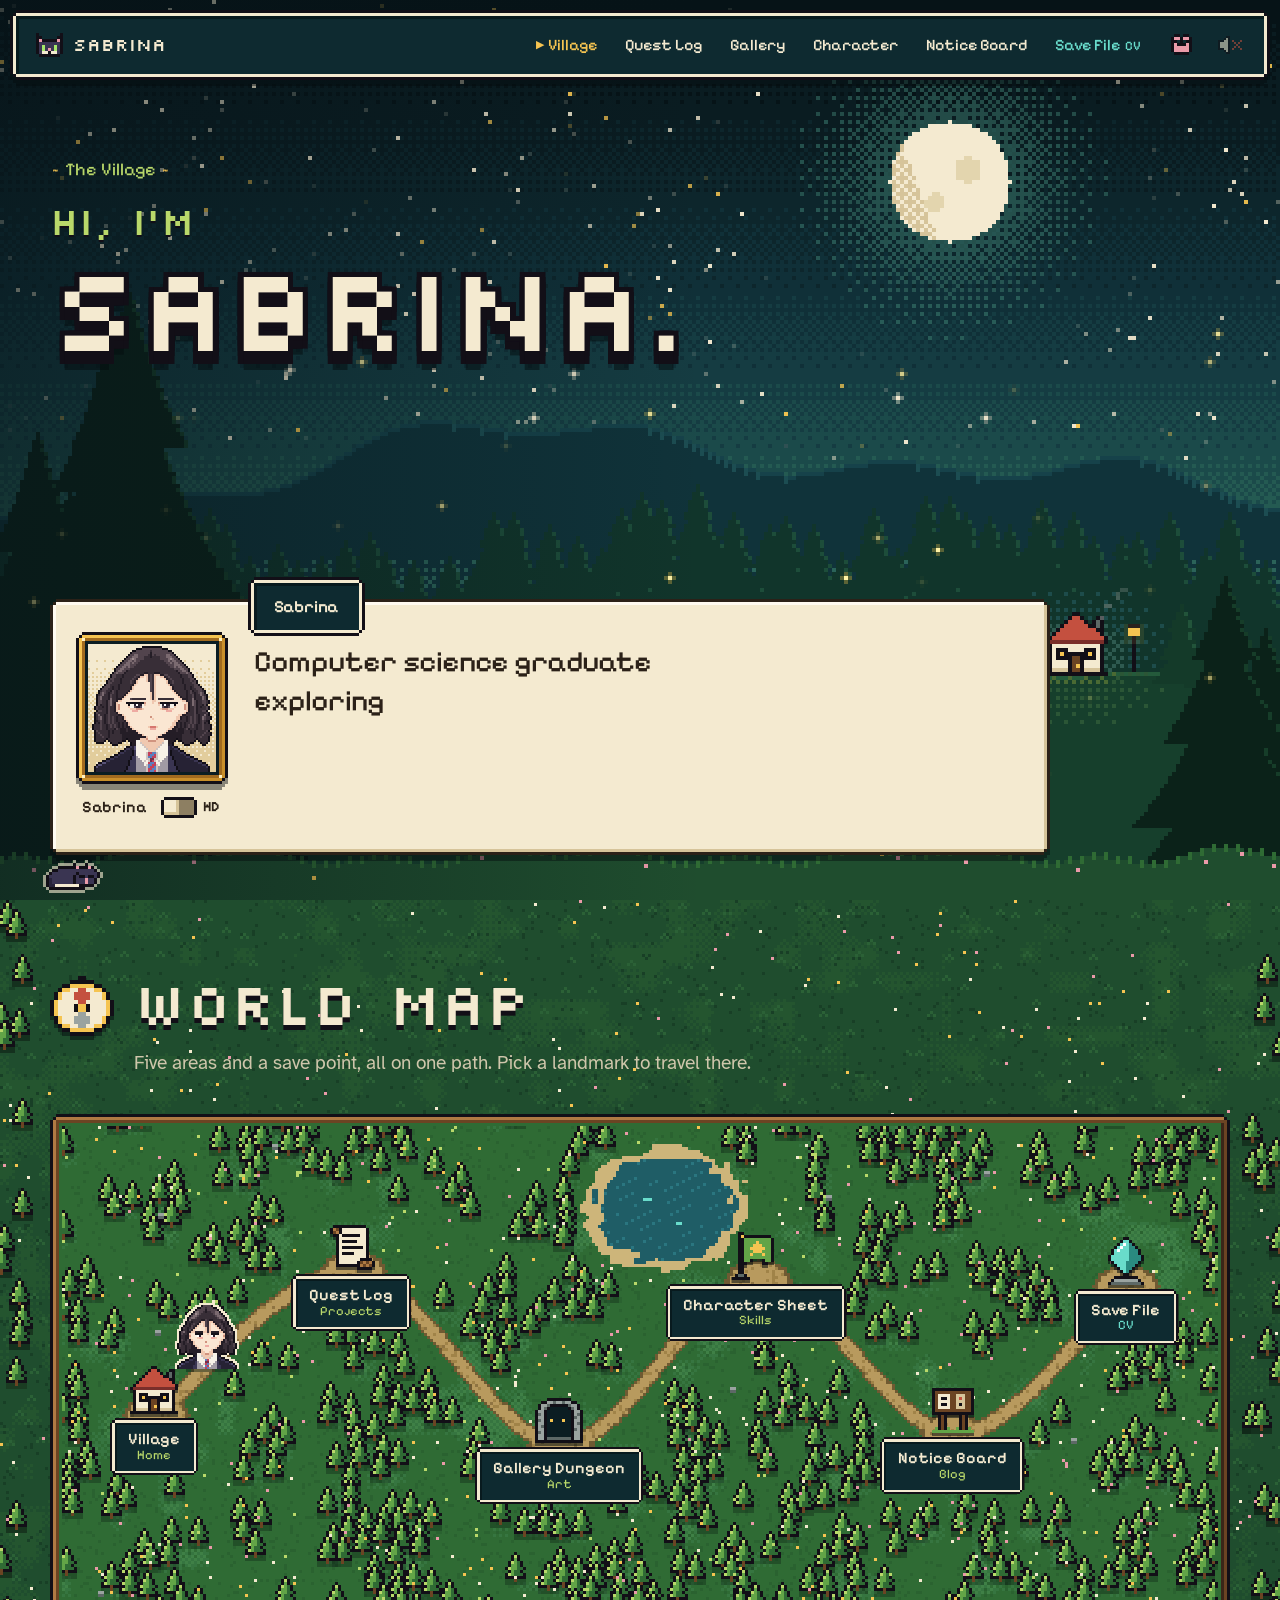
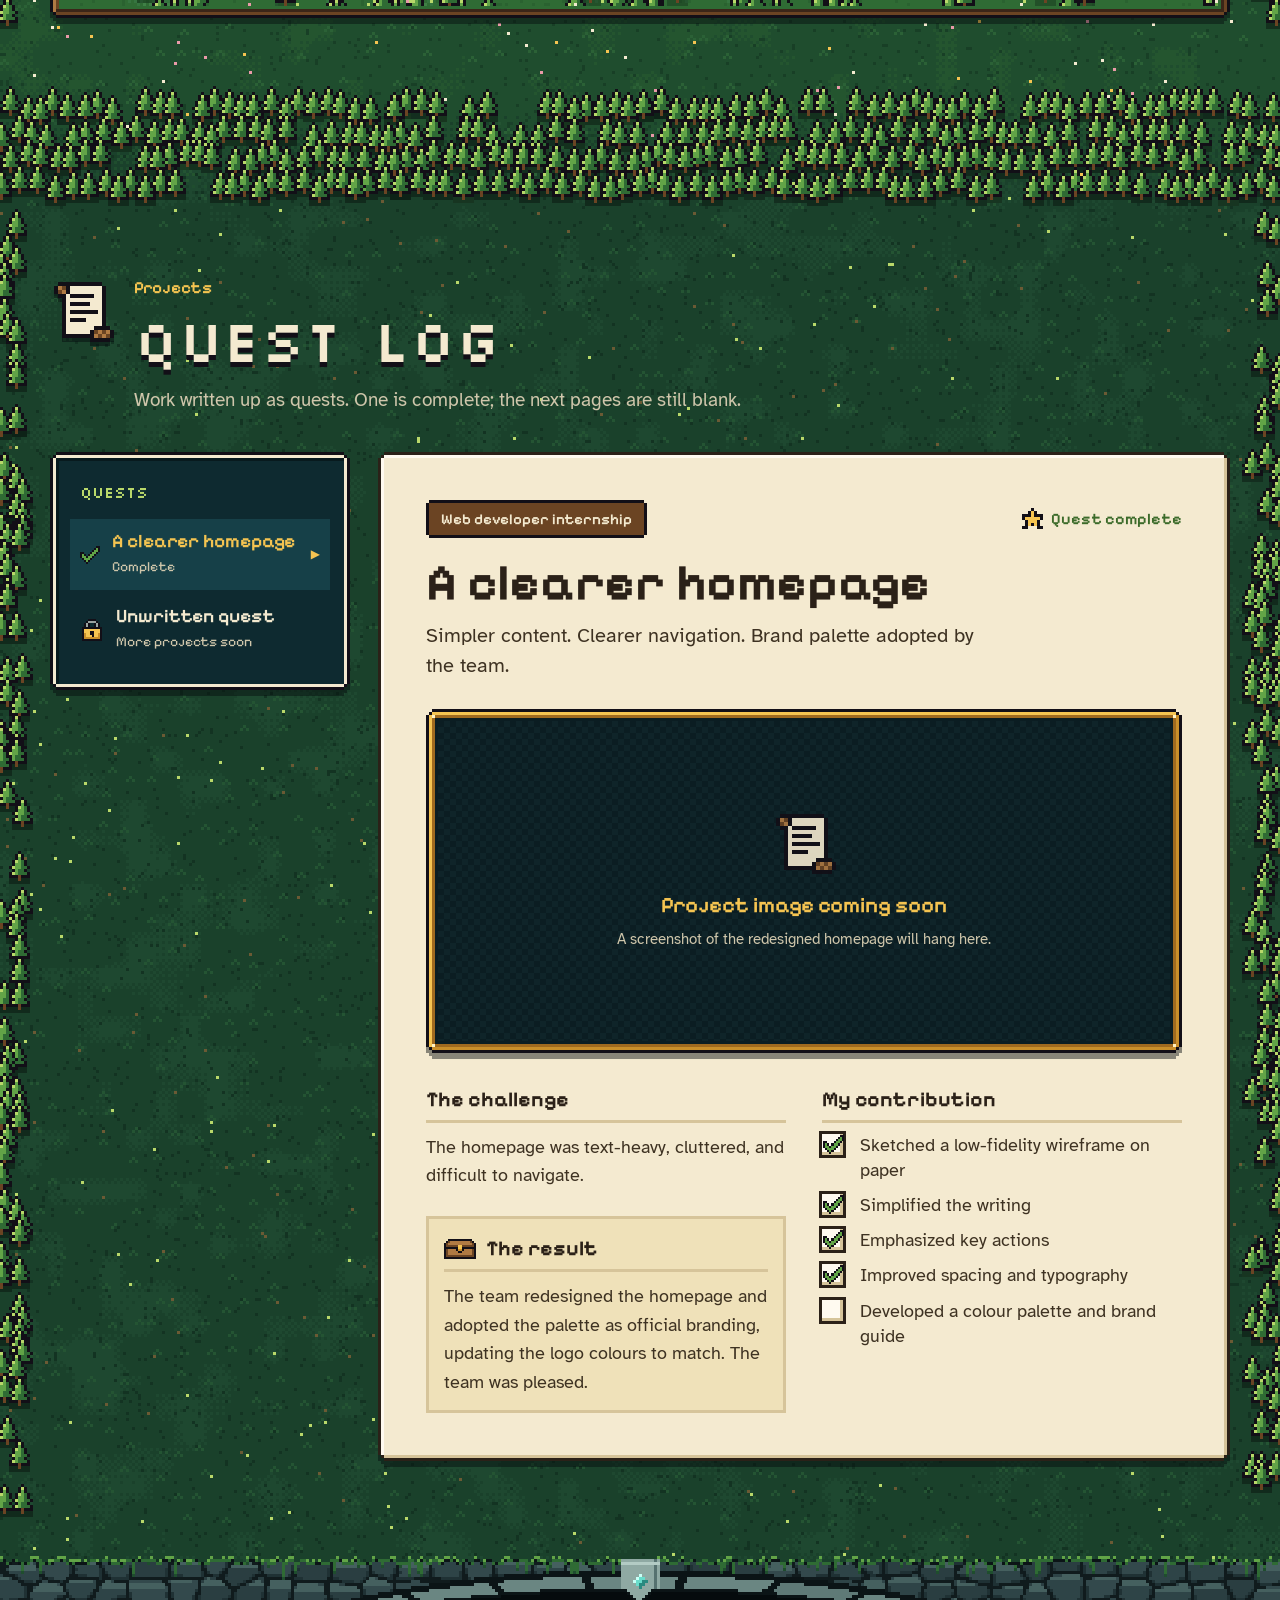
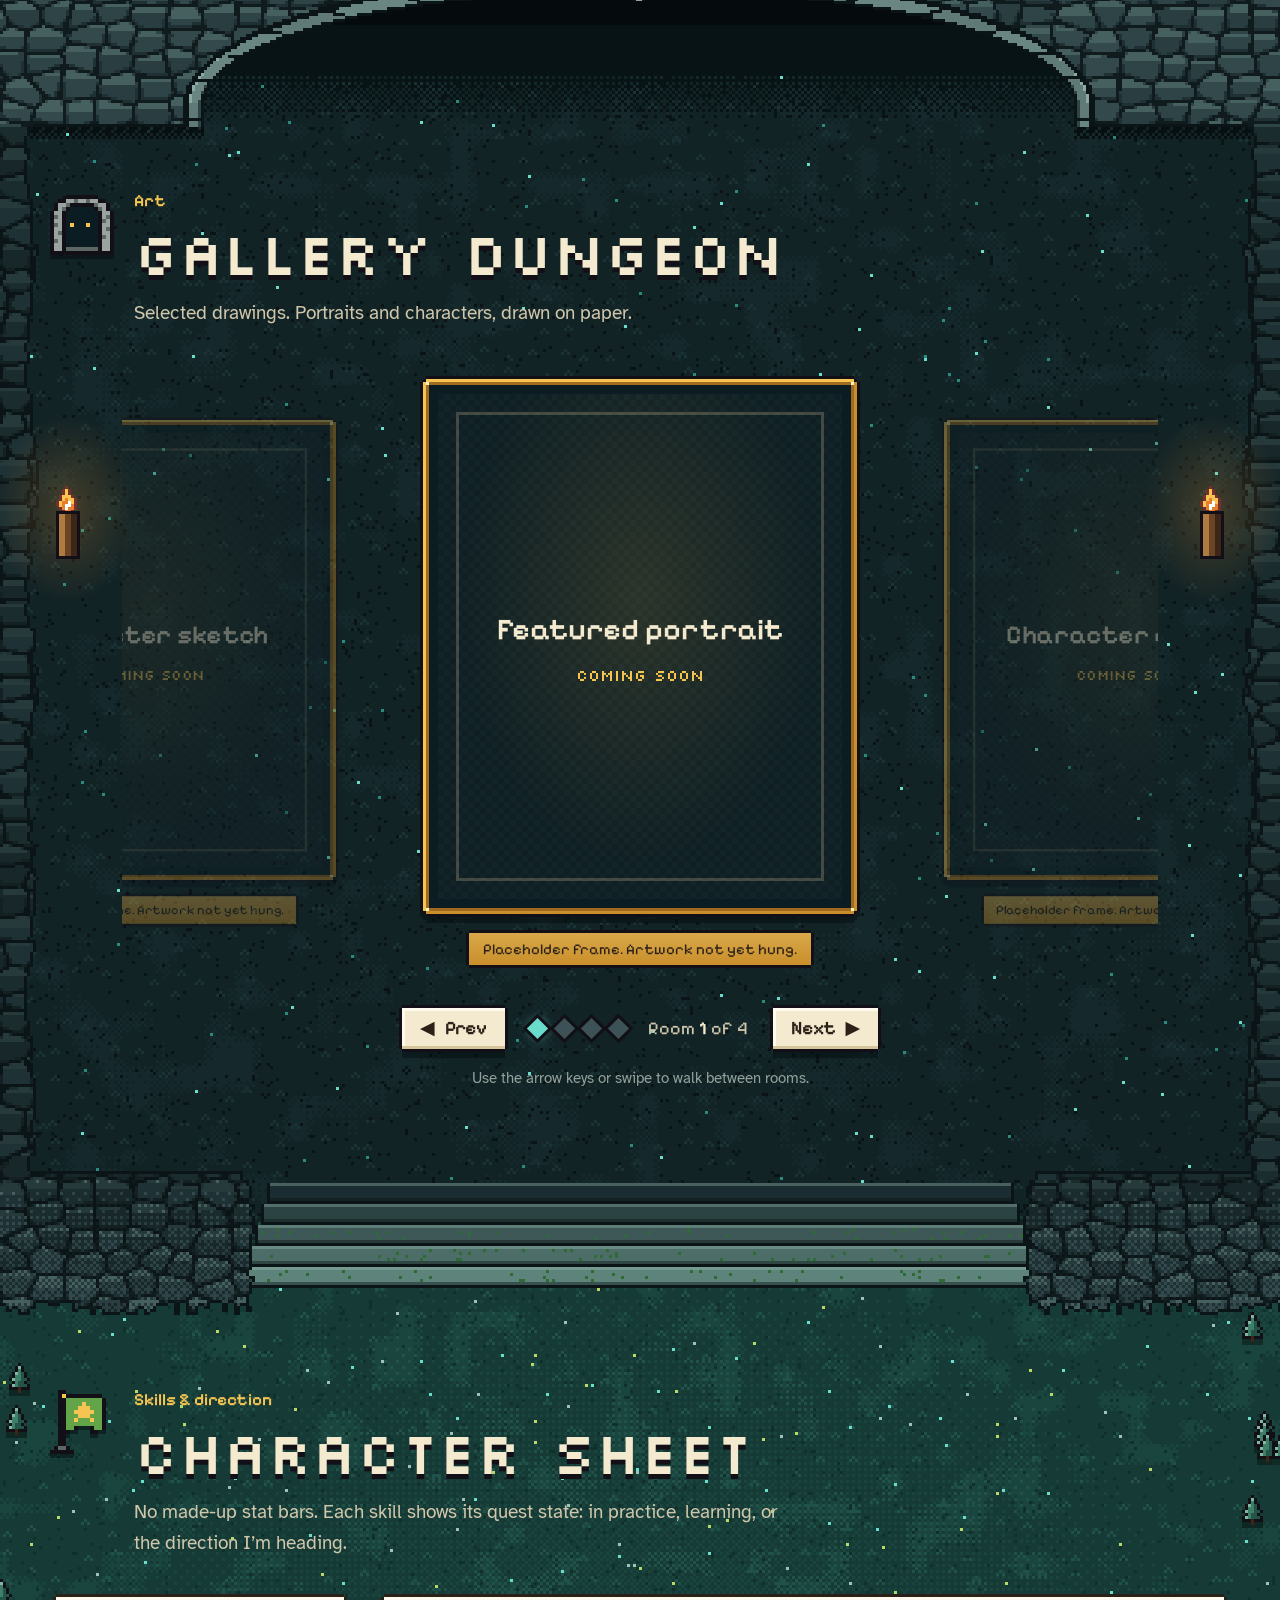
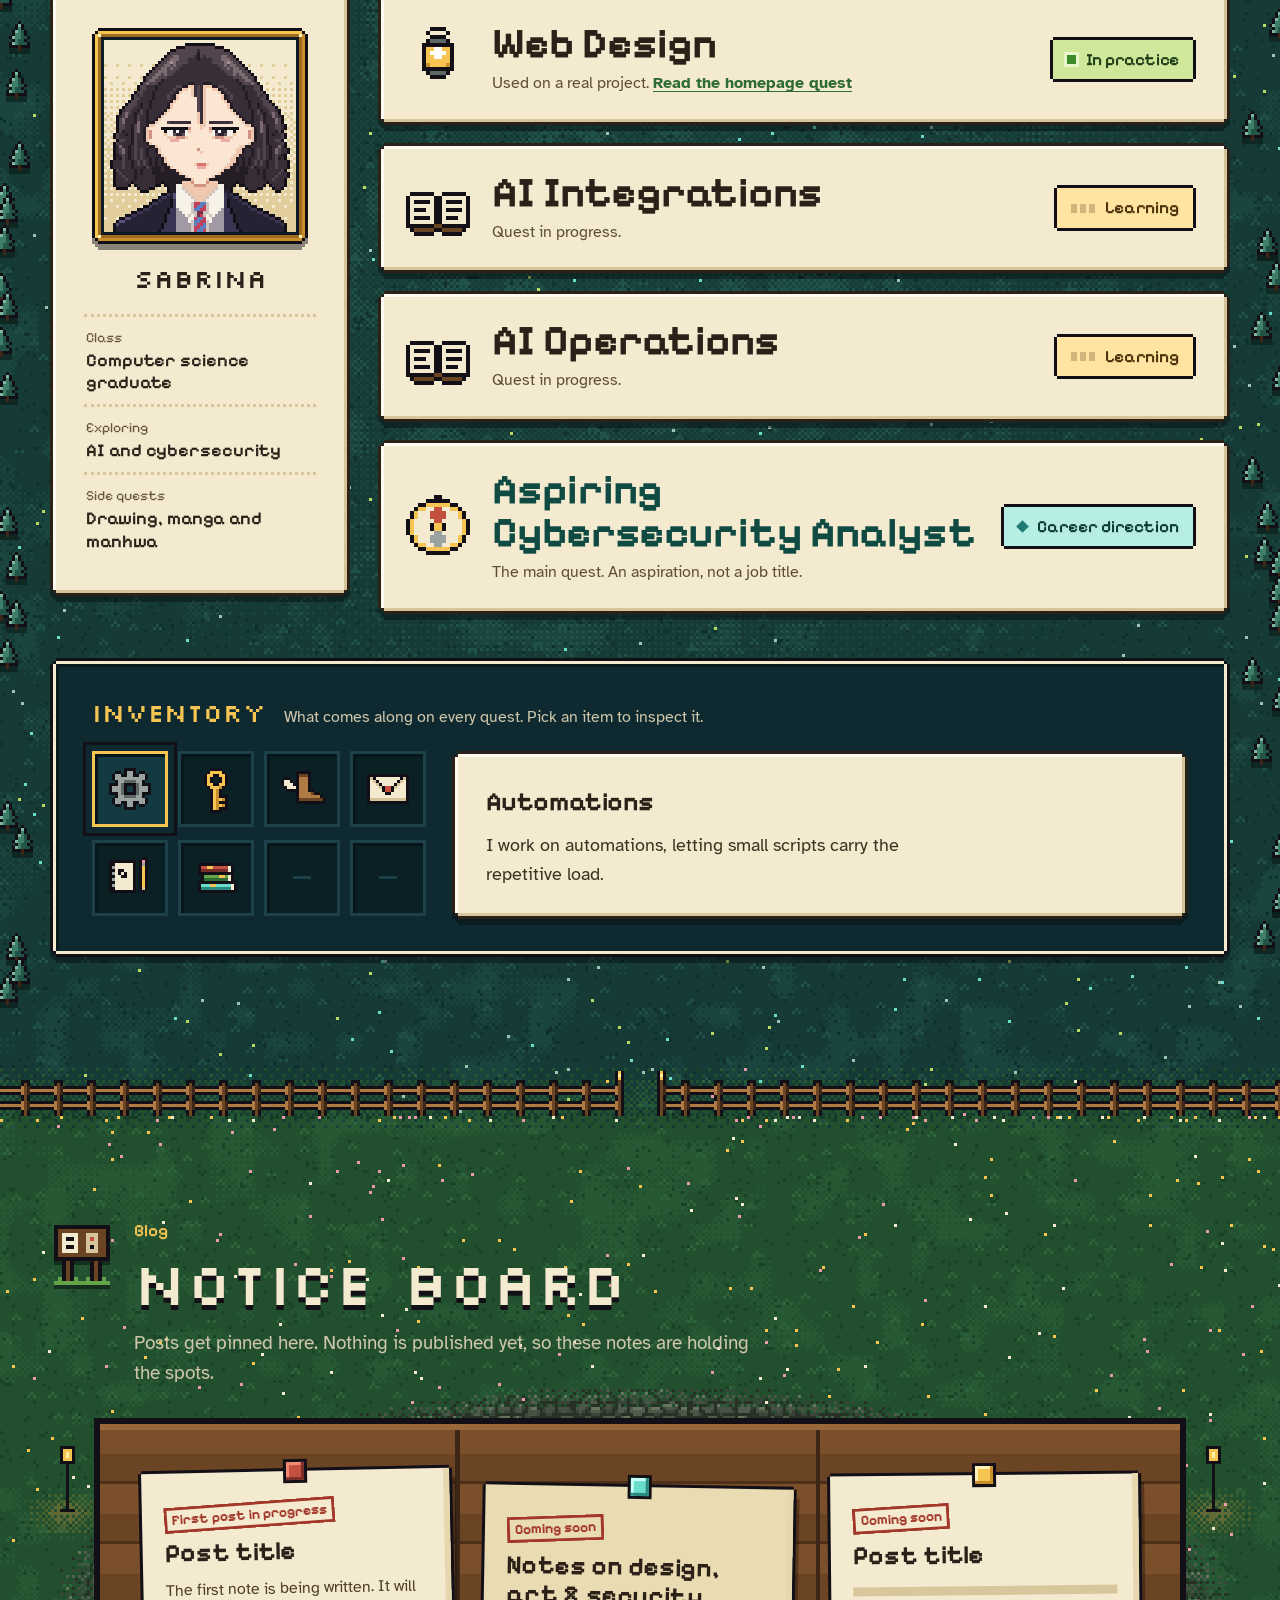
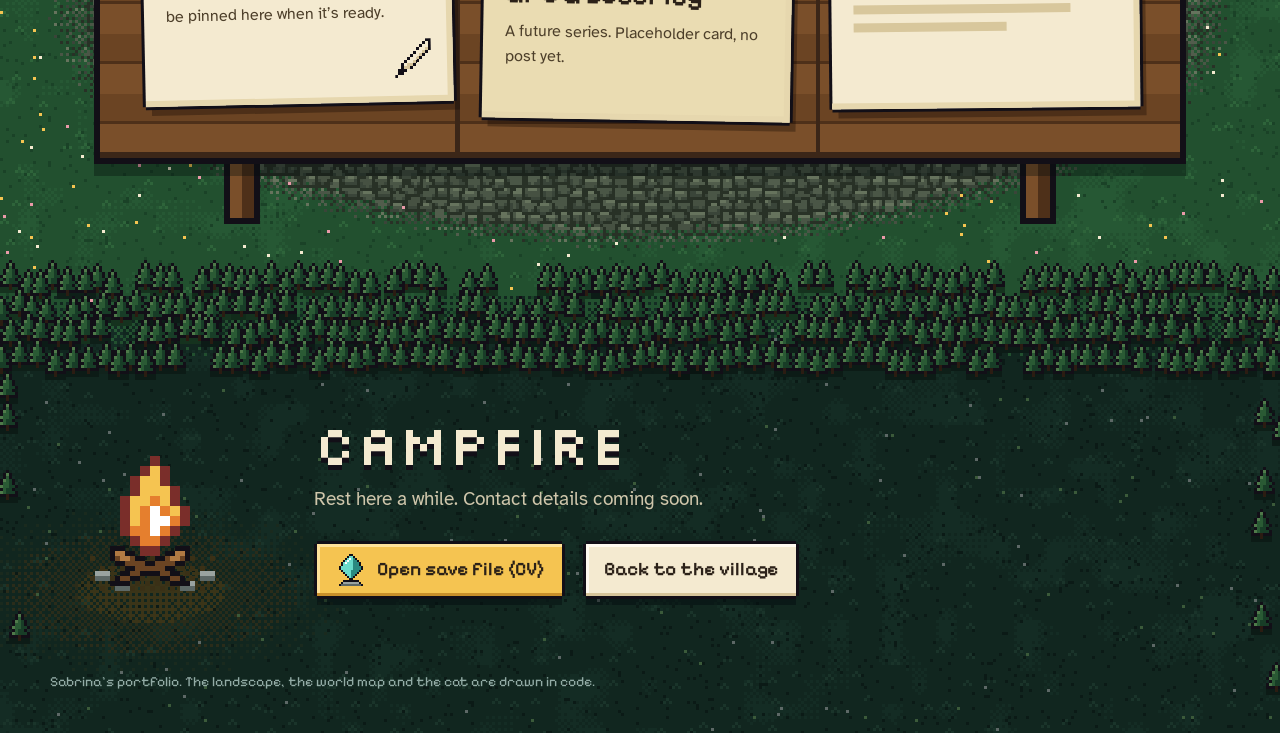
<file: site/index.html>
<!doctype html>
<html lang="en" class="no-js">
<head>
<meta charset="utf-8">
<meta name="viewport" content="width=device-width, initial-scale=1">
<meta name="robots" content="noindex,nofollow">
<title>Sabrina · Pixel Neko Quest</title>
<meta name="description" content="Sabrina’s portfolio: computer science graduate exploring AI and cybersecurity. A cozy pixel quest through projects, drawings and skills.">
<meta name="theme-color" content="#0b1d22">
<meta property="og:type" content="website">
<meta property="og:site_name" content="Sabrina · Pixel Neko Quest">
<meta property="og:title" content="Sabrina · Pixel Neko Quest">
<meta property="og:description" content="Sabrina’s portfolio: computer science graduate exploring AI and cybersecurity. A cozy pixel quest through projects, drawings and skills.">
<link rel="icon" href="assets/favicon.svg" type="image/svg+xml">
<link rel="preconnect" href="https://fonts.googleapis.com">
<link rel="preconnect" href="https://fonts.gstatic.com" crossorigin>
<link href="https://fonts.googleapis.com/css2?family=Atkinson+Hyperlegible:ital,wght@0,400;0,700;1,400&family=Pixelify+Sans:wght@400;500;600;700&family=Silkscreen:wght@400;700&display=swap" rel="stylesheet">
<link rel="stylesheet" href="style.css">
</head>
<body>
<a class="skip" href="#main">Skip to content</a>

<!-- ============ HUD / top menu ============ -->
<header class="hud" id="hud">
  <div class="hud__inner frame-dark">
    <a class="hud__brand" href="#home" aria-label="Sabrina, back to the village">
      <i class="spr" data-spr="catHead" aria-hidden="true"></i>
      <span>Sabrina</span>
    </a>
    <button class="hud__menu" type="button" aria-expanded="false" aria-controls="hudNav">
      <i class="spr" data-spr="compass" aria-hidden="true"></i><span>Map</span>
    </button>
    <nav class="hud__nav" id="hudNav" aria-label="Areas">
      <ul>
        <li><a href="#home" data-area="home"><i class="spr" data-spr="house" aria-hidden="true"></i><span>Village</span></a></li>
        <li><a href="#projects" data-area="projects"><i class="spr" data-spr="scroll" aria-hidden="true"></i><span>Quest Log</span></a></li>
        <li><a href="#art" data-area="art"><i class="spr" data-spr="gate" aria-hidden="true"></i><span>Gallery<span class="sr-only"> Dungeon</span></span></a></li>
        <li><a href="#skills" data-area="skills"><i class="spr" data-spr="banner" aria-hidden="true"></i><span>Character<span class="sr-only"> Sheet</span></span></a></li>
        <li><a href="#blog" data-area="blog"><i class="spr" data-spr="board" aria-hidden="true"></i><span>Notice Board</span></a></li>
        <li><a href="cv.html" class="is-save"><i class="spr" data-spr="crystal" aria-hidden="true"></i><span>Save File <small>CV</small></span></a></li>
      </ul>
    </nav>
    <button class="hud__cat" type="button" aria-pressed="true" title="Cat companion">
      <i class="spr" data-spr="paw" aria-hidden="true"></i><span class="sr-only">Cat companion</span><span class="hud__cat-state" aria-hidden="true">on</span>
    </button>
    <button class="hud__snd" type="button" aria-pressed="false" title="Sound effects: off (click to turn on)">
      <i class="spr" data-spr="sndOff" aria-hidden="true"></i><span class="sr-only">Sound effects</span><span class="hud__snd-state" aria-hidden="true">off</span>
    </button>
  </div>
</header>

<main id="main">

  <!-- ============ VILLAGE (home) ============ -->
  <section id="home" class="village" aria-labelledby="heroTitle">
    <div class="hero">
      <canvas class="landscape" id="heroScene" aria-hidden="true"></canvas>
      <div class="hero__veil" aria-hidden="true"></div>

      <div class="hero__title wrap">
        <p class="hero__area">The Village</p>
        <h1 id="heroTitle" class="title-pixel"><span class="t-small">Hi, I’m</span> <span class="t-big">Sabrina.</span></h1>
      </div>

      <div class="dlg wrap">
        <div class="dlg__box frame-cream">
          <figure class="party">
            <div class="party__frame frame-gold">
              <div class="portrait" data-portrait>
                <img class="portrait__px" src="assets/avatar/avatar-64.png" alt="pixel-art version of Sabrina’s avatar" width="64" height="64">
                <canvas aria-hidden="true" width="64" height="64"></canvas>
              </div>
            </div>
            <figcaption class="party__cap">
              <span class="party__name">Sabrina</span>
              <button class="hd-toggle" type="button" aria-pressed="false">
                <span class="hd-toggle__track" aria-hidden="true"><span class="hd-toggle__knob"></span></span>
                <span class="hd-toggle__label">HD<span class="sr-only"> portrait</span></span>
              </button>
            </figcaption>
          </figure>

          <div class="dlg__body">
            <p class="dlg__tag" aria-hidden="true">Sabrina</p>
            <p class="dlg__text" data-type>Computer science graduate exploring AI and cybersecurity.</p>
            <p class="dlg__ask">Where shall we go first?</p>
            <ul class="dlg__choices" aria-label="Choose a path">
              <li><a class="choice" href="#projects">Explore my work</a></li>
              <li><a class="choice" href="#art">See my drawings</a></li>
            </ul>
            <a class="dlg__next" href="#map" aria-label="Continue to the world map"><span aria-hidden="true">▼</span></a>
          </div>
        </div>
      </div>
    </div>

    <!-- world map -->
    <div class="worldmap wrap" id="map">
      <div class="area-head">
        <i class="spr area-head__icon" data-spr="compass" aria-hidden="true"></i>
        <div>
          <h2 class="title-pixel">World Map</h2>
          <p class="area-head__lead">Five areas and a save point, all on one path. Pick a landmark to travel there.</p>
        </div>
      </div>
      <div class="map frame-wood">
        <canvas class="map__terrain" aria-hidden="true"></canvas>
        <ol class="map__nodes" aria-label="Landmarks">
          <li><a href="#home" class="node" data-node="0"><i class="spr" data-spr="house" aria-hidden="true"></i><span class="node__plate"><b>Village</b><small>Home</small></span></a></li>
          <li><a href="#projects" class="node" data-node="1"><i class="spr" data-spr="scroll" aria-hidden="true"></i><span class="node__plate"><b>Quest Log</b><small>Projects</small></span></a></li>
          <li><a href="#art" class="node" data-node="2"><i class="spr" data-spr="gate" aria-hidden="true"></i><span class="node__plate"><b>Gallery Dungeon</b><small>Art</small></span></a></li>
          <li><a href="#skills" class="node" data-node="3"><i class="spr" data-spr="banner" aria-hidden="true"></i><span class="node__plate"><b>Character Sheet</b><small>Skills</small></span></a></li>
          <li><a href="#blog" class="node" data-node="4"><i class="spr" data-spr="board" aria-hidden="true"></i><span class="node__plate"><b>Notice Board</b><small>Blog</small></span></a></li>
          <li><a href="cv.html" class="node node--save" data-node="5"><i class="spr" data-spr="crystal" aria-hidden="true"></i><span class="node__plate"><b>Save File</b><small>CV</small></span></a></li>
        </ol>
      </div>
    </div>
  </section>

  <!-- ============ QUEST LOG (projects) ============ -->
  <section id="projects" class="area area--quest" aria-labelledby="projectsTitle">
    <div class="wrap">
      <div class="area-head">
        <i class="spr area-head__icon" data-spr="scroll" aria-hidden="true"></i>
        <div>
          <p class="area-head__real">Projects</p>
          <h2 id="projectsTitle" class="title-pixel">Quest Log</h2>
          <p class="area-head__lead">Work written up as quests. One is complete; the next pages are still blank.</p>
        </div>
      </div>

      <div class="quests">
        <div class="quests__list frame-dark" role="tablist" aria-label="Quests" aria-orientation="vertical">
          <p class="quests__heading" aria-hidden="true">Quests</p>
          <button class="qtab" role="tab" id="qt-1" aria-controls="qp-1" aria-selected="true">
            <i class="spr" data-spr="check" aria-hidden="true"></i>
            <span><b>A clearer homepage</b><small>Complete</small></span>
          </button>
          <button class="qtab" role="tab" id="qt-2" aria-controls="qp-2" aria-selected="false" tabindex="-1">
            <i class="spr" data-spr="lock" aria-hidden="true"></i>
            <span><b>Unwritten quest</b><small>More projects soon</small></span>
          </button>
        </div>

        <article class="quest frame-cream" role="tabpanel" id="qp-1" aria-labelledby="qt-1">
          <header class="quest__head">
            <p class="quest__label">Web developer internship</p>
            <p class="quest__status"><i class="spr" data-spr="star" aria-hidden="true"></i>Quest complete</p>
          </header>
          <h3 class="quest__title">A clearer homepage</h3>
          <p class="quest__summary">Simpler content. Clearer navigation. Brand palette adopted by the team.</p>

          <figure class="shot frame-gold">
            <div class="shot__inner">
              <i class="spr" data-spr="scroll" aria-hidden="true"></i>
              <figcaption><b>Project image coming soon</b><span>A screenshot of the redesigned homepage will hang here.</span></figcaption>
            </div>
          </figure>

          <div class="quest__grid">
            <section class="qblock qblock--brief">
              <h4>The challenge</h4>
              <p>The homepage was text-heavy, cluttered, and difficult to navigate.</p>
            </section>
            <section class="qblock qblock--obj">
              <h4>My contribution</h4>
              <ul class="objectives" data-objectives>
                <li>Sketched a low-fidelity wireframe on paper</li>
                <li>Simplified the writing</li>
                <li>Emphasized key actions</li>
                <li>Improved spacing and typography</li>
                <li>Developed a colour palette and brand guide</li>
              </ul>
            </section>
            <section class="qblock qblock--reward">
              <h4><i class="spr" data-spr="chest" aria-hidden="true"></i>The result</h4>
              <p>The team redesigned the homepage and adopted the palette as official branding, updating the logo colours to match. The team was pleased.</p>
            </section>
          </div>
        </article>

        <article class="quest quest--locked frame-cream" role="tabpanel" id="qp-2" aria-labelledby="qt-2">
          <i class="spr" data-spr="lock" aria-hidden="true"></i>
          <h3 class="quest__title">This page is still blank</h3>
          <p>More projects soon. New quests get written here as they’re finished.</p>
        </article>
      </div>
    </div>
  </section>

  <!-- ============ GALLERY DUNGEON (art) ============ -->
  <section id="art" class="area area--dungeon" aria-labelledby="artTitle">
    <div class="wrap">
      <div class="area-head">
        <i class="spr area-head__icon" data-spr="gate" aria-hidden="true"></i>
        <div>
          <p class="area-head__real">Art</p>
          <h2 id="artTitle" class="title-pixel">Gallery Dungeon</h2>
          <p class="area-head__lead">Selected drawings. Portraits and characters, drawn on paper.</p>
        </div>
      </div>

      <div class="gallery" data-carousel role="region" aria-roledescription="carousel" aria-label="Drawings" tabindex="0">
        <div class="torch torch--l" aria-hidden="true"><i class="flame"></i></div>
        <div class="torch torch--r" aria-hidden="true"><i class="flame"></i></div>
        <div class="gallery__viewport">
          <ol class="gallery__track">
            <li class="slide" aria-roledescription="slide" aria-label="1 of 4">
              <div class="slide__frame frame-gold"><div class="slide__canvas"><span class="slide__kind">Featured portrait</span><span class="slide__soon">coming soon</span></div></div>
              <p class="slide__plate">Placeholder frame. Artwork not yet hung.</p>
            </li>
            <li class="slide" aria-roledescription="slide" aria-label="2 of 4">
              <div class="slide__frame frame-gold"><div class="slide__canvas"><span class="slide__kind">Character drawing</span><span class="slide__soon">coming soon</span></div></div>
              <p class="slide__plate">Placeholder frame. Artwork not yet hung.</p>
            </li>
            <li class="slide" aria-roledescription="slide" aria-label="3 of 4">
              <div class="slide__frame frame-gold"><div class="slide__canvas"><span class="slide__kind">Portrait study</span><span class="slide__soon">coming soon</span></div></div>
              <p class="slide__plate">Placeholder frame. Artwork not yet hung.</p>
            </li>
            <li class="slide" aria-roledescription="slide" aria-label="4 of 4">
              <div class="slide__frame frame-gold"><div class="slide__canvas"><span class="slide__kind">Character sketch</span><span class="slide__soon">coming soon</span></div></div>
              <p class="slide__plate">Placeholder frame. Artwork not yet hung.</p>
            </li>
          </ol>
        </div>
        <div class="gallery__controls">
          <button class="pbtn" type="button" data-prev aria-label="Previous drawing"><span aria-hidden="true">◀</span> Prev</button>
          <div class="gallery__dots" aria-hidden="true"></div>
          <p class="gallery__count" aria-live="polite">Room <b data-count>1</b> of 4<span class="sr-only" data-count-name></span></p>
          <button class="pbtn" type="button" data-next aria-label="Next drawing">Next <span aria-hidden="true">▶</span></button>
        </div>
        <p class="gallery__hint">Use the arrow keys or swipe to walk between rooms.</p>
      </div>
    </div>
  </section>

  <!-- ============ CHARACTER SHEET (skills) ============ -->
  <section id="skills" class="area area--sheet" aria-labelledby="skillsTitle">
    <div class="wrap">
      <div class="area-head">
        <i class="spr area-head__icon" data-spr="banner" aria-hidden="true"></i>
        <div>
          <p class="area-head__real">Skills &amp; direction</p>
          <h2 id="skillsTitle" class="title-pixel">Character Sheet</h2>
          <p class="area-head__lead">No made-up stat bars. Each skill shows its quest state: in practice, learning, or the direction I’m heading.</p>
        </div>
      </div>

      <div class="sheet">
        <aside class="card frame-cream" aria-label="Character card">
          <div class="card__portrait frame-gold">
            <div class="portrait portrait--x3" data-portrait>
              <img class="portrait__px" src="assets/avatar/avatar-64.png" alt="" width="64" height="64">
              <canvas aria-hidden="true" width="64" height="64"></canvas>
            </div>
          </div>
          <p class="card__name">Sabrina</p>
          <dl class="card__stats">
            <div><dt>Class</dt><dd>Computer science graduate</dd></div>
            <div><dt>Exploring</dt><dd>AI and cybersecurity</dd></div>
            <div><dt>Side quests</dt><dd>Drawing, manga and manhwa</dd></div>
          </dl>
        </aside>

        <ol class="skills">
          <li class="skill skill--practice frame-cream">
            <i class="spr skill__icon" data-spr="lantern" aria-hidden="true"></i>
            <div class="skill__body">
              <h3 class="skill__name">Web Design</h3>
              <p class="skill__note">Used on a real project. <a href="#projects">Read the homepage quest</a></p>
            </div>
            <p class="state state--practice"><span class="state__dot" aria-hidden="true"></span>In practice</p>
          </li>
          <li class="skill skill--learning frame-cream">
            <i class="spr skill__icon" data-spr="book" aria-hidden="true"></i>
            <div class="skill__body">
              <h3 class="skill__name">AI Integrations</h3>
              <p class="skill__note">Quest in progress.</p>
            </div>
            <p class="state state--learning"><span class="state__pips" aria-hidden="true"><i></i><i></i><i></i></span>Learning</p>
          </li>
          <li class="skill skill--learning frame-cream">
            <i class="spr skill__icon" data-spr="book" aria-hidden="true"></i>
            <div class="skill__body">
              <h3 class="skill__name">AI Operations</h3>
              <p class="skill__note">Quest in progress.</p>
            </div>
            <p class="state state--learning"><span class="state__pips" aria-hidden="true"><i></i><i></i><i></i></span>Learning</p>
          </li>
          <li class="skill skill--direction frame-cream">
            <i class="spr skill__icon" data-spr="compass" aria-hidden="true"></i>
            <div class="skill__body">
              <h3 class="skill__name">Aspiring Cybersecurity Analyst</h3>
              <p class="skill__note">The main quest. An aspiration, not a job title.</p>
            </div>
            <p class="state state--direction"><span class="state__dot" aria-hidden="true"></span>Career direction</p>
          </li>
        </ol>
      </div>

      <div class="inventory frame-dark">
        <div class="inventory__head">
          <h3>Inventory</h3>
          <p>What comes along on every quest. Pick an item to inspect it.</p>
        </div>
        <div class="inventory__body">
          <ul class="inv-grid" role="listbox" aria-label="Inventory items" data-inventory>
            <li role="option" tabindex="0" aria-selected="true" data-name="Automations" data-desc="I work on automations, letting small scripts carry the repetitive load."><i class="spr" data-spr="gear" aria-hidden="true"></i><span class="sr-only">Automations</span></li>
            <li role="option" tabindex="-1" aria-selected="false" data-name="Creative problem solving" data-desc="A key for doors that look locked. Finding a simpler way through a messy problem."><i class="spr" data-spr="key" aria-hidden="true"></i><span class="sr-only">Creative problem solving</span></li>
            <li role="option" tabindex="-1" aria-selected="false" data-name="Quick learning" data-desc="Winged boots. New tools and ideas get picked up fast."><i class="spr" data-spr="boots" aria-hidden="true"></i><span class="sr-only">Quick learning</span></li>
            <li role="option" tabindex="-1" aria-selected="false" data-name="Communication" data-desc="A sealed letter. Clear words, plain writing, and keeping the team in the loop."><i class="spr" data-spr="letter" aria-hidden="true"></i><span class="sr-only">Communication</span></li>
            <li role="option" tabindex="-1" aria-selected="false" data-name="Sketchbook" data-desc="Portraits and characters, drawn on paper. Pages will hang in the Gallery Dungeon."><i class="spr" data-spr="sketchbook" aria-hidden="true"></i><span class="sr-only">Sketchbook</span></li>
            <li role="option" tabindex="-1" aria-selected="false" data-name="Manga and manhwa" data-desc="Always a volume in the bag. I read manga and manhwa."><i class="spr" data-spr="books" aria-hidden="true"></i><span class="sr-only">Manga and manhwa</span></li>
            <li role="option" tabindex="-1" aria-selected="false" data-name="Empty slot" data-desc="Room for whatever the next quest hands over." class="is-empty"><span class="sr-only">Empty slot</span></li>
            <li role="option" tabindex="-1" aria-selected="false" data-name="Empty slot" data-desc="Room for whatever the next quest hands over." class="is-empty"><span class="sr-only">Empty slot</span></li>
          </ul>
          <div class="inv-info frame-cream" aria-live="polite">
            <p class="inv-info__name" data-inv-name>Automations</p>
            <p class="inv-info__desc" data-inv-desc>I work on automations, letting small scripts carry the repetitive load.</p>
          </div>
        </div>
      </div>
    </div>
  </section>

  <!-- ============ NOTICE BOARD (blog) ============ -->
  <section id="blog" class="area area--board" aria-labelledby="blogTitle">
    <div class="wrap">
      <div class="area-head">
        <i class="spr area-head__icon" data-spr="board" aria-hidden="true"></i>
        <div>
          <p class="area-head__real">Blog</p>
          <h2 id="blogTitle" class="title-pixel">Notice Board</h2>
          <p class="area-head__lead">Posts get pinned here. Nothing is published yet, so these notes are holding the spots.</p>
        </div>
      </div>

      <div class="board">
        <div class="board__planks">
          <article class="note note--a">
            <span class="note__pin" aria-hidden="true"></span>
            <p class="note__stamp">First post in progress</p>
            <h3 class="note__title">Post title</h3>
            <p class="note__text">The first note is being written. It will be pinned here when it’s ready.</p>
            <i class="spr note__quill" data-spr="quill" aria-hidden="true"></i>
          </article>
          <article class="note note--b">
            <span class="note__pin" aria-hidden="true"></span>
            <p class="note__stamp">Coming soon</p>
            <h3 class="note__title">Notes on design, art &amp; security</h3>
            <p class="note__text">A future series. Placeholder card, no post yet.</p>
          </article>
          <article class="note note--c">
            <span class="note__pin" aria-hidden="true"></span>
            <p class="note__stamp">Coming soon</p>
            <h3 class="note__title">Post title</h3>
            <div class="note__lines" aria-hidden="true"><i></i><i></i><i></i></div>
            <p class="sr-only">Placeholder card, no post yet.</p>
          </article>
        </div>
        <div class="board__legs" aria-hidden="true"><i></i><i></i></div>
      </div>
    </div>
  </section>
</main>

<!-- ============ CAMPFIRE (footer) ============ -->
<footer id="contact" class="camp" aria-labelledby="campTitle">
  <div class="wrap camp__inner">
    <canvas class="campfire" width="40" height="36" aria-hidden="true"></canvas>
    <div class="camp__text">
      <h2 id="campTitle" class="title-pixel">Campfire</h2>
      <p>Rest here a while. Contact details coming soon.</p>
      <div class="camp__actions">
        <a class="pbtn pbtn--gold" href="cv.html"><i class="spr" data-spr="crystal" aria-hidden="true"></i>Open save file (CV)</a>
        <a class="pbtn" href="#home">Back to the village</a>
      </div>
    </div>
  </div>
  <p class="camp__credits wrap">Sabrina’s portfolio. The landscape, the world map and the cat are drawn in code.</p>
</footer>

<div class="area-banner frame-dark" aria-hidden="true"><small>Now entering</small><b data-banner-name></b></div>

<div class="trail" aria-hidden="true">
  <div class="trail__you"><i class="spr trail__avatar" data-avatar="tiny"></i><span class="trail__plate">You are here</span></div>
</div>

<script src="sprites.js"></script>
<script src="assets/avatar/avatar.js"></script>
<script src="main.js"></script>
</body>
</html>
</file>
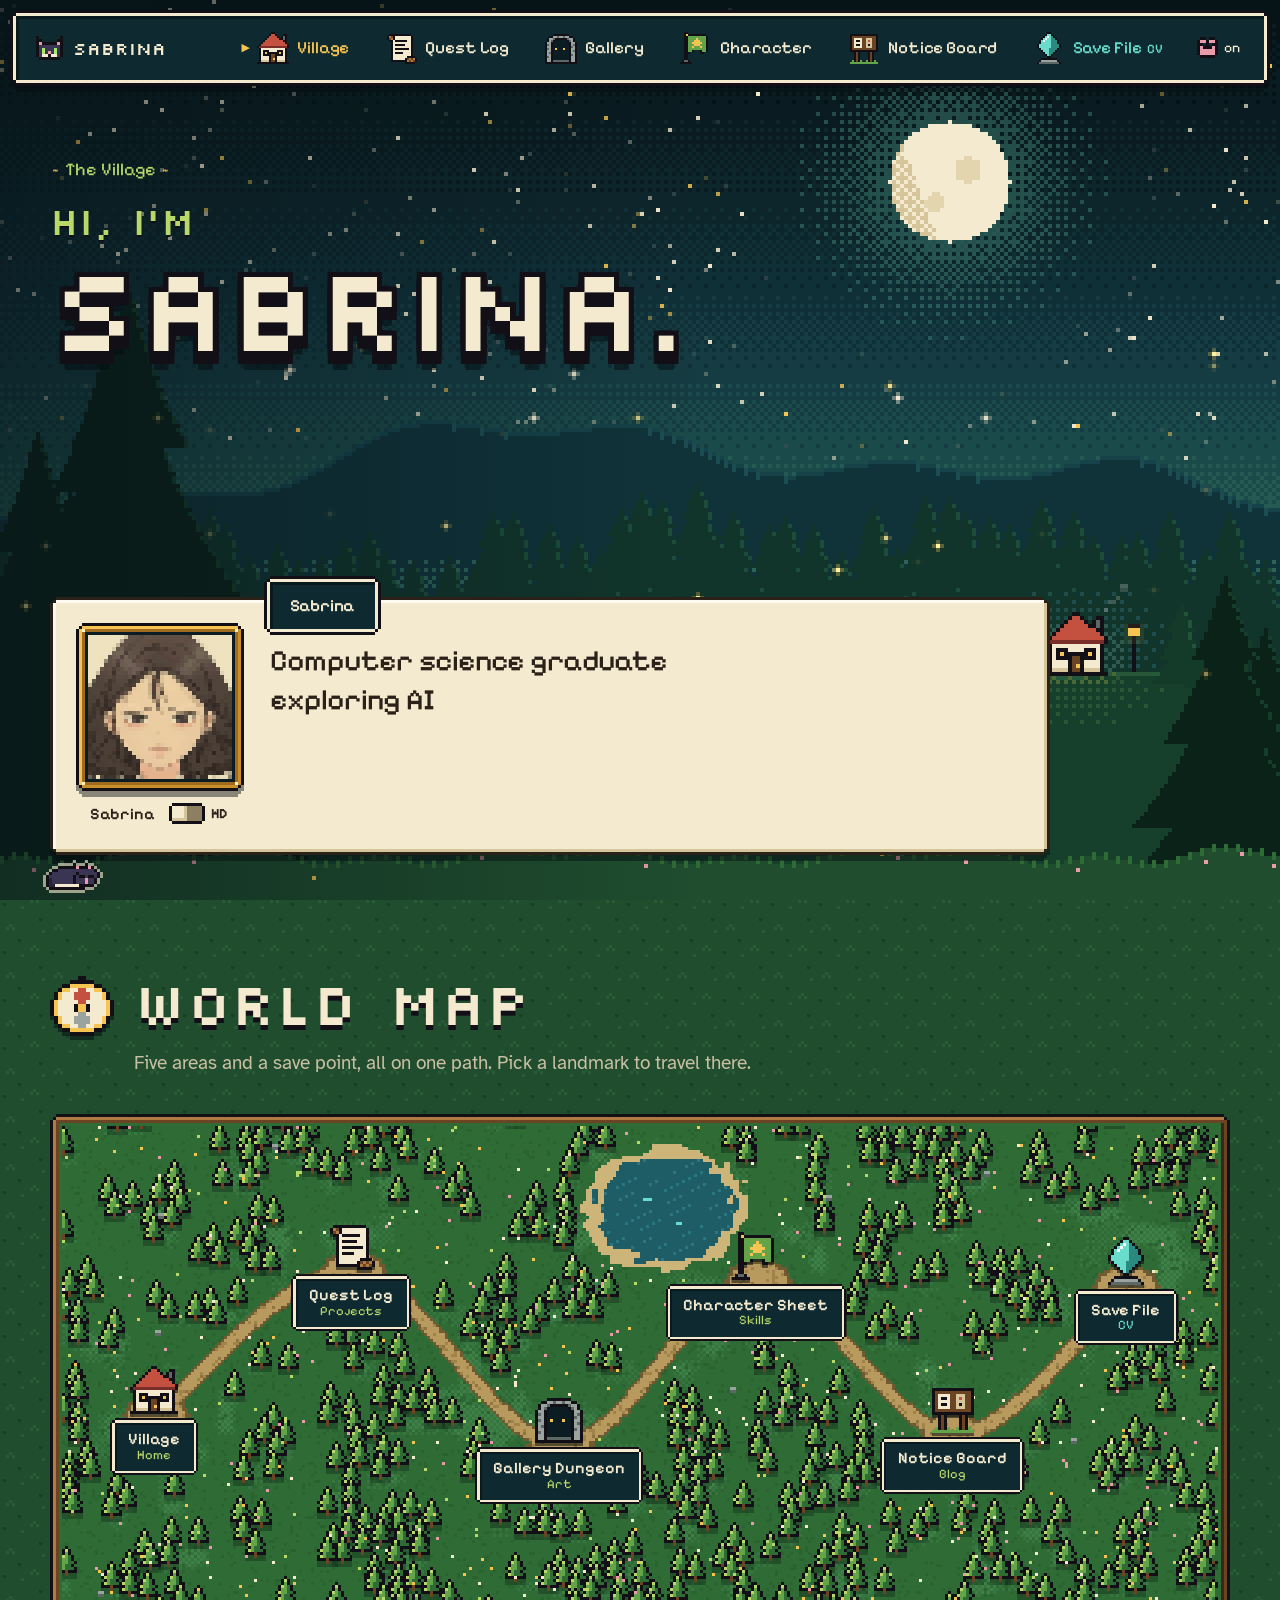
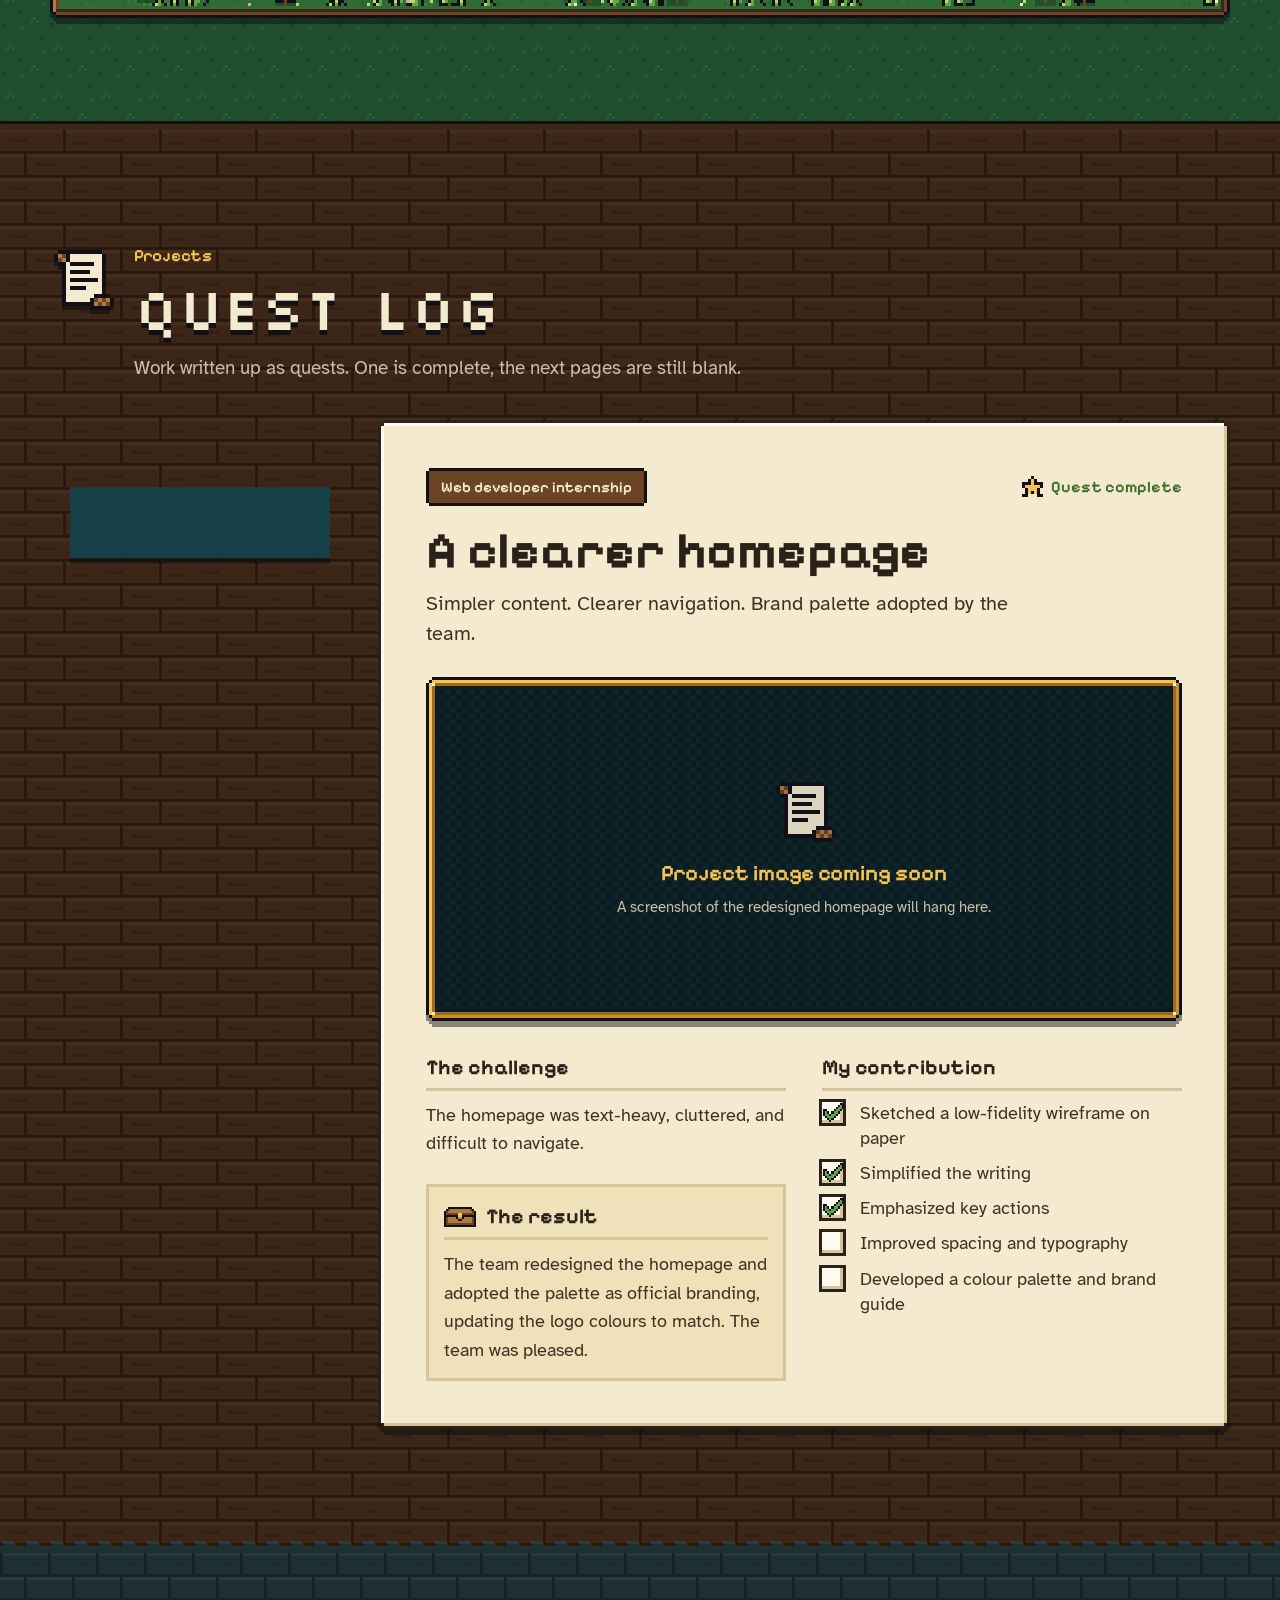
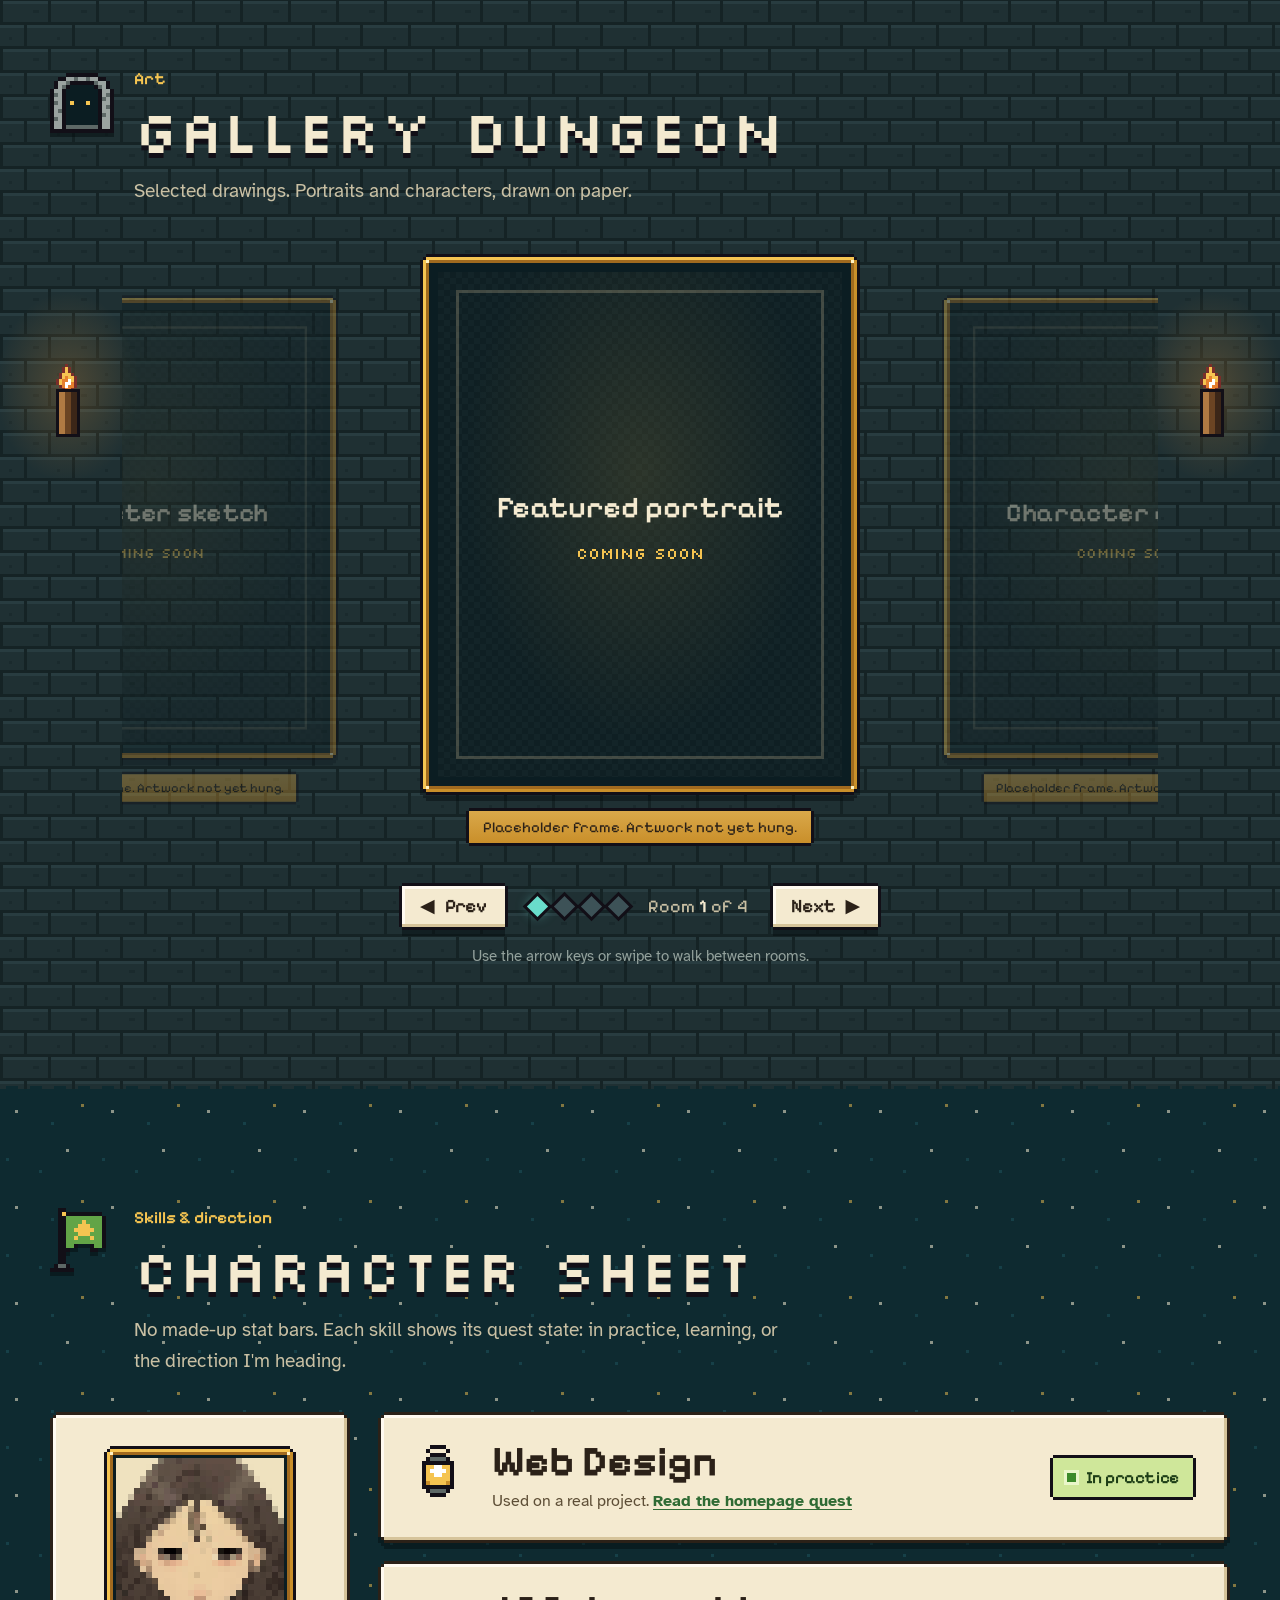
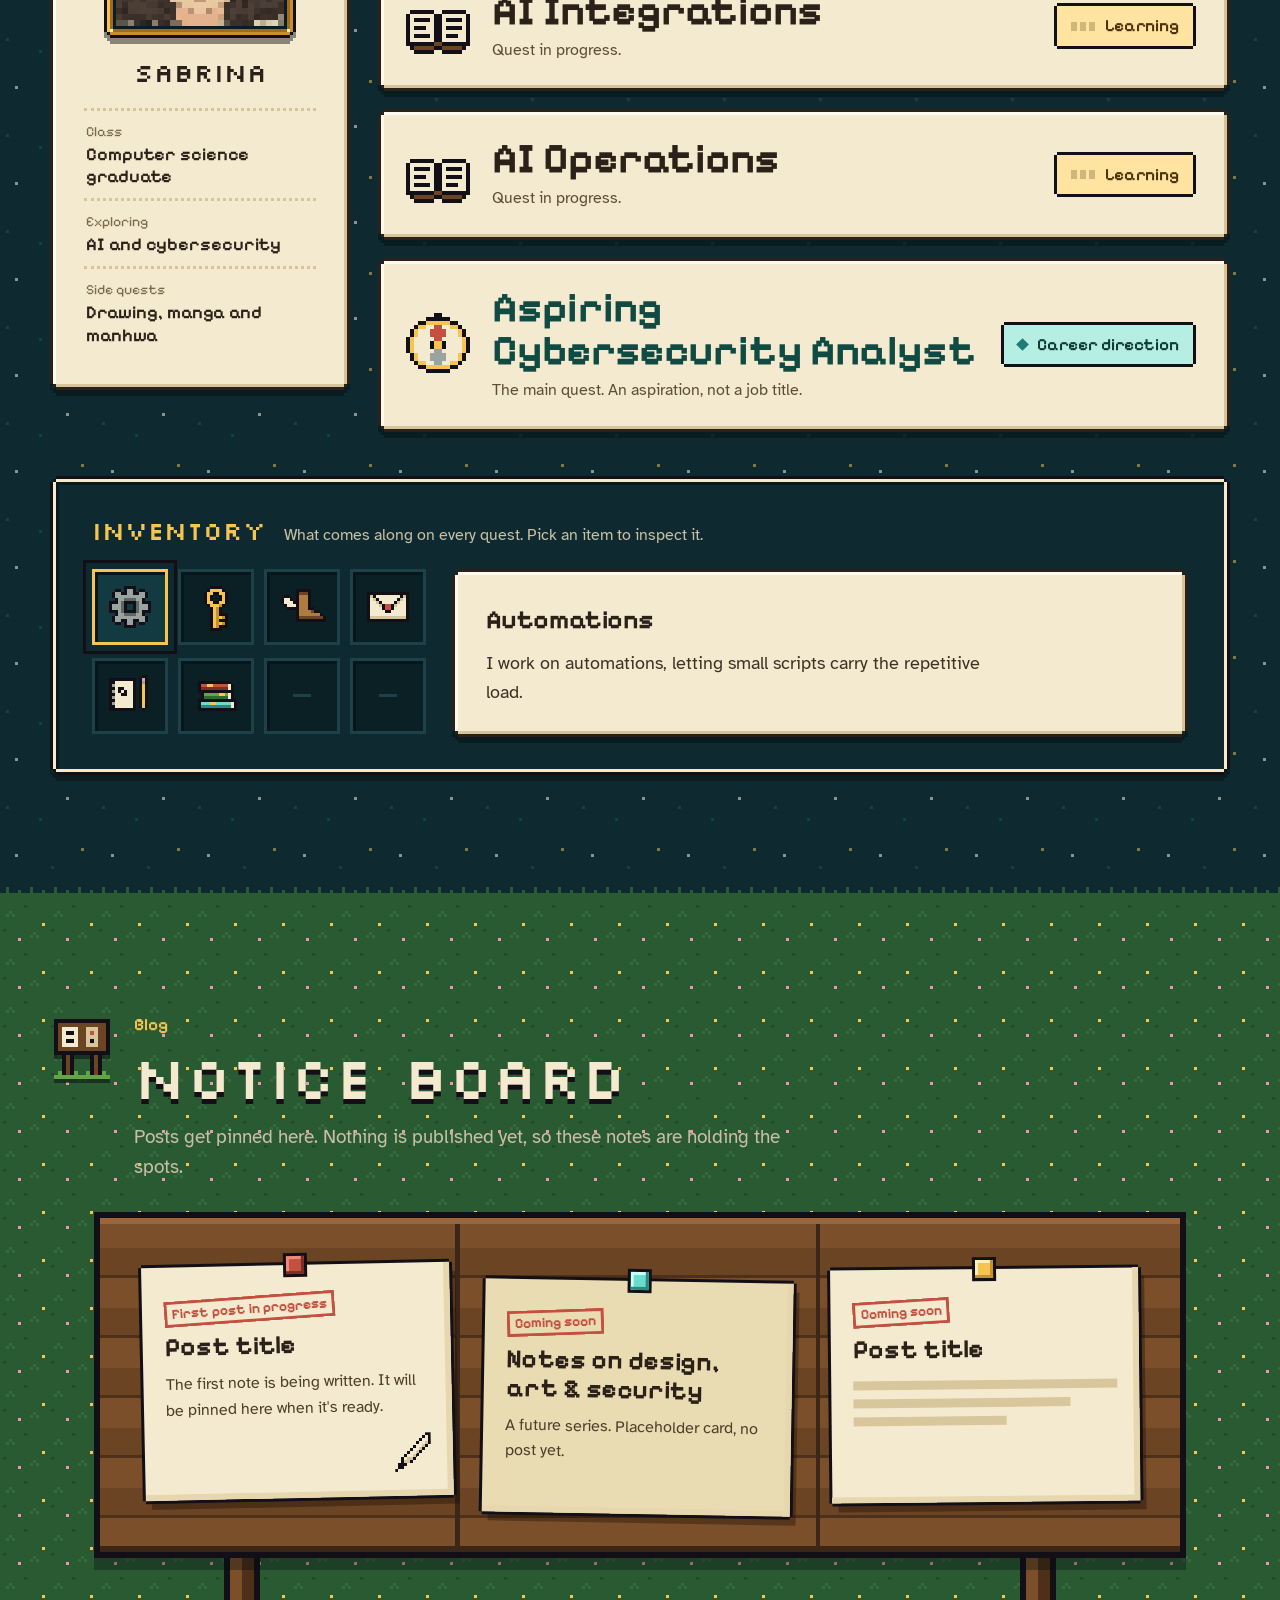
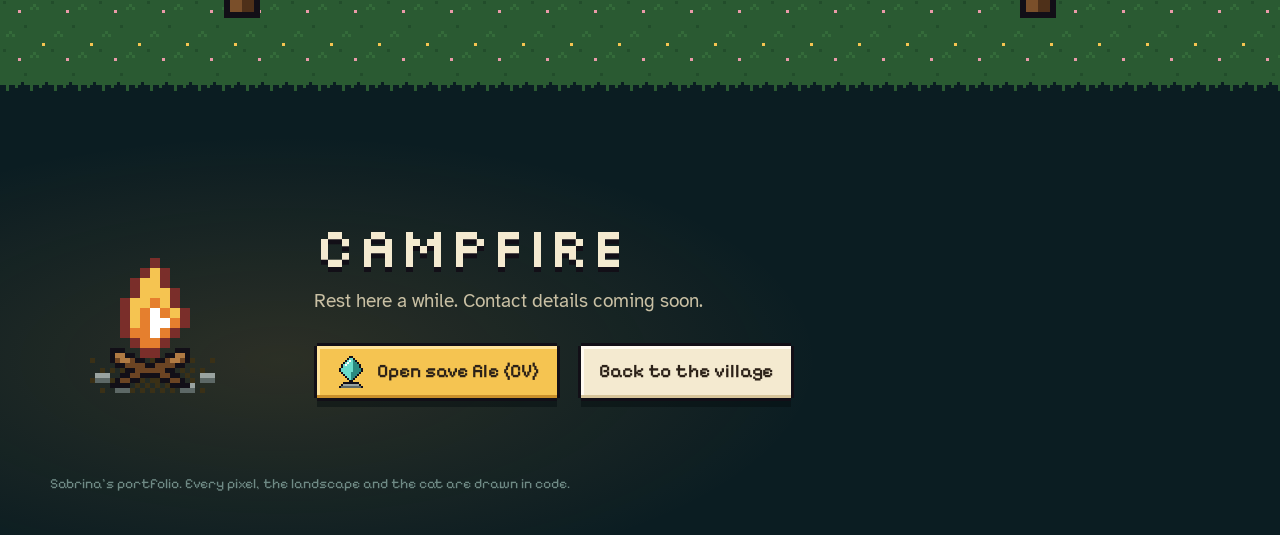
<file: variants/11-pixel-neko/index.html>
<!doctype html>
<html lang="en" class="no-js">
<head>
<meta charset="utf-8">
<meta name="viewport" content="width=device-width, initial-scale=1">
<title>Sabrina · Pixel Neko Quest</title>
<meta name="description" content="Sabrina's portfolio: computer science graduate exploring AI and cybersecurity. A cozy pixel quest through projects, drawings and skills.">
<meta name="theme-color" content="#0b1d22">
<link rel="preconnect" href="https://fonts.googleapis.com">
<link rel="preconnect" href="https://fonts.gstatic.com" crossorigin>
<link href="https://fonts.googleapis.com/css2?family=Atkinson+Hyperlegible:ital,wght@0,400;0,700;1,400&family=Pixelify+Sans:wght@400;500;600;700&family=Silkscreen:wght@400;700&display=swap" rel="stylesheet">
<link rel="stylesheet" href="style.css">
</head>
<body>
<a class="skip" href="#main">Skip to content</a>

<!-- ============ HUD / top menu ============ -->
<header class="hud" id="hud">
  <div class="hud__inner frame-dark">
    <a class="hud__brand" href="#home" aria-label="Sabrina, back to the village">
      <i class="spr" data-spr="catHead" aria-hidden="true"></i>
      <span>Sabrina</span>
    </a>
    <button class="hud__menu" type="button" aria-expanded="false" aria-controls="hudNav">
      <i class="spr" data-spr="compass" aria-hidden="true"></i><span>Map</span>
    </button>
    <nav class="hud__nav" id="hudNav" aria-label="Areas">
      <ul>
        <li><a href="#home" data-area="home"><i class="spr" data-spr="house" aria-hidden="true"></i><span>Village</span></a></li>
        <li><a href="#projects" data-area="projects"><i class="spr" data-spr="scroll" aria-hidden="true"></i><span>Quest Log</span></a></li>
        <li><a href="#art" data-area="art"><i class="spr" data-spr="gate" aria-hidden="true"></i><span>Gallery</span></a></li>
        <li><a href="#skills" data-area="skills"><i class="spr" data-spr="banner" aria-hidden="true"></i><span>Character</span></a></li>
        <li><a href="#blog" data-area="blog"><i class="spr" data-spr="board" aria-hidden="true"></i><span>Notice Board</span></a></li>
        <li><a href="cv.html" class="is-save"><i class="spr" data-spr="crystal" aria-hidden="true"></i><span>Save File <small>CV</small></span></a></li>
      </ul>
    </nav>
    <button class="hud__cat" type="button" aria-pressed="true" title="Cat companion">
      <i class="spr" data-spr="paw" aria-hidden="true"></i><span class="sr-only">Cat companion</span><span class="hud__cat-state" aria-hidden="true">on</span>
    </button>
  </div>
</header>

<main id="main">

  <!-- ============ VILLAGE (home) ============ -->
  <section id="home" class="village" aria-labelledby="heroTitle">
    <div class="hero">
      <canvas class="landscape" id="heroScene" aria-hidden="true"></canvas>
      <div class="hero__veil" aria-hidden="true"></div>

      <div class="hero__title wrap">
        <p class="hero__area">The Village</p>
        <h1 id="heroTitle" class="title-pixel"><span class="t-small">Hi, I'm</span> <span class="t-big">Sabrina.</span></h1>
      </div>

      <div class="dlg wrap">
        <div class="dlg__box frame-cream">
          <figure class="party">
            <div class="party__frame frame-gold">
              <div class="portrait" data-portrait>
                <img src="../assets/pfp.jpg" alt="Sabrina's profile picture: an anime-style portrait with dark wavy hair" width="736" height="1308">
                <canvas aria-hidden="true"></canvas>
              </div>
            </div>
            <figcaption class="party__cap">
              <span class="party__name">Sabrina</span>
              <button class="hd-toggle" type="button" aria-pressed="false" data-hd-for="0">
                <span class="hd-toggle__track" aria-hidden="true"><span class="hd-toggle__knob"></span></span>
                <span class="hd-toggle__label">HD</span>
              </button>
            </figcaption>
          </figure>

          <div class="dlg__body">
            <p class="dlg__tag">Sabrina</p>
            <p class="dlg__text" data-type>Computer science graduate exploring AI and cybersecurity.</p>
            <p class="dlg__ask">Where shall we go first?</p>
            <ul class="dlg__choices" aria-label="Choose a path">
              <li><a class="choice" href="#projects">Explore my work</a></li>
              <li><a class="choice" href="#art">See my drawings</a></li>
            </ul>
            <a class="dlg__next" href="#map" aria-label="Continue to the world map"><span aria-hidden="true">▼</span></a>
          </div>
        </div>
      </div>
    </div>

    <!-- world map -->
    <div class="worldmap wrap" id="map">
      <div class="area-head">
        <i class="spr area-head__icon" data-spr="compass" aria-hidden="true"></i>
        <div>
          <h2 class="title-pixel">World Map</h2>
          <p class="area-head__lead">Five areas and a save point, all on one path. Pick a landmark to travel there.</p>
        </div>
      </div>
      <div class="map frame-wood">
        <canvas class="map__terrain" aria-hidden="true"></canvas>
        <ol class="map__nodes">
          <li><a href="#home" class="node" data-node="0"><i class="spr" data-spr="house" aria-hidden="true"></i><span class="node__plate"><b>Village</b><small>Home</small></span></a></li>
          <li><a href="#projects" class="node" data-node="1"><i class="spr" data-spr="scroll" aria-hidden="true"></i><span class="node__plate"><b>Quest Log</b><small>Projects</small></span></a></li>
          <li><a href="#art" class="node" data-node="2"><i class="spr" data-spr="gate" aria-hidden="true"></i><span class="node__plate"><b>Gallery Dungeon</b><small>Art</small></span></a></li>
          <li><a href="#skills" class="node" data-node="3"><i class="spr" data-spr="banner" aria-hidden="true"></i><span class="node__plate"><b>Character Sheet</b><small>Skills</small></span></a></li>
          <li><a href="#blog" class="node" data-node="4"><i class="spr" data-spr="board" aria-hidden="true"></i><span class="node__plate"><b>Notice Board</b><small>Blog</small></span></a></li>
          <li><a href="cv.html" class="node node--save" data-node="5"><i class="spr" data-spr="crystal" aria-hidden="true"></i><span class="node__plate"><b>Save File</b><small>CV</small></span></a></li>
        </ol>
      </div>
    </div>
  </section>

  <!-- ============ QUEST LOG (projects) ============ -->
  <section id="projects" class="area area--quest" aria-labelledby="projectsTitle">
    <div class="wrap">
      <div class="area-head">
        <i class="spr area-head__icon" data-spr="scroll" aria-hidden="true"></i>
        <div>
          <p class="area-head__real">Projects</p>
          <h2 id="projectsTitle" class="title-pixel">Quest Log</h2>
          <p class="area-head__lead">Work written up as quests. One is complete, the next pages are still blank.</p>
        </div>
      </div>

      <div class="quests">
        <div class="quests__list frame-dark" role="tablist" aria-label="Quests" aria-orientation="vertical">
          <p class="quests__heading" aria-hidden="true">Quests</p>
          <button class="qtab" role="tab" id="qt-1" aria-controls="qp-1" aria-selected="true">
            <i class="spr" data-spr="check" aria-hidden="true"></i>
            <span><b>A clearer homepage</b><small>Complete</small></span>
          </button>
          <button class="qtab" role="tab" id="qt-2" aria-controls="qp-2" aria-selected="false" tabindex="-1">
            <i class="spr" data-spr="lock" aria-hidden="true"></i>
            <span><b>Unwritten quest</b><small>More projects soon</small></span>
          </button>
        </div>

        <article class="quest frame-cream" role="tabpanel" id="qp-1" aria-labelledby="qt-1">
          <header class="quest__head">
            <p class="quest__label">Web developer internship</p>
            <p class="quest__status"><i class="spr" data-spr="star" aria-hidden="true"></i>Quest complete</p>
          </header>
          <h3 class="quest__title">A clearer homepage</h3>
          <p class="quest__summary">Simpler content. Clearer navigation. Brand palette adopted by the team.</p>

          <figure class="shot frame-gold">
            <div class="shot__inner">
              <i class="spr" data-spr="scroll" aria-hidden="true"></i>
              <figcaption><b>Project image coming soon</b><span>A screenshot of the redesigned homepage will hang here.</span></figcaption>
            </div>
          </figure>

          <div class="quest__grid">
            <section class="qblock qblock--brief">
              <h4>The challenge</h4>
              <p>The homepage was text-heavy, cluttered, and difficult to navigate.</p>
            </section>
            <section class="qblock qblock--obj">
              <h4>My contribution</h4>
              <ul class="objectives" data-objectives>
                <li>Sketched a low-fidelity wireframe on paper</li>
                <li>Simplified the writing</li>
                <li>Emphasized key actions</li>
                <li>Improved spacing and typography</li>
                <li>Developed a colour palette and brand guide</li>
              </ul>
            </section>
            <section class="qblock qblock--reward">
              <h4><i class="spr" data-spr="chest" aria-hidden="true"></i>The result</h4>
              <p>The team redesigned the homepage and adopted the palette as official branding, updating the logo colours to match. The team was pleased.</p>
            </section>
          </div>
        </article>

        <article class="quest quest--locked frame-cream" role="tabpanel" id="qp-2" aria-labelledby="qt-2">
          <i class="spr" data-spr="lock" aria-hidden="true"></i>
          <h3 class="quest__title">This page is still blank</h3>
          <p>More projects soon. New quests get written here as they're finished.</p>
        </article>
      </div>
    </div>
  </section>

  <!-- ============ GALLERY DUNGEON (art) ============ -->
  <section id="art" class="area area--dungeon" aria-labelledby="artTitle">
    <div class="wrap">
      <div class="area-head">
        <i class="spr area-head__icon" data-spr="gate" aria-hidden="true"></i>
        <div>
          <p class="area-head__real">Art</p>
          <h2 id="artTitle" class="title-pixel">Gallery Dungeon</h2>
          <p class="area-head__lead">Selected drawings. Portraits and characters, drawn on paper.</p>
        </div>
      </div>

      <div class="gallery" data-carousel role="region" aria-roledescription="carousel" aria-label="Drawings" tabindex="0">
        <div class="torch torch--l" aria-hidden="true"><i class="flame"></i></div>
        <div class="torch torch--r" aria-hidden="true"><i class="flame"></i></div>
        <div class="gallery__viewport">
          <ol class="gallery__track">
            <li class="slide" aria-roledescription="slide" aria-label="1 of 4">
              <div class="slide__frame frame-gold"><div class="slide__canvas"><span class="slide__kind">Featured portrait</span><span class="slide__soon">coming soon</span></div></div>
              <p class="slide__plate">Placeholder frame. Artwork not yet hung.</p>
            </li>
            <li class="slide" aria-roledescription="slide" aria-label="2 of 4">
              <div class="slide__frame frame-gold"><div class="slide__canvas"><span class="slide__kind">Character drawing</span><span class="slide__soon">coming soon</span></div></div>
              <p class="slide__plate">Placeholder frame. Artwork not yet hung.</p>
            </li>
            <li class="slide" aria-roledescription="slide" aria-label="3 of 4">
              <div class="slide__frame frame-gold"><div class="slide__canvas"><span class="slide__kind">Portrait study</span><span class="slide__soon">coming soon</span></div></div>
              <p class="slide__plate">Placeholder frame. Artwork not yet hung.</p>
            </li>
            <li class="slide" aria-roledescription="slide" aria-label="4 of 4">
              <div class="slide__frame frame-gold"><div class="slide__canvas"><span class="slide__kind">Character sketch</span><span class="slide__soon">coming soon</span></div></div>
              <p class="slide__plate">Placeholder frame. Artwork not yet hung.</p>
            </li>
          </ol>
        </div>
        <div class="gallery__controls">
          <button class="pbtn" type="button" data-prev aria-label="Previous drawing"><span aria-hidden="true">◀</span> Prev</button>
          <div class="gallery__dots" aria-hidden="true"></div>
          <p class="gallery__count" aria-live="polite">Room <b data-count>1</b> of 4</p>
          <button class="pbtn" type="button" data-next aria-label="Next drawing">Next <span aria-hidden="true">▶</span></button>
        </div>
        <p class="gallery__hint">Use the arrow keys or swipe to walk between rooms.</p>
      </div>
    </div>
  </section>

  <!-- ============ CHARACTER SHEET (skills) ============ -->
  <section id="skills" class="area area--sheet" aria-labelledby="skillsTitle">
    <div class="wrap">
      <div class="area-head">
        <i class="spr area-head__icon" data-spr="banner" aria-hidden="true"></i>
        <div>
          <p class="area-head__real">Skills &amp; direction</p>
          <h2 id="skillsTitle" class="title-pixel">Character Sheet</h2>
          <p class="area-head__lead">No made-up stat bars. Each skill shows its quest state: in practice, learning, or the direction I'm heading.</p>
        </div>
      </div>

      <div class="sheet">
        <aside class="card frame-cream" aria-label="Character card">
          <div class="card__portrait frame-gold">
            <div class="portrait" data-portrait data-res="28">
              <img src="../assets/pfp.jpg" alt="" width="736" height="1308">
              <canvas aria-hidden="true"></canvas>
            </div>
          </div>
          <p class="card__name">Sabrina</p>
          <dl class="card__stats">
            <div><dt>Class</dt><dd>Computer science graduate</dd></div>
            <div><dt>Exploring</dt><dd>AI and cybersecurity</dd></div>
            <div><dt>Side quests</dt><dd>Drawing, manga and manhwa</dd></div>
          </dl>
        </aside>

        <ol class="skills">
          <li class="skill skill--practice frame-cream">
            <i class="spr skill__icon" data-spr="lantern" aria-hidden="true"></i>
            <div class="skill__body">
              <h3 class="skill__name">Web Design</h3>
              <p class="skill__note">Used on a real project. <a href="#projects">Read the homepage quest</a></p>
            </div>
            <p class="state state--practice"><span class="state__dot" aria-hidden="true"></span>In practice</p>
          </li>
          <li class="skill skill--learning frame-cream">
            <i class="spr skill__icon" data-spr="book" aria-hidden="true"></i>
            <div class="skill__body">
              <h3 class="skill__name">AI Integrations</h3>
              <p class="skill__note">Quest in progress.</p>
            </div>
            <p class="state state--learning"><span class="state__pips" aria-hidden="true"><i></i><i></i><i></i></span>Learning</p>
          </li>
          <li class="skill skill--learning frame-cream">
            <i class="spr skill__icon" data-spr="book" aria-hidden="true"></i>
            <div class="skill__body">
              <h3 class="skill__name">AI Operations</h3>
              <p class="skill__note">Quest in progress.</p>
            </div>
            <p class="state state--learning"><span class="state__pips" aria-hidden="true"><i></i><i></i><i></i></span>Learning</p>
          </li>
          <li class="skill skill--direction frame-cream">
            <i class="spr skill__icon" data-spr="compass" aria-hidden="true"></i>
            <div class="skill__body">
              <h3 class="skill__name">Aspiring Cybersecurity Analyst</h3>
              <p class="skill__note">The main quest. An aspiration, not a job title.</p>
            </div>
            <p class="state state--direction"><span class="state__dot" aria-hidden="true"></span>Career direction</p>
          </li>
        </ol>
      </div>

      <div class="inventory frame-dark">
        <div class="inventory__head">
          <h3>Inventory</h3>
          <p>What comes along on every quest. Pick an item to inspect it.</p>
        </div>
        <div class="inventory__body">
          <ul class="inv-grid" role="listbox" aria-label="Inventory items" data-inventory>
            <li role="option" tabindex="0" aria-selected="true" data-name="Automations" data-desc="I work on automations, letting small scripts carry the repetitive load."><i class="spr" data-spr="gear" aria-hidden="true"></i><span class="sr-only">Automations</span></li>
            <li role="option" tabindex="-1" aria-selected="false" data-name="Creative problem solving" data-desc="A key for doors that look locked. Finding a simpler way through a messy problem."><i class="spr" data-spr="key" aria-hidden="true"></i><span class="sr-only">Creative problem solving</span></li>
            <li role="option" tabindex="-1" aria-selected="false" data-name="Quick learning" data-desc="Winged boots. New tools and ideas get picked up fast."><i class="spr" data-spr="boots" aria-hidden="true"></i><span class="sr-only">Quick learning</span></li>
            <li role="option" tabindex="-1" aria-selected="false" data-name="Communication" data-desc="A sealed letter. Clear words, plain writing, and keeping the team in the loop."><i class="spr" data-spr="letter" aria-hidden="true"></i><span class="sr-only">Communication</span></li>
            <li role="option" tabindex="-1" aria-selected="false" data-name="Sketchbook" data-desc="Portraits and characters, drawn on paper. Pages will hang in the Gallery Dungeon."><i class="spr" data-spr="sketchbook" aria-hidden="true"></i><span class="sr-only">Sketchbook</span></li>
            <li role="option" tabindex="-1" aria-selected="false" data-name="Manga and manhwa" data-desc="Always a volume in the bag. Sabrina reads manga and manhwa."><i class="spr" data-spr="books" aria-hidden="true"></i><span class="sr-only">Manga and manhwa</span></li>
            <li role="option" tabindex="-1" aria-selected="false" data-name="Empty slot" data-desc="Room for whatever the next quest hands over." class="is-empty"><span class="sr-only">Empty slot</span></li>
            <li role="option" tabindex="-1" aria-selected="false" data-name="Empty slot" data-desc="Room for whatever the next quest hands over." class="is-empty"><span class="sr-only">Empty slot</span></li>
          </ul>
          <div class="inv-info frame-cream" aria-live="polite">
            <p class="inv-info__name" data-inv-name>Automations</p>
            <p class="inv-info__desc" data-inv-desc>I work on automations, letting small scripts carry the repetitive load.</p>
          </div>
        </div>
      </div>
    </div>
  </section>

  <!-- ============ NOTICE BOARD (blog) ============ -->
  <section id="blog" class="area area--board" aria-labelledby="blogTitle">
    <div class="wrap">
      <div class="area-head">
        <i class="spr area-head__icon" data-spr="board" aria-hidden="true"></i>
        <div>
          <p class="area-head__real">Blog</p>
          <h2 id="blogTitle" class="title-pixel">Notice Board</h2>
          <p class="area-head__lead">Posts get pinned here. Nothing is published yet, so these notes are holding the spots.</p>
        </div>
      </div>

      <div class="board">
        <div class="board__planks">
          <article class="note note--a">
            <span class="note__pin" aria-hidden="true"></span>
            <p class="note__stamp">First post in progress</p>
            <h3 class="note__title">Post title</h3>
            <p class="note__text">The first note is being written. It will be pinned here when it's ready.</p>
            <i class="spr note__quill" data-spr="quill" aria-hidden="true"></i>
          </article>
          <article class="note note--b">
            <span class="note__pin" aria-hidden="true"></span>
            <p class="note__stamp">Coming soon</p>
            <h3 class="note__title">Notes on design, art &amp; security</h3>
            <p class="note__text">A future series. Placeholder card, no post yet.</p>
          </article>
          <article class="note note--c">
            <span class="note__pin" aria-hidden="true"></span>
            <p class="note__stamp">Coming soon</p>
            <h3 class="note__title">Post title</h3>
            <div class="note__lines" aria-hidden="true"><i></i><i></i><i></i></div>
            <p class="sr-only">Placeholder card, no post yet.</p>
          </article>
        </div>
        <div class="board__legs" aria-hidden="true"><i></i><i></i></div>
      </div>
    </div>
  </section>
</main>

<!-- ============ CAMPFIRE (footer) ============ -->
<footer id="contact" class="camp" aria-labelledby="campTitle">
  <div class="wrap camp__inner">
    <canvas class="campfire" width="40" height="36" aria-hidden="true"></canvas>
    <div class="camp__text">
      <h2 id="campTitle" class="title-pixel">Campfire</h2>
      <p>Rest here a while. Contact details coming soon.</p>
      <div class="camp__actions">
        <a class="pbtn pbtn--gold" href="cv.html"><i class="spr" data-spr="crystal" aria-hidden="true"></i>Open save file (CV)</a>
        <a class="pbtn" href="#home">Back to the village</a>
      </div>
    </div>
  </div>
  <p class="camp__credits wrap">Sabrina's portfolio. Every pixel, the landscape and the cat are drawn in code.</p>
</footer>

<div class="area-banner frame-dark" aria-hidden="true"><small>Now entering</small><b data-banner-name></b></div>

<script src="sprites.js"></script>
<script src="main.js"></script>
</body>
</html>
</file>
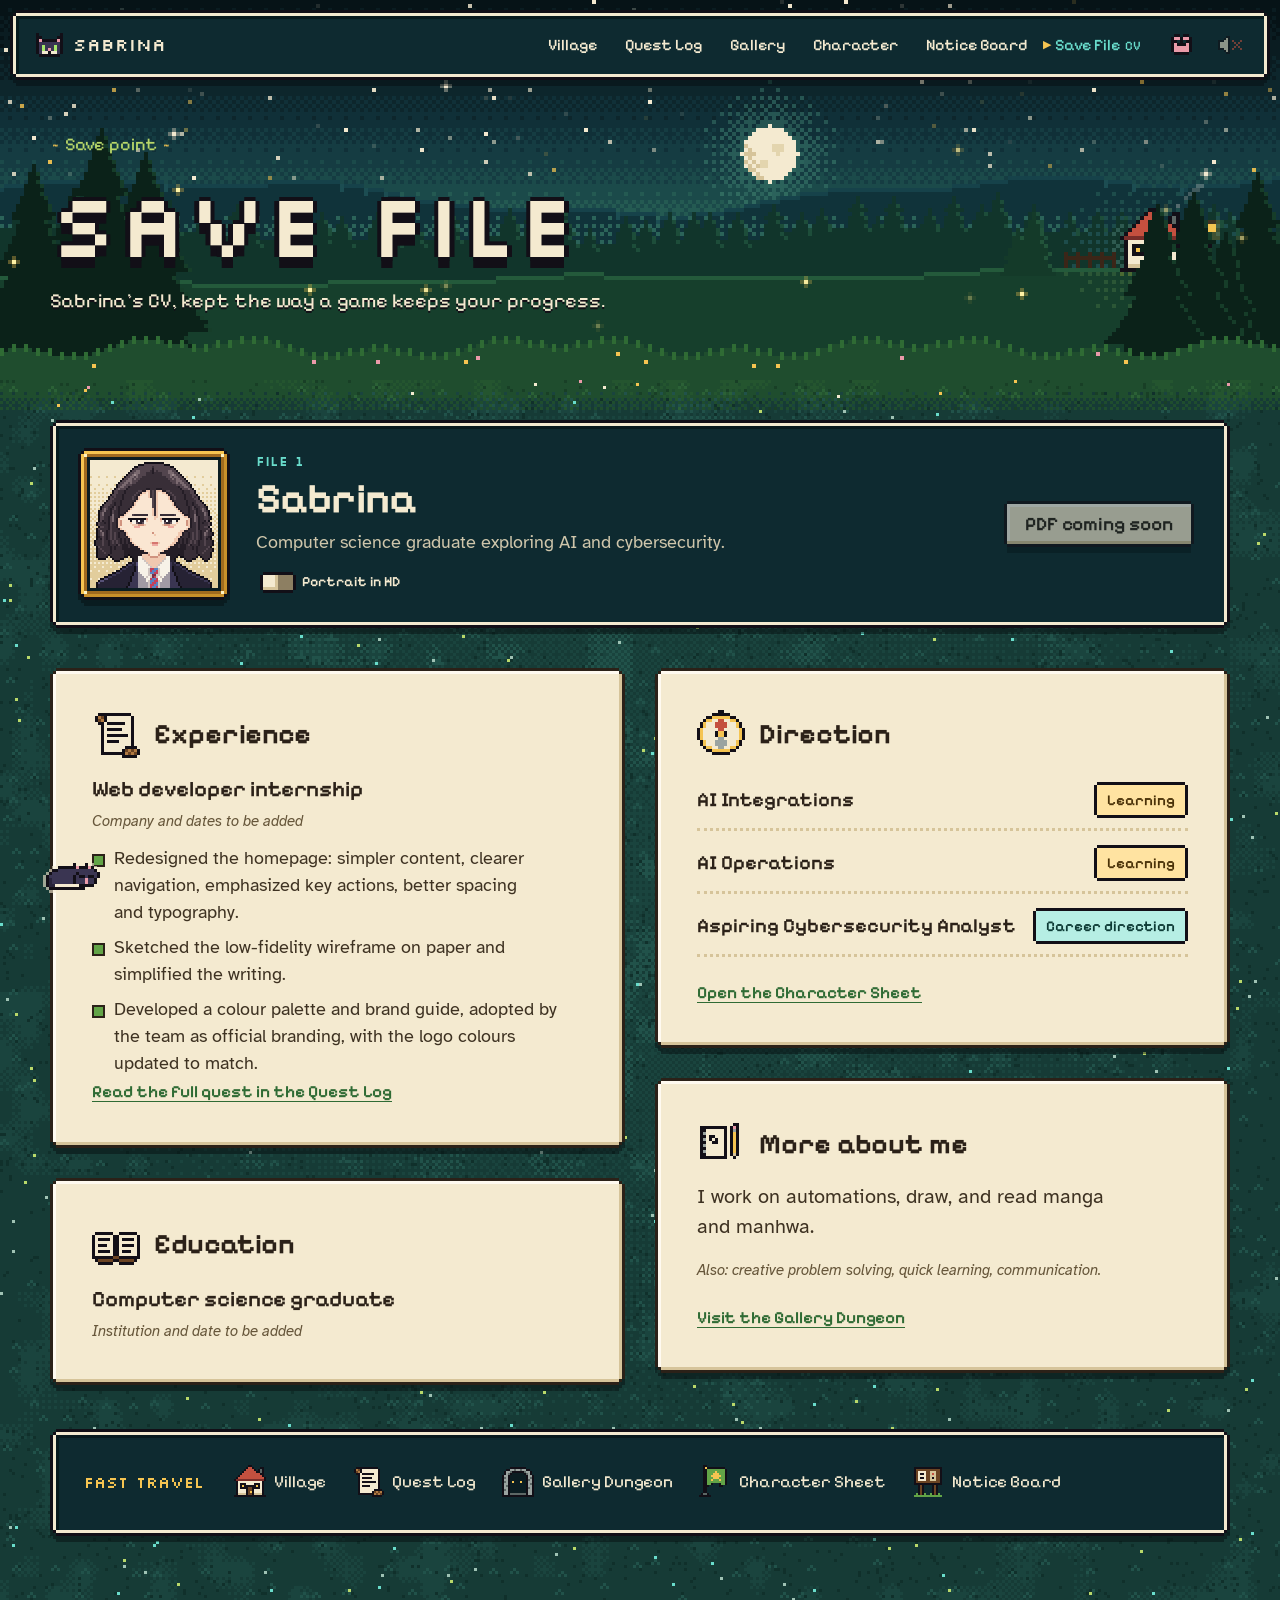
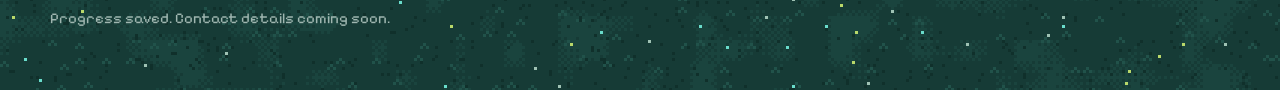
<file: site/cv.html>
<!doctype html>
<html lang="en" class="no-js">
<head>
<meta charset="utf-8">
<meta name="viewport" content="width=device-width, initial-scale=1">
<meta name="robots" content="noindex,nofollow">
<title>Save File · Sabrina’s CV</title>
<meta name="description" content="Sabrina’s CV: web developer internship, computer science graduate, learning AI Integrations and AI Operations, Aspiring Cybersecurity Analyst.">
<meta name="theme-color" content="#0b1d22">
<meta property="og:type" content="website">
<meta property="og:site_name" content="Sabrina · Pixel Neko Quest">
<meta property="og:title" content="Save File · Sabrina’s CV">
<meta property="og:description" content="Sabrina’s CV: web developer internship, computer science graduate, learning AI Integrations and AI Operations, Aspiring Cybersecurity Analyst.">
<link rel="icon" href="assets/favicon.svg" type="image/svg+xml">
<link rel="preconnect" href="https://fonts.googleapis.com">
<link rel="preconnect" href="https://fonts.gstatic.com" crossorigin>
<link href="https://fonts.googleapis.com/css2?family=Atkinson+Hyperlegible:ital,wght@0,400;0,700;1,400&family=Pixelify+Sans:wght@400;500;600;700&family=Silkscreen:wght@400;700&display=swap" rel="stylesheet">
<link rel="stylesheet" href="style.css">
</head>
<body class="page-cv">
<a class="skip" href="#main">Skip to content</a>

<header class="hud" id="hud">
  <div class="hud__inner frame-dark">
    <a class="hud__brand" href="index.html#home" aria-label="Sabrina, back to the village">
      <i class="spr" data-spr="catHead" aria-hidden="true"></i>
      <span>Sabrina</span>
    </a>
    <button class="hud__menu" type="button" aria-expanded="false" aria-controls="hudNav">
      <i class="spr" data-spr="compass" aria-hidden="true"></i><span>Map</span>
    </button>
    <nav class="hud__nav" id="hudNav" aria-label="Areas">
      <ul>
        <li><a href="index.html#home"><i class="spr" data-spr="house" aria-hidden="true"></i><span>Village</span></a></li>
        <li><a href="index.html#projects"><i class="spr" data-spr="scroll" aria-hidden="true"></i><span>Quest Log</span></a></li>
        <li><a href="index.html#art"><i class="spr" data-spr="gate" aria-hidden="true"></i><span>Gallery<span class="sr-only"> Dungeon</span></span></a></li>
        <li><a href="index.html#skills"><i class="spr" data-spr="banner" aria-hidden="true"></i><span>Character<span class="sr-only"> Sheet</span></span></a></li>
        <li><a href="index.html#blog"><i class="spr" data-spr="board" aria-hidden="true"></i><span>Notice Board</span></a></li>
        <li><a href="cv.html" class="is-save" aria-current="page"><i class="spr" data-spr="crystal" aria-hidden="true"></i><span>Save File <small>CV</small></span></a></li>
      </ul>
    </nav>
    <button class="hud__cat" type="button" aria-pressed="true" title="Cat companion">
      <i class="spr" data-spr="paw" aria-hidden="true"></i><span class="sr-only">Cat companion</span><span class="hud__cat-state" aria-hidden="true">on</span>
    </button>
    <button class="hud__snd" type="button" aria-pressed="false" title="Sound effects: off (click to turn on)">
      <i class="spr" data-spr="sndOff" aria-hidden="true"></i><span class="sr-only">Sound effects</span><span class="hud__snd-state" aria-hidden="true">off</span>
    </button>
  </div>
</header>

<main id="main">
<div class="cv-hero">
  <canvas class="landscape" id="cvScene" aria-hidden="true"></canvas>
  <div class="wrap cv-hero__text">
    <p class="hero__area">Save point</p>
    <h1 class="title-pixel">Save File</h1>
    <p class="cv-hero__sub">Sabrina’s CV, kept the way a game keeps your progress.</p>
  </div>
</div>

<div class="cv wrap">
  <section class="slot frame-dark" aria-label="Save slot">
    <div class="slot__portrait frame-gold">
      <div class="portrait" data-portrait>
        <img class="portrait__px" src="assets/avatar/avatar-64.png" alt="pixel-art version of Sabrina’s avatar" width="64" height="64">
        <canvas aria-hidden="true" width="64" height="64"></canvas>
      </div>
    </div>
    <div class="slot__info">
      <p class="slot__file">File 1</p>
      <h2 class="slot__name">Sabrina</h2>
      <p class="slot__tag">Computer science graduate exploring AI and cybersecurity.</p>
      <button class="hd-toggle" type="button" aria-pressed="false">
        <span class="hd-toggle__track" aria-hidden="true"><span class="hd-toggle__knob"></span></span>
        <span class="hd-toggle__label">Portrait in HD</span>
      </button>
    </div>
    <div class="slot__actions">
      <button class="pbtn" type="button" disabled aria-disabled="true">PDF coming soon</button>
    </div>
  </section>

  <div class="cv-grid">
    <div class="cv-col">
      <section class="cv-card frame-cream" aria-labelledby="cvExp">
        <h2 id="cvExp" class="cv-card__title"><i class="spr" data-spr="scroll" aria-hidden="true"></i>Experience</h2>
        <article class="cv-entry">
          <h3>Web developer internship</h3>
          <p class="cv-entry__meta">Company and dates to be added</p>
          <ul class="cv-list">
            <li>Redesigned the homepage: simpler content, clearer navigation, emphasized key actions, better spacing and typography.</li>
            <li>Sketched the low-fidelity wireframe on paper and simplified the writing.</li>
            <li>Developed a colour palette and brand guide, adopted by the team as official branding, with the logo colours updated to match.</li>
          </ul>
          <a class="cv-link" href="index.html#projects">Read the full quest in the Quest Log</a>
        </article>
      </section>

      <section class="cv-card frame-cream" aria-labelledby="cvEdu">
        <h2 id="cvEdu" class="cv-card__title"><i class="spr" data-spr="book" aria-hidden="true"></i>Education</h2>
        <article class="cv-entry">
          <h3>Computer science graduate</h3>
          <p class="cv-entry__meta">Institution and date to be added</p>
        </article>
      </section>
    </div>

    <div class="cv-col">
      <section class="cv-card frame-cream" aria-labelledby="cvDir">
        <h2 id="cvDir" class="cv-card__title"><i class="spr" data-spr="compass" aria-hidden="true"></i>Direction</h2>
        <ul class="cv-dir">
          <li><span>AI Integrations</span><p class="state state--learning">Learning</p></li>
          <li><span>AI Operations</span><p class="state state--learning">Learning</p></li>
          <li><span>Aspiring Cybersecurity Analyst</span><p class="state state--direction">Career direction</p></li>
        </ul>
        <a class="cv-link" href="index.html#skills">Open the Character Sheet</a>
      </section>

      <section class="cv-card frame-cream" aria-labelledby="cvMore">
        <h2 id="cvMore" class="cv-card__title"><i class="spr" data-spr="sketchbook" aria-hidden="true"></i>More about me</h2>
        <p class="cv-more">I work on automations, draw, and read manga and manhwa.</p>
        <p class="cv-entry__meta">Also: creative problem solving, quick learning, communication.</p>
        <a class="cv-link" href="index.html#art">Visit the Gallery Dungeon</a>
      </section>
    </div>
  </div>

  <nav class="travel frame-dark" aria-label="Fast travel to homepage sections">
    <p class="travel__title">Fast travel</p>
    <ul>
      <li><a href="index.html#home"><i class="spr" data-spr="house" aria-hidden="true"></i>Village</a></li>
      <li><a href="index.html#projects"><i class="spr" data-spr="scroll" aria-hidden="true"></i>Quest Log</a></li>
      <li><a href="index.html#art"><i class="spr" data-spr="gate" aria-hidden="true"></i>Gallery Dungeon</a></li>
      <li><a href="index.html#skills"><i class="spr" data-spr="banner" aria-hidden="true"></i>Character Sheet</a></li>
      <li><a href="index.html#blog"><i class="spr" data-spr="board" aria-hidden="true"></i>Notice Board</a></li>
    </ul>
  </nav>
</div>
</main>

<footer class="cv-foot wrap">
  <p>Progress saved. Contact details coming soon.</p>
</footer>

<div class="area-banner frame-dark" aria-hidden="true"><small>Now entering</small><b data-banner-name></b></div>

<script src="sprites.js"></script>
<script src="assets/avatar/avatar.js"></script>
<script src="main.js"></script>
</body>
</html>
</file>
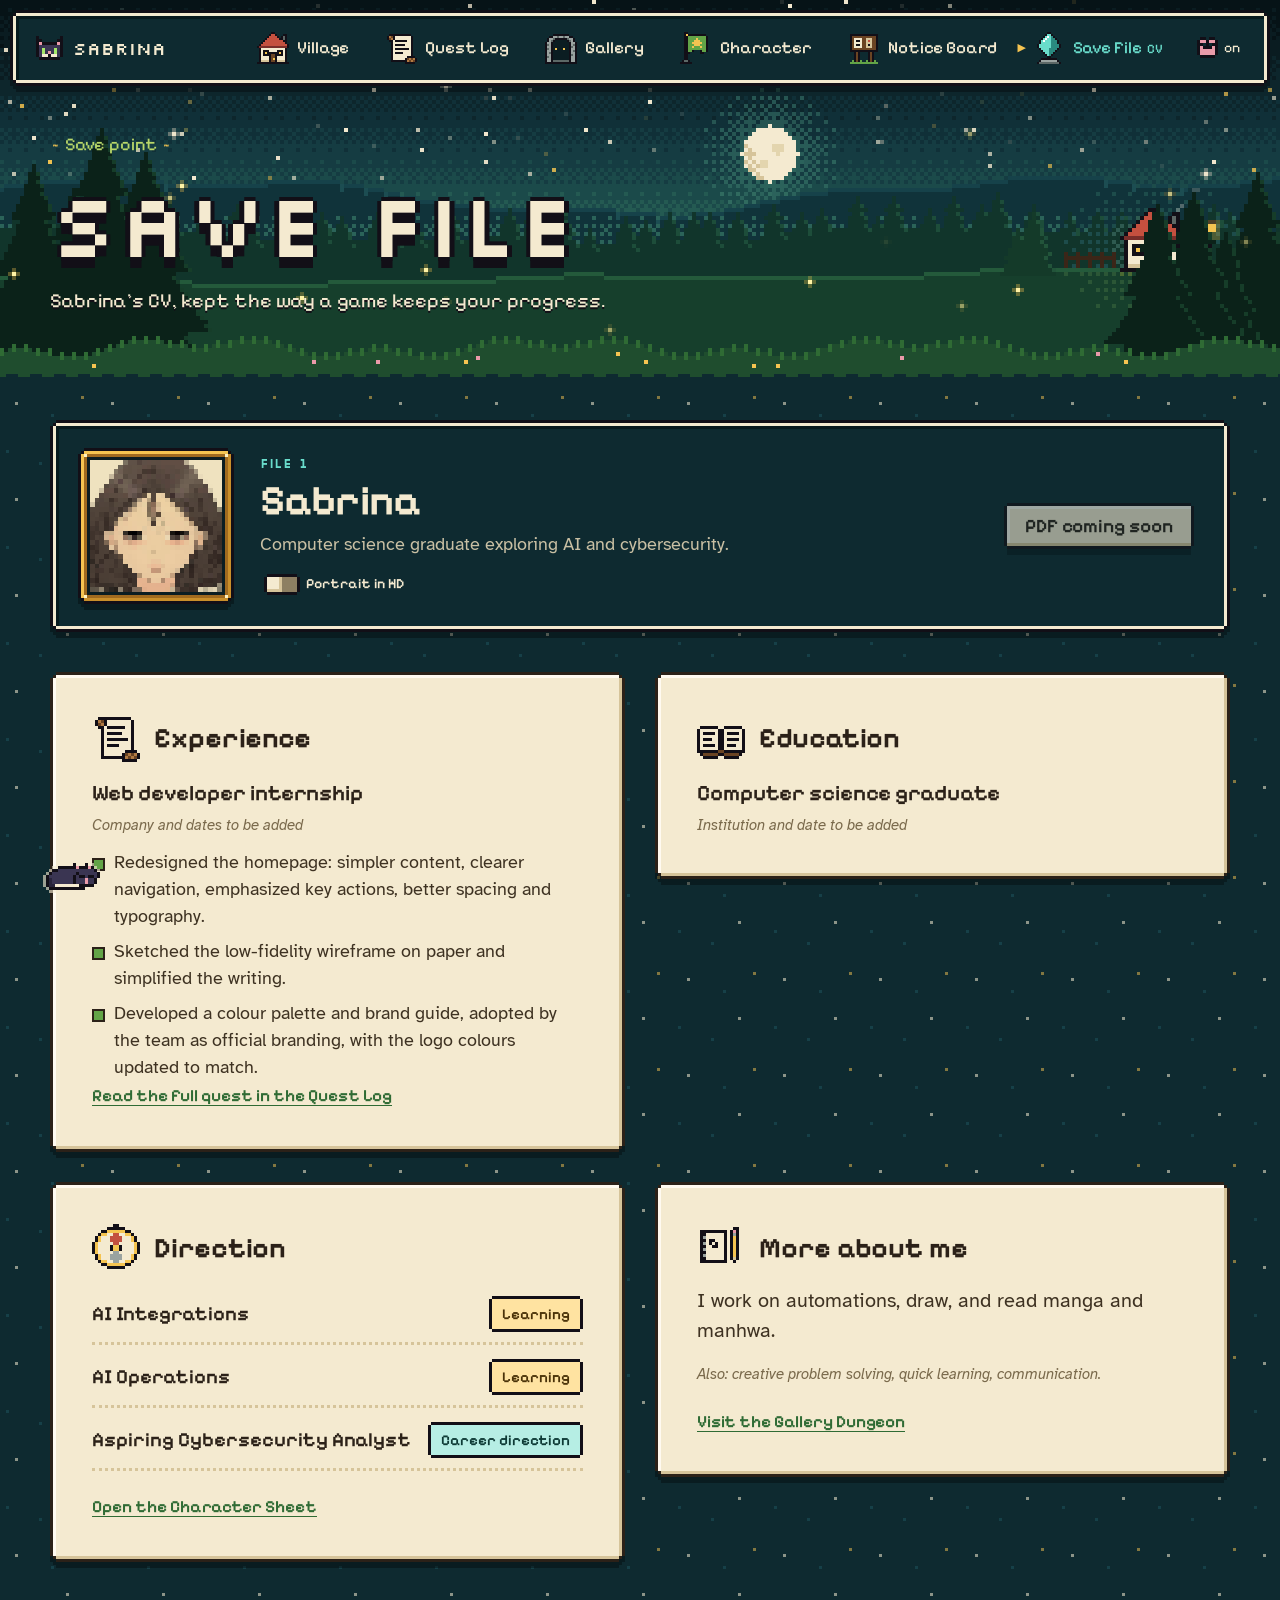
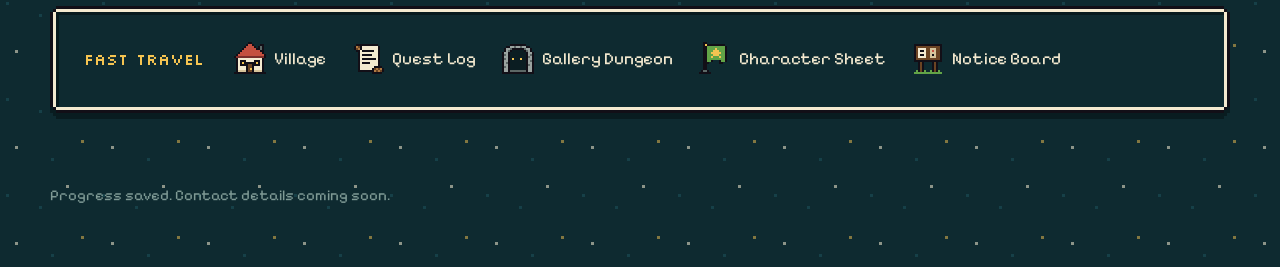
<file: variants/11-pixel-neko/cv.html>
<!doctype html>
<html lang="en" class="no-js">
<head>
<meta charset="utf-8">
<meta name="viewport" content="width=device-width, initial-scale=1">
<title>Save File · Sabrina's CV</title>
<meta name="description" content="Sabrina's CV: web developer internship, computer science graduate, learning AI integrations and AI operations, aspiring cybersecurity analyst.">
<meta name="theme-color" content="#0b1d22">
<link rel="preconnect" href="https://fonts.googleapis.com">
<link rel="preconnect" href="https://fonts.gstatic.com" crossorigin>
<link href="https://fonts.googleapis.com/css2?family=Atkinson+Hyperlegible:ital,wght@0,400;0,700;1,400&family=Pixelify+Sans:wght@400;500;600;700&family=Silkscreen:wght@400;700&display=swap" rel="stylesheet">
<link rel="stylesheet" href="style.css">
</head>
<body class="page-cv">
<a class="skip" href="#main">Skip to content</a>

<header class="hud" id="hud">
  <div class="hud__inner frame-dark">
    <a class="hud__brand" href="index.html#home" aria-label="Sabrina, back to the village">
      <i class="spr" data-spr="catHead" aria-hidden="true"></i>
      <span>Sabrina</span>
    </a>
    <button class="hud__menu" type="button" aria-expanded="false" aria-controls="hudNav">
      <i class="spr" data-spr="compass" aria-hidden="true"></i><span>Map</span>
    </button>
    <nav class="hud__nav" id="hudNav" aria-label="Areas">
      <ul>
        <li><a href="index.html#home"><i class="spr" data-spr="house" aria-hidden="true"></i><span>Village</span></a></li>
        <li><a href="index.html#projects"><i class="spr" data-spr="scroll" aria-hidden="true"></i><span>Quest Log</span></a></li>
        <li><a href="index.html#art"><i class="spr" data-spr="gate" aria-hidden="true"></i><span>Gallery</span></a></li>
        <li><a href="index.html#skills"><i class="spr" data-spr="banner" aria-hidden="true"></i><span>Character</span></a></li>
        <li><a href="index.html#blog"><i class="spr" data-spr="board" aria-hidden="true"></i><span>Notice Board</span></a></li>
        <li><a href="cv.html" class="is-save" aria-current="true"><i class="spr" data-spr="crystal" aria-hidden="true"></i><span>Save File <small>CV</small></span></a></li>
      </ul>
    </nav>
    <button class="hud__cat" type="button" aria-pressed="true" title="Cat companion">
      <i class="spr" data-spr="paw" aria-hidden="true"></i><span class="sr-only">Cat companion</span><span class="hud__cat-state" aria-hidden="true">on</span>
    </button>
  </div>
</header>

<div class="cv-hero">
  <canvas class="landscape" id="cvScene" aria-hidden="true"></canvas>
  <div class="wrap cv-hero__text">
    <p class="hero__area">Save point</p>
    <h1 class="title-pixel">Save File</h1>
    <p class="cv-hero__sub">Sabrina's CV, kept the way a game keeps your progress.</p>
  </div>
</div>

<main id="main" class="cv wrap">
  <section class="slot frame-dark" aria-label="Save slot">
    <div class="slot__portrait frame-gold">
      <div class="portrait" data-portrait data-res="28">
        <img src="../assets/pfp.jpg" alt="Sabrina's profile picture: an anime-style portrait with dark wavy hair" width="736" height="1308">
        <canvas aria-hidden="true"></canvas>
      </div>
    </div>
    <div class="slot__info">
      <p class="slot__file">File 1</p>
      <h2 class="slot__name">Sabrina</h2>
      <p class="slot__tag">Computer science graduate exploring AI and cybersecurity.</p>
      <button class="hd-toggle" type="button" aria-pressed="false">
        <span class="hd-toggle__track" aria-hidden="true"><span class="hd-toggle__knob"></span></span>
        <span class="hd-toggle__label">Portrait in HD</span>
      </button>
    </div>
    <div class="slot__actions">
      <button class="pbtn" type="button" disabled aria-disabled="true">PDF coming soon</button>
    </div>
  </section>

  <div class="cv-grid">
    <section class="cv-card frame-cream" aria-labelledby="cvExp">
      <h2 id="cvExp" class="cv-card__title"><i class="spr" data-spr="scroll" aria-hidden="true"></i>Experience</h2>
      <article class="cv-entry">
        <h3>Web developer internship</h3>
        <p class="cv-entry__meta">Company and dates to be added</p>
        <ul class="cv-list">
          <li>Redesigned the homepage: simpler content, clearer navigation, emphasized key actions, better spacing and typography.</li>
          <li>Sketched the low-fidelity wireframe on paper and simplified the writing.</li>
          <li>Developed a colour palette and brand guide, adopted by the team as official branding, with the logo colours updated to match.</li>
        </ul>
        <a class="cv-link" href="index.html#projects">Read the full quest in the Quest Log</a>
      </article>
    </section>

    <section class="cv-card frame-cream" aria-labelledby="cvEdu">
      <h2 id="cvEdu" class="cv-card__title"><i class="spr" data-spr="book" aria-hidden="true"></i>Education</h2>
      <article class="cv-entry">
        <h3>Computer science graduate</h3>
        <p class="cv-entry__meta">Institution and date to be added</p>
      </article>
    </section>

    <section class="cv-card frame-cream" aria-labelledby="cvDir">
      <h2 id="cvDir" class="cv-card__title"><i class="spr" data-spr="compass" aria-hidden="true"></i>Direction</h2>
      <ul class="cv-dir">
        <li><span>AI Integrations</span><p class="state state--learning">Learning</p></li>
        <li><span>AI Operations</span><p class="state state--learning">Learning</p></li>
        <li><span>Aspiring Cybersecurity Analyst</span><p class="state state--direction">Career direction</p></li>
      </ul>
      <a class="cv-link" href="index.html#skills">Open the Character Sheet</a>
    </section>

    <section class="cv-card frame-cream" aria-labelledby="cvMore">
      <h2 id="cvMore" class="cv-card__title"><i class="spr" data-spr="sketchbook" aria-hidden="true"></i>More about me</h2>
      <p class="cv-more">I work on automations, draw, and read manga and manhwa.</p>
      <p class="cv-entry__meta">Also: creative problem solving, quick learning, communication.</p>
      <a class="cv-link" href="index.html#art">Visit the Gallery Dungeon</a>
    </section>
  </div>

  <nav class="travel frame-dark" aria-label="Fast travel to homepage sections">
    <p class="travel__title">Fast travel</p>
    <ul>
      <li><a href="index.html#home"><i class="spr" data-spr="house" aria-hidden="true"></i>Village</a></li>
      <li><a href="index.html#projects"><i class="spr" data-spr="scroll" aria-hidden="true"></i>Quest Log</a></li>
      <li><a href="index.html#art"><i class="spr" data-spr="gate" aria-hidden="true"></i>Gallery Dungeon</a></li>
      <li><a href="index.html#skills"><i class="spr" data-spr="banner" aria-hidden="true"></i>Character Sheet</a></li>
      <li><a href="index.html#blog"><i class="spr" data-spr="board" aria-hidden="true"></i>Notice Board</a></li>
    </ul>
  </nav>
</main>

<footer class="cv-foot wrap">
  <p>Progress saved. Contact details coming soon.</p>
</footer>

<div class="area-banner frame-dark" aria-hidden="true"><small>Now entering</small><b data-banner-name></b></div>

<script src="sprites.js"></script>
<script src="main.js"></script>
</body>
</html>
</file>
<file: site/style.css>
/* =========================================================
   Pixel Neko Quest — Sabrina's portfolio, variant 11
   ========================================================= */

:root {
  --ink: #120f17;
  --ink-brown: #2b2118;
  --night: #0b1d22;
  --teal: #0e2a30;
  --teal-2: #164048;
  --teal-3: #2a5d55;
  --pine: #1f4d2e;
  --pine-2: #2f6b34;
  --leaf: #62a447;
  --moss: #b9d86a;
  --lantern: #f5c451;
  --lantern-2: #c98f2a;
  --cream: #f4ead0;
  --cream-hi: #fffaf0;
  --parch: #d6c49a;
  --wood: #6b4423;
  --wood-2: #3b2618;
  --wood-3: #b07a43;
  --stone: #1c2b2e;
  --berry: #c4503f;
  --crystal: #69dccb;
  --muted: #cfc6ab;

  --px: 3px;               /* one art pixel */
  --s: 3px;                /* sprite scale */
  --wrap: 1180px;
  --gut: clamp(16px, 4vw, 40px);

  --f-display: "Silkscreen", "Pixelify Sans", ui-monospace, monospace;
  --f-ui: "Pixelify Sans", "Silkscreen", system-ui, sans-serif;
  --f-body: "Atkinson Hyperlegible", system-ui, -apple-system, "Segoe UI", sans-serif;

  /* 9-slice pixel frames (12x12 art, sliced at 4) */
  --frame-cream: url("data:image/svg+xml,%3Csvg xmlns='http://www.w3.org/2000/svg' width='12' height='12' viewBox='0 0 12 12' shape-rendering='crispEdges'%3E%3Cpath fill='%23f4ead0' d='M2 1h8v10H2zM1 2h10v8H1z'/%3E%3Cpath fill='%23fffaf0' d='M2 1h8v1H2zM1 2h1v8H1z'/%3E%3Cpath fill='%23d6c49a' d='M2 10h8v1H2zM10 2h1v8h-1z'/%3E%3Cpath fill='%232b2118' d='M2 0h8v1H2zM2 11h8v1H2zM0 2h1v8H0zM11 2h1v8h-1zM1 1h1v1H1zM10 1h1v1h-1zM1 10h1v1H1zM10 10h1v1h-1z'/%3E%3C/svg%3E");
  --frame-dark: url("data:image/svg+xml,%3Csvg xmlns='http://www.w3.org/2000/svg' width='12' height='12' viewBox='0 0 12 12' shape-rendering='crispEdges'%3E%3Cpath fill='%230e2a30' d='M2 2h8v8H2z'/%3E%3Cpath fill='%23f4ead0' d='M2 1h8v1H2zM2 10h8v1H2zM1 2h1v8H1zM10 2h1v8h-1z'/%3E%3Cpath fill='%23081a1e' d='M2 2h8v1H2zM2 3h1v7H2z'/%3E%3Cpath fill='%23120f17' d='M2 0h8v1H2zM2 11h8v1H2zM0 2h1v8H0zM11 2h1v8h-1zM1 1h1v1H1zM10 1h1v1h-1zM1 10h1v1H1zM10 10h1v1h-1z'/%3E%3C/svg%3E");
  --frame-gold: url("data:image/svg+xml,%3Csvg xmlns='http://www.w3.org/2000/svg' width='12' height='12' viewBox='0 0 12 12' shape-rendering='crispEdges'%3E%3Cpath fill='%230b1d22' d='M3 3h6v6H3z'/%3E%3Cpath fill='%23f5c451' d='M2 1h8v1H2zM1 2h1v8H1z'/%3E%3Cpath fill='%23c98f2a' d='M2 10h8v1H2zM10 2h1v8h-1z'/%3E%3Cpath fill='%23a06a1f' d='M2 2h8v1H2zM2 9h8v1H2zM2 3h1v6H2zM9 3h1v6H9z'/%3E%3Cpath fill='%23fff3c4' d='M2 2h1v1H2zM9 2h1v1H9zM2 9h1v1H2zM9 9h1v1H9z'/%3E%3Cpath fill='%23120f17' d='M2 0h8v1H2zM2 11h8v1H2zM0 2h1v8H0zM11 2h1v8h-1zM1 1h1v1H1zM10 1h1v1h-1zM1 10h1v1H1zM10 10h1v1h-1z'/%3E%3C/svg%3E");
  --frame-wood: url("data:image/svg+xml,%3Csvg xmlns='http://www.w3.org/2000/svg' width='12' height='12' viewBox='0 0 12 12' shape-rendering='crispEdges'%3E%3Cpath fill='%232f6b34' d='M3 3h6v6H3z'/%3E%3Cpath fill='%23b07a43' d='M2 1h8v1H2zM1 2h1v8H1z'/%3E%3Cpath fill='%236b4423' d='M2 10h8v1H2zM10 2h1v8h-1zM2 2h8v1H2zM2 3h1v6H2z'/%3E%3Cpath fill='%233b2618' d='M2 9h8v1H2zM9 3h1v6H9z'/%3E%3Cpath fill='%23120f17' d='M2 0h8v1H2zM2 11h8v1H2zM0 2h1v8H0zM11 2h1v8h-1zM1 1h1v1H1zM10 1h1v1h-1zM1 10h1v1H1zM10 10h1v1h-1z'/%3E%3C/svg%3E");

  /* background tiles (16x16 art, shown at 3x) */
  --tile-grass: url("data:image/svg+xml,%3Csvg xmlns='http://www.w3.org/2000/svg' width='16' height='16' viewBox='0 0 16 16' shape-rendering='crispEdges'%3E%3Crect width='16' height='16' fill='%231f4d2e'/%3E%3Cpath fill='%23285c36' d='M3 4h1v1H3zM2 5h1v1H2zM4 5h1v1H4zM11 11h1v1h-1zM10 12h1v1h-1zM12 12h1v1h-1zM7 14h1v1H7zM14 6h1v1h-1z'/%3E%3Cpath fill='%23183f26' d='M13 2h1v1h-1zM6 9h1v1H6zM1 13h1v1H1z'/%3E%3C/svg%3E");
  --tile-clearing: url("data:image/svg+xml,%3Csvg xmlns='http://www.w3.org/2000/svg' width='16' height='16' viewBox='0 0 16 16' shape-rendering='crispEdges'%3E%3Crect width='16' height='16' fill='%232a5a32'/%3E%3Cpath fill='%23346b3a' d='M3 4h1v1H3zM2 5h1v1H2zM4 5h1v1H4zM11 11h1v1h-1zM10 12h1v1h-1zM12 12h1v1h-1z'/%3E%3Cpath fill='%23f5c451' d='M14 8h1v1h-1z'/%3E%3Cpath fill='%23ea9aa9' d='M6 13h1v1H6z'/%3E%3Cpath fill='%23224d2b' d='M8 2h1v1H8zM1 10h1v1H1z'/%3E%3C/svg%3E");
  --tile-wood: url("data:image/svg+xml,%3Csvg xmlns='http://www.w3.org/2000/svg' width='32' height='16' viewBox='0 0 32 16' shape-rendering='crispEdges'%3E%3Crect width='32' height='16' fill='%233b2618'/%3E%3Cpath fill='%23462e1d' d='M0 0h21v1H0zM22 0h10v1H22zM0 8h8v1H0zM9 8h23v1H9z'/%3E%3Cpath fill='%23331f13' d='M3 3h6v1H3zM24 4h5v1h-5zM12 11h7v1h-7zM27 12h3v1h-3z'/%3E%3Cpath fill='%23281910' d='M0 7h32v1H0zM0 15h32v1H0zM21 0h1v7h-1zM8 8h1v7H8z'/%3E%3C/svg%3E");
  --tile-stone: url("data:image/svg+xml,%3Csvg xmlns='http://www.w3.org/2000/svg' width='16' height='16' viewBox='0 0 16 16' shape-rendering='crispEdges'%3E%3Crect width='16' height='16' fill='%231f3033'/%3E%3Cpath fill='%23152325' d='M0 7h16v1H0zM0 15h16v1H0zM0 0h1v7H0zM8 8h1v7H8z'/%3E%3Cpath fill='%23283c40' d='M1 0h15v1H1zM0 8h8v1H0zM9 8h7v1H9z'/%3E%3Cpath fill='%231a2a2d' d='M11 3h2v1h-2zM3 12h1v1H3z'/%3E%3C/svg%3E");
  /* objective tick (the sprite "check"); main.js swaps in the same sprite as a PNG */
  --check: url("data:image/svg+xml,%3Csvg xmlns='http://www.w3.org/2000/svg' viewBox='0 0 10 9' shape-rendering='crispEdges'%3E%3Cpath fill='%23120f17' d='M8 0h1v1h-1zM9 0h1v1h-1zM7 1h1v1h-1zM9 1h1v1h-1zM6 2h1v1h-1zM9 2h1v1h-1zM0 3h1v1h-1zM1 3h1v1h-1zM5 3h1v1h-1zM8 3h1v1h-1zM0 4h1v1h-1zM2 4h1v1h-1zM4 4h1v1h-1zM7 4h1v1h-1zM0 5h1v1h-1zM3 5h1v1h-1zM6 5h1v1h-1zM1 6h1v1h-1zM5 6h1v1h-1zM2 7h1v1h-1zM4 7h1v1h-1zM3 8h1v1h-1z'/%3E%3Cpath fill='%2362a447' d='M8 1h1v1h-1zM7 2h1v1h-1zM8 2h1v1h-1zM6 3h1v1h-1zM7 3h1v1h-1zM1 4h1v1h-1zM5 4h1v1h-1zM6 4h1v1h-1zM1 5h1v1h-1zM2 5h1v1h-1zM4 5h1v1h-1zM5 5h1v1h-1zM2 6h1v1h-1zM3 6h1v1h-1zM4 6h1v1h-1zM3 7h1v1h-1z'/%3E%3C/svg%3E");
  --tile-stars: url("data:image/svg+xml,%3Csvg xmlns='http://www.w3.org/2000/svg' width='32' height='32' viewBox='0 0 32 32' shape-rendering='crispEdges'%3E%3Crect width='32' height='32' fill='%230e2a30'/%3E%3Cpath fill='%23f4ead0' fill-opacity='.55' d='M5 6h1v1H5zM22 19h1v1h-1z'/%3E%3Cpath fill='%23f5c451' fill-opacity='.5' d='M27 4h1v1h-1z'/%3E%3Cpath fill='%23164048' d='M13 26h1v1h-1zM17 10h1v1h-1zM2 22h1v1H2z'/%3E%3C/svg%3E");
}

*,
*::before,
*::after { box-sizing: border-box; }

html { scroll-padding-top: 96px; -webkit-text-size-adjust: 100%; }

body {
  margin: 0;
  background: var(--night);
  color: var(--cream);
  font-family: var(--f-body);
  font-size: 18px;
  line-height: 1.6;
  overflow-x: hidden;
  -webkit-font-smoothing: antialiased;
  /* Pixelify Sans draws its "fi" ligature like an "A" ("Arst", "save Ale"): spell letters out */
  font-variant-ligatures: no-common-ligatures;
}

img, canvas { display: block; max-width: 100%; }
a { color: inherit; }
button { font: inherit; color: inherit; }
h1, h2, h3, h4 { margin: 0; font-weight: 400; text-wrap: balance; }
p, li { text-wrap: pretty; }
p { margin: 0; }
ul, ol { margin: 0; padding: 0; list-style: none; }

.sr-only {
  position: absolute !important; width: 1px; height: 1px; padding: 0; margin: -1px;
  overflow: hidden; clip: rect(0 0 0 0); white-space: nowrap; border: 0;
}

.wrap { width: 100%; max-width: calc(var(--wrap) + var(--gut) * 2); margin-inline: auto; padding-inline: var(--gut); }

:focus-visible {
  outline: 3px solid var(--lantern);
  outline-offset: 3px;
}
/* lantern yellow vanishes on cream boxes: focus there gets an ink ring */
.frame-cream :focus-visible, .note :focus-visible { outline-color: var(--ink-brown); }

.skip {
  position: absolute; left: 16px; top: -80px; z-index: 200;
  background: var(--lantern); color: var(--ink); padding: 10px 16px;
  font-family: var(--f-ui); font-weight: 600; text-decoration: none;
}
.skip:focus { top: 16px; }

/* ---------- pixel primitives ---------- */
.spr {
  display: inline-block;
  flex: none;
  width: calc(var(--w, 16) * var(--s));
  height: calc(var(--h, 16) * var(--s));
  background-size: 100% 100%;
  background-repeat: no-repeat;
  image-rendering: pixelated;
  vertical-align: middle;
}

.frame-cream, .frame-dark, .frame-gold, .frame-wood {
  border-style: solid;
  border-width: calc(var(--px) * 4);
  border-image-slice: 4 fill;
  border-image-width: calc(var(--px) * 4);
  border-image-repeat: stretch;
  filter: drop-shadow(0 calc(var(--px) * 2) 0 rgba(4, 12, 14, .45));
}
.frame-cream { border-image-source: var(--frame-cream); color: var(--ink-brown); background: transparent; }
.frame-dark  { border-image-source: var(--frame-dark); color: var(--cream); }
.frame-gold  { border-image-source: var(--frame-gold); }
.frame-wood  { border-image-source: var(--frame-wood); }

.title-pixel {
  font-family: var(--f-display);
  font-weight: 400;
  line-height: 1.05;
  letter-spacing: .01em;
  color: var(--cream);
  text-shadow: 0 .09em 0 var(--ink);
}

/* chunky pixel button */
.pbtn {
  --pb: var(--px);
  display: inline-flex; align-items: center; gap: 10px;
  padding: 10px 18px;
  font-family: var(--f-ui); font-weight: 600; font-size: 19px; line-height: 1.1;
  color: var(--ink-brown); text-decoration: none;
  background: var(--cream);
  border: 0; cursor: pointer;
  margin: var(--pb);
  box-shadow:
    0 calc(var(--pb) * -1) 0 0 var(--ink),
    0 var(--pb) 0 0 var(--ink),
    calc(var(--pb) * -1) 0 0 0 var(--ink),
    var(--pb) 0 0 0 var(--ink),
    inset 0 calc(var(--pb) * -1) 0 0 var(--parch),
    inset var(--pb) var(--pb) 0 0 var(--cream-hi),
    0 calc(var(--pb) * 3) 0 0 rgba(4, 12, 14, .45);
  transition: transform .08s steps(2), background-color .12s;
}
.pbtn:hover { background: #fff3cf; transform: translateY(calc(var(--pb) * -1)); }
.pbtn:active { transform: translateY(2px); box-shadow:
    0 calc(var(--pb) * -1) 0 0 var(--ink), 0 var(--pb) 0 0 var(--ink),
    calc(var(--pb) * -1) 0 0 0 var(--ink), var(--pb) 0 0 0 var(--ink),
    inset 0 var(--pb) 0 0 var(--parch); }
.pbtn--gold { background: var(--lantern); box-shadow:
    0 calc(var(--pb) * -1) 0 0 var(--ink), 0 var(--pb) 0 0 var(--ink),
    calc(var(--pb) * -1) 0 0 0 var(--ink), var(--pb) 0 0 0 var(--ink),
    inset 0 calc(var(--pb) * -1) 0 0 var(--lantern-2), inset var(--pb) var(--pb) 0 0 #ffe39a,
    0 calc(var(--pb) * 3) 0 0 rgba(4, 12, 14, .45); }
.pbtn--gold:hover { background: #ffd56e; }
.pbtn[disabled], .pbtn[aria-disabled="true"] { cursor: not-allowed; opacity: .6; transform: none; }
.pbtn .spr { --s: 2px; }

/* =========================================================
   HUD
   ========================================================= */
.hud {
  position: fixed; inset: 10px 0 auto 0; z-index: 50;
  padding-inline: 10px;
  pointer-events: none;
}
.hud__inner {
  pointer-events: auto;
  max-width: 1320px; margin: 0 auto;
  display: flex; align-items: center; gap: 12px;
  padding: 2px 6px;
  font-family: var(--f-ui);
}
.hud__brand {
  display: inline-flex; align-items: center; gap: 10px;
  text-decoration: none; font-family: var(--f-display); font-size: 18px;
  padding: 6px 8px; color: var(--cream);
}
.hud__brand .spr { --s: 3px; }
.hud__nav { margin-left: auto; }
.hud__nav ul { display: flex; gap: 2px; }
.hud__nav a {
  position: relative;
  display: flex; align-items: center; gap: 8px;
  padding: 8px 12px 8px 22px;
  font-size: 17px; font-weight: 500; text-decoration: none; color: var(--cream);
  white-space: nowrap;
}
.hud__nav a .spr { --s: 2px; }
.hud__nav a small { font-size: 13px; color: var(--crystal); margin-left: 2px; }
.hud__nav a::before {
  content: "▶"; position: absolute; left: 6px; top: 50%; transform: translateY(-50%);
  font-size: 11px; color: var(--lantern); opacity: 0;
}
.hud__nav a:hover::before, .hud__nav a:focus-visible::before { opacity: .6; }
.hud__nav a[aria-current] { color: var(--lantern); }
.hud__nav a[aria-current]::before { opacity: 1; animation: blink 1s steps(2) infinite; }
.hud__nav a.is-save { color: var(--crystal); }

.hud__menu { display: none; }
.hud__cat, .hud__snd {
  display: inline-flex; align-items: center; gap: 6px;
  background: transparent; border: 0; cursor: pointer;
  padding: 8px 10px; font-family: var(--f-ui); font-size: 14px; color: var(--cream);
}
.hud__cat .spr { --s: 3px; }
.hud__snd { margin-left: -8px; }
.hud__snd .spr { --s: 2px; }
/* dim the icon and word, not the button, so its focus ring stays at full strength */
.hud__cat[aria-pressed="false"] > *, .hud__snd[aria-pressed="false"] > * { opacity: .55; }
.hud__cat-state, .hud__snd-state { min-width: 2.2ch; text-align: left; }
.no-js .hud__snd, .no-js .hud__cat { display: none; }
.no-js .hud .spr { display: none; }

/* pressing any pixel control sinks it by 2px */
.hud__cat:active, .hud__snd:active, .hud__menu:active, .hud__brand:active, .hd-toggle:active,
.qtab:active, .choice:active, .travel a:active, .inv-grid li:active .spr { transform: translateY(2px); }
.node:active .spr, .node:active .node__plate { transform: translateY(2px); animation: none; }

@keyframes blink { 50% { opacity: 0; } }

/* the toggles keep their "on / off" words only where the HUD has room; the icons carry the state */
@media (max-width: 1299px) {
  .hud__nav a { padding-inline: 18px 8px; font-size: 16px; }
  .hud__nav a .spr { display: none; }
  .hud__cat-state, .hud__snd-state { display: none; }
  .hud__snd { margin-left: -6px; }
}
@media (max-width: 980px) {
  .hud__menu {
    display: inline-flex; align-items: center; gap: 8px; margin-left: auto;
    background: transparent; border: 0; padding: 8px 10px; cursor: pointer;
    font-family: var(--f-ui); font-size: 17px; color: var(--cream);
  }
  .hud__menu .spr { --s: 2px; }
  .hud__nav {
    position: absolute; top: calc(100% + 8px); right: 10px; left: 10px;
    margin: 0; display: none;
    border-style: solid; border-width: calc(var(--px) * 4);
    border-image: var(--frame-dark) 4 fill / calc(var(--px) * 4) stretch;
    filter: drop-shadow(0 6px 0 rgba(4, 12, 14, .5));
  }
  .hud__nav.is-open { display: block; }
  .hud__nav ul { flex-direction: column; padding: 6px; }
  .hud__nav a { padding: 12px 12px 12px 28px; font-size: 20px; }
  .hud__nav a .spr { display: inline-block; }
  .no-js .hud__nav { position: static; display: block; }
}
@media (max-width: 430px) {
  .hud__inner { gap: 2px; }
  .hud__brand { font-size: 16px; gap: 8px; padding-inline: 6px 4px; }
  .hud__menu, .hud__cat, .hud__snd { padding-inline: 7px; }
  .hud__snd { margin-left: 0; }
}

/* =========================================================
   VILLAGE / HERO
   ========================================================= */
.village { background: var(--pine) var(--tile-grass); background-size: 48px 48px; position: relative; }

.hero {
  position: relative;
  height: clamp(660px, 100vh, 940px);
  overflow: hidden;
  isolation: isolate;
  background: linear-gradient(#071419, #0e2a30 55%, #1a4a4c 75%, var(--pine) 76%);
}
.landscape {
  position: absolute; inset: 0; width: 100%; height: 100%;
  image-rendering: pixelated; z-index: -2;
}
.hero__veil {
  position: absolute; inset: 0; z-index: -1; pointer-events: none;
  background: linear-gradient(90deg, rgba(7, 20, 25, .55), rgba(7, 20, 25, 0) 55%);
}

.hero__title { position: absolute; left: 0; right: 0; top: clamp(110px, 17vh, 170px); }
.hero__area {
  display: inline-block;
  font-family: var(--f-ui); font-size: 18px; color: var(--moss);
  margin-bottom: 14px;
  padding: 2px 10px 2px 0;
}
.hero__area::before { content: "~ "; color: var(--lantern); }
.hero__area::after { content: " ~"; color: var(--lantern); }
.hero h1 { display: flex; flex-direction: column; gap: 10px; }
.t-small { font-size: clamp(24px, 3vw, 40px); color: var(--moss); }
.t-big {
  font-size: clamp(48px, 9.2vw, 132px); color: var(--cream); line-height: .95;
  text-shadow:
    .045em 0 0 var(--ink), -.045em 0 0 var(--ink), 0 .045em 0 var(--ink), 0 -.045em 0 var(--ink),
    .045em .045em 0 var(--ink), -.045em .045em 0 var(--ink), .045em -.045em 0 var(--ink), -.045em -.045em 0 var(--ink),
    0 .11em 0 var(--ink), .045em .11em 0 var(--ink), -.045em .11em 0 var(--ink),
    0 .16em 0 rgba(4, 12, 14, .5);
}
.t-big .ch, .t-small .ch { display: inline-block; white-space: pre; }
.js .t-big .ch { animation: drop .7s steps(7, end) both; animation-delay: calc(.35s + var(--i) * 70ms); }
@keyframes drop {
  0% { transform: translateY(-1.1em); opacity: 0; }
  40% { opacity: 1; }
  70% { transform: translateY(.08em); }
  100% { transform: translateY(0); opacity: 1; }
}

/* dialogue box */
.dlg { position: absolute; left: 0; right: 0; bottom: clamp(26px, 5vh, 48px); }
.dlg__box {
  position: relative;
  display: grid; grid-template-columns: auto 1fr; gap: 26px; align-items: center;
  max-width: 1000px;
  padding: 14px 22px 14px 14px;
}
.js .dlg__box { animation: rise .6s steps(6, end) .15s both; }
@keyframes rise { from { transform: translateY(40px); opacity: 0; } to { transform: none; opacity: 1; } }

.party { margin: 0; display: grid; gap: 8px; justify-items: center; }
.party__frame { padding: 0; line-height: 0; }
/* the avatar sprite is 64x64: portraits only ever show it at whole-number scales */
.portrait {
  --av: 2;
  position: relative; width: calc(64px * var(--av)); height: calc(64px * var(--av)); overflow: hidden;
  background: #efe2bf;
}
.portrait--x3 { --av: 3; }
.portrait img, .portrait canvas { position: absolute; inset: 0; width: 100%; height: 100%; }
.portrait__px, .portrait canvas { image-rendering: pixelated; }
.portrait canvas { display: none; }
.portrait__hd { object-fit: cover; object-position: 50% 12%; opacity: 0; }
.portrait.is-hd .portrait__hd { opacity: 1; }
.js .portrait.is-ready .portrait__px { opacity: 0; }
.js .portrait.is-ready canvas { display: block; }

.party__cap { display: flex; align-items: center; gap: 10px; font-family: var(--f-ui); }
.party__name { font-weight: 600; font-size: 16px; color: var(--ink-brown); }

.hd-toggle {
  display: inline-flex; align-items: center; gap: 6px;
  background: none; border: 0; padding: 4px; cursor: pointer;
  font-family: var(--f-ui); font-weight: 700; font-size: 14px; color: var(--ink-brown);
}
.hd-toggle__track {
  position: relative; width: 30px; height: 15px; background: #8d7f62;
  box-shadow: 0 -3px 0 0 var(--ink), 0 3px 0 0 var(--ink), -3px 0 0 0 var(--ink), 3px 0 0 0 var(--ink);
  margin: 3px;
}
.hd-toggle__knob {
  position: absolute; top: 0; left: 0; width: 15px; height: 15px; background: var(--cream);
  box-shadow: inset -3px -3px 0 0 var(--parch);
  transition: transform .15s steps(3);
}
.hd-toggle[aria-pressed="true"] .hd-toggle__track { background: var(--leaf); }
.hd-toggle[aria-pressed="true"] .hd-toggle__knob { transform: translateX(15px); }
.no-js .hd-toggle { display: none; }

.dlg__body { position: relative; padding: 18px 40px 16px 0; min-width: 0; }
.dlg__tag {
  position: absolute; top: -48px; left: -6px;
  font-family: var(--f-ui); font-weight: 600; font-size: 17px; color: var(--cream);
  padding: 4px 14px;
  border-style: solid; border-width: calc(var(--px) * 4);
  border-image: var(--frame-dark) 4 fill / calc(var(--px) * 4) stretch;
}
.dlg__text {
  font-family: var(--f-ui); font-weight: 500;
  font-size: clamp(22px, 2.3vw, 30px); line-height: 1.32; color: var(--ink-brown);
  max-width: 30ch; min-height: 2.64em;
}
.dlg__text .c { visibility: hidden; }
.dlg__text .c.on { visibility: visible; }
.dlg__ask { margin-top: 10px; font-family: var(--f-ui); font-size: 18px; color: #6a5a3e; }
.dlg__choices { display: flex; flex-wrap: wrap; gap: 4px 28px; margin-top: 6px; }
.js .dlg__ask, .js .dlg__choices { opacity: 0; transform: translateY(6px); transition: opacity .3s steps(3), transform .3s steps(3); }
.js .dlg.is-done .dlg__ask, .js .dlg.is-done .dlg__choices { opacity: 1; transform: none; }
.choice {
  position: relative; display: inline-block;
  font-family: var(--f-ui); font-weight: 700; font-size: 22px; color: var(--ink-brown);
  text-decoration: none; padding: 6px 4px 6px 26px;
}
.choice::before {
  content: "▶"; position: absolute; left: 2px; top: 50%; transform: translateY(-52%);
  font-size: 15px; color: var(--berry); opacity: 0;
}
.dlg__choices li:first-child .choice::before { opacity: 1; animation: nudge .8s steps(2) infinite; }
.dlg__choices:hover li:first-child .choice:not(:hover)::before,
.dlg__choices:focus-within li:first-child .choice:not(:focus-visible)::before { opacity: 0; }
.choice:hover::before, .choice:focus-visible::before { opacity: 1 !important; animation: nudge .8s steps(2) infinite; }
.choice:hover, .choice:focus-visible { color: var(--berry); }
.choice span { text-decoration: underline; }
@keyframes nudge { 50% { transform: translate(3px, -52%); } }

.dlg__next {
  position: absolute; right: 0; bottom: 6px;
  font-size: 18px; color: var(--berry); text-decoration: none; padding: 4px 6px;
}
.js .dlg__next { opacity: 0; }
.js .dlg.is-done .dlg__next { opacity: 1; animation: bob 1s steps(2) infinite; }
@keyframes bob { 50% { transform: translateY(4px); } }

/* ---------- world map ---------- */
.worldmap { padding-block: 72px 64px; }
.area-head { display: flex; align-items: flex-start; gap: 20px; margin-bottom: 36px; }
.area-head__icon { --s: 4px; margin-top: 4px; filter: drop-shadow(0 4px 0 rgba(4, 12, 14, .5)); }
.area-head h2 { font-size: clamp(32px, 4.6vw, 60px); }
.area-head__real {
  font-family: var(--f-ui); font-size: 17px; font-weight: 600; color: var(--lantern);
  margin-bottom: 8px;
}
.area-head__lead { margin-top: 14px; max-width: 56ch; color: var(--muted); font-size: 19px; }

.map { position: relative; padding: 0; }
.map__terrain {
  width: 100%; height: clamp(380px, 38vw, 480px);
  image-rendering: pixelated; background: var(--pine-2);
}
.map__nodes { position: absolute; inset: 0; }
.no-js .map__nodes { position: static; display: flex; flex-wrap: wrap; gap: 12px; padding: 16px; }
.node {
  position: absolute; left: var(--x, 50%); top: var(--y, 50%);
  transform: translate(-50%, -48px);
  display: flex; flex-direction: column; align-items: center; gap: 4px;
  text-decoration: none; color: var(--cream);
}
.no-js .node { position: static; transform: none; }
.node .spr { --s: 3px; filter: drop-shadow(0 3px 0 rgba(4, 12, 14, .55)); }
.node:hover .spr, .node:focus-visible .spr { animation: hop .5s steps(4) infinite alternate; }
@keyframes hop { to { transform: translateY(-6px); } }
.node__plate {
  display: grid; justify-items: center; line-height: 1.1;
  padding: 3px 9px 4px;
  font-family: var(--f-ui);
  border-style: solid; border-width: calc(var(--px) * 3);
  border-image: var(--frame-dark) 4 fill / calc(var(--px) * 3) stretch;
  white-space: nowrap;
}
.node__plate b { font-size: 16px; font-weight: 600; }
.node__plate small { font-size: 13px; color: var(--moss); }
.node--save .node__plate small { color: var(--crystal); }
.node:hover .node__plate b, .node:focus-visible .node__plate b { color: var(--lantern); }
.node:focus-visible { outline: none; }

/* party marker: Sabrina's 32px sprite at 2x, feet on the trail */
.map__party {
  position: absolute; left: -200px; top: 0; pointer-events: none;
  transform: translate(-50%, calc(-100% + 6px));
}
.map__party::after {
  content: ""; position: absolute; left: 50%; bottom: -3px; width: 42px; height: 6px; margin-left: -21px; z-index: -1;
  background: rgba(10, 30, 18, .45);
}
.map__party .spr {
  --s: 2px; display: block;
  filter: drop-shadow(2px 0 0 var(--cream)) drop-shadow(-2px 0 0 var(--cream)) drop-shadow(0 -2px 0 var(--cream));
}
.no-js .map__party { display: none; }
.map__party.is-walking .spr { animation: hop .14s steps(2) infinite alternate; }
.map__steps {
  position: absolute; left: 0; top: 0; width: 100%; height: 100%; pointer-events: none;
  image-rendering: pixelated;
}
.map__steps.is-fading { opacity: 0; transition: opacity .6s steps(4) 1.6s; }
.node:focus-visible .node__plate { outline: 3px solid var(--lantern); outline-offset: 2px; }

/* =========================================================
   SHARED AREA SHELL
   ========================================================= */
/* --seam is the transition strip the world painter draws at the top of each area */
.area { --seam: 0px; position: relative; padding-block: calc(var(--seam) + 60px) 80px; }
.area::before {
  content: ""; position: absolute; left: 0; right: 0; top: -12px; height: 12px;
  background-image: var(--edge); background-size: 24px 12px; background-repeat: repeat-x;
  image-rendering: pixelated;
}
.area--quest {
  --seam: 132px;
  background: #1a412b var(--tile-grass); background-size: 48px 48px;
  --edge: url("data:image/svg+xml,%3Csvg xmlns='http://www.w3.org/2000/svg' width='8' height='4' viewBox='0 0 8 4' shape-rendering='crispEdges'%3E%3Cpath fill='%231a412b' d='M0 4h8V2H7V1H6v1H3V0H2v2H0z'/%3E%3C/svg%3E");
}
.area--dungeon {
  --seam: 186px;
  background: #122326 var(--tile-stone); background-size: 48px 48px;
  --edge: url("data:image/svg+xml,%3Csvg xmlns='http://www.w3.org/2000/svg' width='8' height='4' viewBox='0 0 8 4' shape-rendering='crispEdges'%3E%3Cpath fill='%23122326' d='M0 4h8V2H5V0H1v2H0z'/%3E%3Cpath fill='%231b3235' d='M1 0h4v1H1z'/%3E%3C/svg%3E");
}
.area--sheet {
  --seam: 156px;
  background: var(--teal) var(--tile-stars); background-size: 96px 96px;
  --edge: url("data:image/svg+xml,%3Csvg xmlns='http://www.w3.org/2000/svg' width='8' height='4' viewBox='0 0 8 4' shape-rendering='crispEdges'%3E%3Cpath fill='%230e2a30' d='M0 4h8V3H6V2H2v1H0z'/%3E%3C/svg%3E");
}
.area--board {
  --seam: 120px;
  padding-bottom: 100px;
  background: #2a5a32 var(--tile-clearing); background-size: 48px 48px;
  --edge: url("data:image/svg+xml,%3Csvg xmlns='http://www.w3.org/2000/svg' width='8' height='4' viewBox='0 0 8 4' shape-rendering='crispEdges'%3E%3Cpath fill='%232a5a32' d='M0 4h8V2H7V1H6v1H3V0H2v2H0z'/%3E%3C/svg%3E");
}

/* =========================================================
   QUEST LOG
   ========================================================= */
.quests { display: grid; grid-template-columns: 300px minmax(0, 1fr); gap: 28px; align-items: start; }
.quests__list { padding: 12px 8px; display: grid; gap: 4px; position: sticky; top: 100px; }
.quests__heading { font-family: var(--f-display); font-size: 16px; color: var(--moss); padding: 4px 10px 10px; }
.qtab {
  display: flex; align-items: center; gap: 12px; text-align: left;
  width: 100%; padding: 12px 10px; cursor: pointer;
  background: transparent; border: 0; color: var(--cream);
  font-family: var(--f-ui);
  position: relative;
}
.qtab .spr { --s: 2px; }
.qtab b { display: block; font-size: 19px; font-weight: 600; line-height: 1.15; }
.qtab small { display: block; font-size: 14px; color: var(--muted); margin-top: 3px; }
.qtab[aria-selected="true"] { background: var(--teal-2); }
.qtab[aria-selected="true"] b { color: var(--lantern); }
.qtab:hover { background: rgba(42, 93, 85, .35); }
.qtab[aria-selected="true"]::after {
  content: "▶"; position: absolute; right: 10px; top: 50%; transform: translateY(-50%);
  color: var(--lantern); font-size: 12px; animation: blink 1s steps(2) infinite;
}

.quest { padding: clamp(18px, 3vw, 36px); }
.quest[hidden] { display: none; }
.quest__head { display: flex; flex-wrap: wrap; justify-content: space-between; align-items: center; gap: 12px; }
.quest__label {
  font-family: var(--f-ui); font-weight: 600; font-size: 15px; color: var(--cream);
  background: var(--wood); padding: 4px 12px;
  box-shadow: 0 -3px 0 0 var(--ink), 0 3px 0 0 var(--ink), -3px 0 0 0 var(--ink), 3px 0 0 0 var(--ink);
  margin: 3px;
}
.quest__status { display: inline-flex; align-items: center; gap: 8px; font-family: var(--f-ui); font-weight: 600; font-size: 16px; color: #3c6b2a; }
.quest__status .spr { --s: 3px; }
.quest__title {
  font-family: var(--f-ui); font-weight: 700; color: var(--ink-brown);
  font-size: clamp(32px, 4vw, 52px); line-height: 1.05; margin-top: 18px;
}
.quest__summary { margin-top: 12px; font-size: clamp(19px, 1.6vw, 22px); line-height: 1.45; max-width: 46ch; color: #3e3222; }

.shot { margin: 28px 0 30px; }
.shot__inner {
  aspect-ratio: 16 / 7; min-height: 180px;
  display: grid; place-content: center; justify-items: center; gap: 14px; text-align: center;
  padding: 20px;
  color: var(--cream);
  background:
    repeating-conic-gradient(#0f2429 0 25%, #0b1d22 0 50%) 0 0 / 12px 12px;
}
.shot__inner .spr { --s: 4px; opacity: .9; }
.shot figcaption { display: grid; gap: 4px; }
.shot figcaption b { font-family: var(--f-ui); font-size: 22px; font-weight: 600; color: var(--lantern); }
.shot figcaption span { font-size: 15px; color: var(--muted); }

.quest__grid { display: grid; grid-template-columns: 1fr 1fr; gap: 26px 36px; }
.qblock h4 {
  display: flex; align-items: center; gap: 10px;
  font-family: var(--f-ui); font-weight: 700; font-size: 21px; color: var(--ink-brown);
  margin-bottom: 10px; padding-bottom: 6px;
  background: linear-gradient(var(--parch), var(--parch)) left bottom / 100% 3px no-repeat;
}
.qblock h4 .spr { --s: 2px; }
.qblock p { color: #3e3222; }
.qblock--obj { grid-row: span 2; }
.qblock--reward { background: #efe1b9; padding: 16px 18px; box-shadow: inset 0 0 0 3px var(--parch); }

.objectives { display: grid; gap: 10px; }
.objectives li { position: relative; padding-left: 38px; color: #3e3222; line-height: 1.4; }
.objectives li::before {
  content: ""; position: absolute; left: 0; top: 1px; width: 21px; height: 21px;
  background: var(--cream-hi);
  box-shadow: 0 0 0 3px var(--ink-brown), inset -3px -3px 0 0 var(--parch);
}
.objectives li::after {
  content: ""; position: absolute; left: 1px; top: 1px; width: 21px; height: 21px;
  background: var(--check) center / 21px 19px no-repeat; image-rendering: pixelated;
  transform-origin: center;
}
.js .objectives.is-pending li::after { opacity: 0; transform: scale(.3); }
.objectives li.done::after { opacity: 1 !important; transform: none !important; transition: transform .25s steps(3), opacity .1s; }

.quest--locked { text-align: center; padding-block: 64px; display: grid; justify-items: center; gap: 12px; }
.quest--locked .spr { --s: 6px; }
.quest--locked p { max-width: 40ch; color: #3e3222; }

/* =========================================================
   GALLERY DUNGEON
   ========================================================= */
/* the torch glow spills past the gallery into the margins; clip it at the
   viewport edge so it never widens the page (900–1280px used to scroll sideways) */
.area--dungeon { overflow-x: clip; }
.gallery { position: relative; padding-inline: 72px; }
.gallery:focus-visible { outline-offset: 10px; }
.gallery__viewport { overflow-x: auto; scroll-snap-type: x mandatory; padding-block: 12px 6px; }
.js .gallery__viewport { overflow: hidden; touch-action: pan-y; }
.gallery__track { display: flex; gap: 40px; }
.js .gallery__track { display: grid; }
.js .gallery__track .slide { grid-area: 1 / 1; justify-self: center; width: min(440px, 78%); transition: transform .55s cubic-bezier(.3, .8, .3, 1), opacity .4s; }
.slide {
  flex: 0 0 min(440px, 78%);
  scroll-snap-align: center;
  display: grid; justify-items: center; gap: 16px;
  transition: opacity .4s, transform .4s steps(4);
}
.js .slide { opacity: .38; }
.js .slide.is-active { opacity: 1; }
.slide__frame { width: 100%; padding: 6px; }
.slide__canvas {
  aspect-ratio: 4 / 5;
  display: grid; place-content: center; justify-items: center; gap: 10px; text-align: center;
  padding: 24px;
  background:
    radial-gradient(ellipse at 50% 40%, rgba(245, 196, 81, .12), transparent 62%),
    repeating-conic-gradient(#132428 0 25%, #0f1f23 0 50%) 0 0 / 12px 12px;
  position: relative;
}
.slide__canvas::before {
  content: ""; position: absolute; inset: 18px; pointer-events: none;
  box-shadow: inset 0 0 0 3px rgba(214, 196, 154, .25);
}
.slide__kind { font-family: var(--f-ui); font-weight: 600; font-size: clamp(22px, 2.4vw, 30px); color: var(--cream); }
.slide__soon { font-family: var(--f-display); font-size: 16px; color: var(--lantern); }
.slide__plate {
  font-family: var(--f-ui); font-size: 15px; color: var(--ink-brown);
  background: linear-gradient(#d9a84a, #c98f2a); padding: 4px 14px;
  box-shadow: 0 -3px 0 0 var(--ink), 0 3px 0 0 var(--ink), -3px 0 0 0 var(--ink), 3px 0 0 0 var(--ink);
  text-align: center;
}

.gallery__controls {
  display: flex; align-items: center; justify-content: center; flex-wrap: wrap; gap: 14px 22px;
  margin-top: 34px;
}
.gallery__dots { display: flex; gap: 12px; }
.gallery__dots button {
  width: 15px; height: 15px; padding: 0; border: 0; cursor: pointer;
  background: #3d5257;
  box-shadow: 0 0 0 3px var(--ink);
  transform: rotate(45deg);
}
.gallery__dots button[aria-current="true"] { background: var(--crystal); box-shadow: 0 0 0 3px var(--ink), 0 0 12px rgba(105, 220, 203, .6); }
.gallery__count { font-family: var(--f-ui); font-size: 18px; color: var(--muted); min-width: 8ch; text-align: center; }
.gallery__count b { color: var(--cream); }
.gallery__hint { text-align: center; margin-top: 14px; font-size: 15px; color: #93a19c; }
.no-js .gallery__hint { display: none; }

.torch { position: absolute; top: 120px; width: 24px; height: 72px; }
.torch--l { left: 6px; }
.torch--r { right: 6px; }
.torch::after {
  content: ""; position: absolute; left: 3px; right: 3px; bottom: 0; height: 42px;
  background: linear-gradient(90deg, var(--wood-3) 0 33%, var(--wood) 33% 66%, var(--wood-2) 66%);
  box-shadow: 0 0 0 3px var(--ink);
}
.torch::before {
  content: ""; position: absolute; left: -60px; right: -60px; top: -70px; height: 190px; pointer-events: none;
  background: radial-gradient(closest-side, rgba(245, 160, 60, .22), transparent);
  animation: glow 1.4s steps(3) infinite alternate;
}
@keyframes glow { to { opacity: .55; } }
.flame {
  --fw: 24px;
  position: absolute; left: 0; bottom: 40px; width: 24px; height: 30px;
  background-size: 72px 30px; background-repeat: no-repeat; image-rendering: pixelated;
  animation: flick .42s steps(3) infinite;
}
@keyframes flick { to { background-position: -72px 0; } }

/* =========================================================
   CHARACTER SHEET
   ========================================================= */
.sheet { display: grid; grid-template-columns: 300px minmax(0, 1fr); gap: 28px; align-items: start; }
.card { padding: 22px; display: grid; justify-items: center; gap: 14px; position: sticky; top: 100px; }
.card__portrait { line-height: 0; }
.card__name { font-family: var(--f-display); font-size: 26px; color: var(--ink-brown); }
.card__stats { width: 100%; margin: 0; display: grid; gap: 0; }
.card__stats div { padding: 10px 2px; border-top: 3px dotted var(--parch); }
.card__stats dt { font-family: var(--f-ui); font-size: 14px; color: #66563a; }
.card__stats dd { margin: 0; font-family: var(--f-ui); font-weight: 600; font-size: 18px; color: var(--ink-brown); line-height: 1.25; }

.skills { display: grid; gap: 18px; }
.skill {
  display: grid; grid-template-columns: auto minmax(0, 1fr) auto; align-items: center; gap: 22px;
  padding: 16px 22px 16px 16px;
}
.skill__icon { --s: 4px; }
.skill__name {
  font-family: var(--f-ui); font-weight: 700; color: var(--ink-brown);
  font-size: clamp(28px, 3.3vw, 44px); line-height: 1.02;
}
.skill__note { margin-top: 6px; font-size: 16px; color: #5d4e36; }
.skill__note a { color: #2f6b34; font-weight: 700; text-underline-offset: 3px; }
.skill__note a:hover { color: var(--berry); }

.state {
  display: inline-flex; align-items: center; gap: 10px; white-space: nowrap;
  font-family: var(--f-ui); font-weight: 600; font-size: 17px;
  padding: 6px 14px; margin: 3px;
  box-shadow: 0 -3px 0 0 var(--ink), 0 3px 0 0 var(--ink), -3px 0 0 0 var(--ink), 3px 0 0 0 var(--ink);
}
.state--practice { background: #cfe79a; color: #1d3d16; }
.state--learning { background: #ffe3a1; color: #4a3208; }
.state--direction { background: #b6eee4; color: #0d3a35; }
.state__dot { width: 9px; height: 9px; background: currentColor; }
.state--practice .state__dot { background: #3c8a2a; box-shadow: 0 0 0 3px #e9f6c9; animation: blink 1.6s steps(2) infinite; }
.state--direction .state__dot { background: #1c7d70; transform: rotate(45deg); }
.state__pips { display: inline-flex; gap: 3px; }
.state__pips i { width: 6px; height: 9px; background: rgba(74, 50, 8, .25); }
.state__pips i:nth-child(1) { animation: pip 1.8s steps(1) infinite; }
.state__pips i:nth-child(2) { animation: pip 1.8s steps(1) .6s infinite; }
.state__pips i:nth-child(3) { animation: pip 1.8s steps(1) 1.2s infinite; }
@keyframes pip { 0%, 33% { background: #a8741a; } 34%, 100% { background: rgba(74, 50, 8, .25); } }
.skill--direction { background: none; }
.skill--direction .skill__name { color: #0f4a43; }

.inventory { margin-top: 44px; padding: 22px clamp(16px, 3vw, 30px) 26px; }
.inventory__head { display: flex; flex-wrap: wrap; align-items: baseline; gap: 8px 18px; margin-bottom: 18px; }
.inventory__head h3 { font-family: var(--f-display); font-size: 26px; color: var(--lantern); }
.inventory__head p { color: var(--muted); font-size: 16px; }
.inventory__body { display: grid; grid-template-columns: auto minmax(0, 1fr); gap: 26px; align-items: stretch; }
.inv-grid { display: grid; grid-template-columns: repeat(4, 76px); gap: 10px; }
.inv-grid li {
  width: 76px; height: 76px; display: grid; place-items: center; cursor: pointer;
  background: #0a2025;
  box-shadow: inset 0 0 0 3px #1d4148, inset 3px 3px 0 3px #06161a;
  position: relative;
}
.inv-grid li .spr { --s: 3px; transition: transform .15s steps(2); }
.inv-grid li:hover .spr { transform: translateY(-3px); }
.inv-grid li[aria-selected="true"] { background: #123a40; box-shadow: inset 0 0 0 3px var(--lantern), inset 3px 3px 0 3px #06161a; }
.inv-grid li[aria-selected="true"]::after {
  content: ""; position: absolute; inset: -6px; pointer-events: none;
  box-shadow: 0 0 0 3px var(--ink);
}
.inv-grid li.is-empty { cursor: default; }
.inv-grid li.is-empty::before { content: ""; width: 18px; height: 3px; background: #1d4148; }
.inv-grid li:focus-visible { outline: 3px solid var(--lantern); outline-offset: 4px; }
.inv-info { padding: 18px 22px; display: grid; align-content: start; gap: 8px; }
.inv-info__name { font-family: var(--f-ui); font-weight: 700; font-size: 26px; color: var(--ink-brown); }
.inv-info__desc { color: #3e3222; max-width: 44ch; }

/* =========================================================
   NOTICE BOARD
   ========================================================= */
.board { position: relative; max-width: 1080px; margin-inline: auto; }
.board__planks {
  position: relative; z-index: 1;
  display: grid; grid-template-columns: repeat(3, minmax(0, 1fr)); gap: 30px;
  padding: 44px clamp(18px, 3vw, 40px) 50px;
  background:
    linear-gradient(90deg, rgba(0, 0, 0, .0) 0 32.9%, #3b2618 32.9% 33.3%, rgba(0, 0, 0, 0) 33.3% 66.3%, #3b2618 66.3% 66.7%, rgba(0, 0, 0, 0) 66.7%),
    repeating-linear-gradient(180deg, #7a4f2a 0 30px, #6b4423 30px 57px, #4e3019 57px 60px);
  box-shadow:
    0 0 0 6px var(--ink), inset 0 6px 0 0 #9a673a, inset 0 -6px 0 0 #3b2618,
    0 12px 0 6px rgba(4, 12, 14, .35);
}
.board__legs { position: absolute; left: 0; right: 0; bottom: -60px; height: 66px; display: flex; justify-content: space-between; padding-inline: 12%; }
.board__legs i { width: 24px; height: 100%; background: linear-gradient(90deg, #7a4f2a 0 50%, #4e3019 50%); box-shadow: 0 0 0 6px var(--ink); }

.note {
  position: relative;
  padding: 30px 22px 24px;
  color: var(--ink-brown);
  background: var(--cream);
  box-shadow:
    0 -3px 0 0 var(--ink), 0 3px 0 0 var(--ink), -3px 0 0 0 var(--ink), 3px 0 0 0 var(--ink),
    inset -6px -6px 0 0 #e6d7ae, 6px 9px 0 0 rgba(20, 10, 4, .35);
  transform-origin: 50% 0;
  transition: transform .3s cubic-bezier(.3, 1.6, .5, 1);
  display: grid; align-content: start; gap: 10px;
  margin: 3px;
}
.note--a { transform: rotate(-1.2deg); }
.note--b { background: #eadcb2; transform: rotate(1deg) translateY(16px); }
.note--c { transform: rotate(-.6deg) translateY(4px); }
.note:hover { transform: rotate(0deg) translateY(-4px); }
.note__pin {
  position: absolute; top: -9px; left: 50%; width: 18px; height: 18px; margin-left: -9px;
  background: var(--berry); box-shadow: 0 0 0 3px var(--ink), inset -3px -3px 0 0 #7a2e2a, inset 3px 3px 0 0 #ef8a74;
}
.note--b .note__pin { background: var(--crystal); box-shadow: 0 0 0 3px var(--ink), inset -3px -3px 0 0 #2a8a80, inset 3px 3px 0 0 #c8fff6; }
.note--c .note__pin { background: var(--lantern); box-shadow: 0 0 0 3px var(--ink), inset -3px -3px 0 0 #c98f2a, inset 3px 3px 0 0 #fff0b8; }
.note__stamp {
  justify-self: start;
  font-family: var(--f-ui); font-weight: 700; font-size: 14px; color: #a3382a;
  padding: 2px 8px; box-shadow: inset 0 0 0 3px #a3382a;
  transform: rotate(-3deg);
}
.note__title { font-family: var(--f-ui); font-weight: 700; font-size: 26px; line-height: 1.1; }
.note__text { font-size: 16px; color: #4d3f2a; }
.note__quill { --s: 3px; justify-self: end; margin-top: 4px; }
.note__lines { display: grid; gap: 9px; margin-top: 6px; }
.note__lines i { height: 9px; background: #d8c79c; }
.note__lines i:nth-child(2) { width: 82%; }
.note__lines i:nth-child(3) { width: 58%; }

/* =========================================================
   CAMPFIRE FOOTER
   ========================================================= */
.camp {
  --seam: 132px;
  position: relative; padding: calc(var(--seam) + 24px) 0 40px;
  background:
    radial-gradient(ellipse 60% 70% at 22% 62%, rgba(245, 160, 60, .14), transparent 70%),
    var(--night);
}
.camp::before {
  content: ""; position: absolute; left: 0; right: 0; top: 0; height: 18px;
  background: url("data:image/svg+xml,%3Csvg xmlns='http://www.w3.org/2000/svg' width='8' height='6' viewBox='0 0 8 6' shape-rendering='crispEdges'%3E%3Cpath fill='%232a5a32' d='M0 0h8v2H7v1H6v1H5V3H3v2H2V3H0z'/%3E%3C/svg%3E") repeat-x 0 0 / 24px 18px;
  image-rendering: pixelated;
}
.camp__inner { display: flex; align-items: center; gap: clamp(28px, 5vw, 72px); }
.campfire { width: 200px; height: 180px; image-rendering: pixelated; flex: none; }
.camp__text h2 { font-size: clamp(32px, 4.6vw, 56px); }
.camp__text p { margin-top: 12px; color: var(--muted); font-size: 19px; }
.camp__actions { display: flex; flex-wrap: wrap; gap: 14px 18px; margin-top: 26px; }
.camp__credits { margin-top: 72px; font-family: var(--f-ui); font-size: 14px; color: #92aba5; }

/* =========================================================
   THE WORLD (painted ground behind every area) + TRAIL
   ========================================================= */
.world {
  position: absolute; left: 0; right: 0; top: 0; z-index: -1;
  overflow: hidden; pointer-events: none;
}
.world canvas { display: block; max-width: none; image-rendering: pixelated; }
.world-on .village, .world-on .area, .world-on .camp, .world-on .page-cv { background: transparent; }
.world-on .area::before, .world-on .camp::before, .world-on .cv-hero::after { display: none; }
.world-on .camp { background: transparent; }

/* "you are here": rides the margin trail, sticky to the middle of the screen */
.trail { display: none; position: absolute; left: 0; top: 0; width: 1px; z-index: 5; pointer-events: none; }
.trail.is-on { display: block; }
.trail__you {
  position: sticky; top: calc(50vh - 24px);
  display: grid; justify-items: center; gap: 4px;
  width: 92px; margin-left: -46px; margin-top: 24px;
}
.trail__you .spr { --s: 2px; animation: bob 1.2s steps(2) infinite;
  filter: drop-shadow(2px 0 0 var(--cream)) drop-shadow(-2px 0 0 var(--cream)) drop-shadow(0 -2px 0 var(--cream)) drop-shadow(0 4px 0 rgba(4, 12, 14, .55)); }
.trail__plate {
  display: block; line-height: 1.1; white-space: nowrap;
  padding: 1px 3px 2px;
  font-family: var(--f-ui); font-size: 11px; font-weight: 600; color: var(--lantern);
  border-style: solid; border-width: calc(var(--px) * 2);
  border-image: var(--frame-dark) 4 fill / calc(var(--px) * 2) stretch;
}

/* =========================================================
   AREA BANNER + CAT
   ========================================================= */
.area-banner {
  position: fixed; left: 50%; top: 92px; z-index: 45;
  display: grid; justify-items: center; gap: 2px;
  padding: 8px 26px 10px; pointer-events: none;
  transform: translate(-50%, -16px); opacity: 0;
  transition: transform .35s steps(4), opacity .35s steps(4);
}
.area-banner small { font-family: var(--f-ui); font-size: 13px; color: var(--moss); }
.area-banner b { font-family: var(--f-display); font-weight: 400; font-size: 22px; color: var(--lantern); white-space: nowrap; }
.area-banner.is-on { opacity: 1; transform: translate(-50%, 0); }

.neko {
  position: fixed; left: 0; top: 0; z-index: 60; pointer-events: none;
  image-rendering: pixelated; will-change: transform;
}
.neko-fx {
  position: fixed; left: 0; top: 0; z-index: 61; pointer-events: none;
  font-family: var(--f-ui); font-weight: 700; font-size: 15px; color: var(--cream);
  text-shadow: 2px 0 0 var(--ink), -2px 0 0 var(--ink), 0 2px 0 var(--ink), 0 -2px 0 var(--ink);
  animation: float-up 1.4s steps(8) forwards;
}
.neko-fx--heart { width: 21px; height: 21px; background-size: 100% 100%; image-rendering: pixelated; }
.neko-toy {
  position: fixed; left: 0; top: 0; z-index: 59; pointer-events: none;
  background-size: 100% 100%; image-rendering: pixelated; will-change: transform;
}

/* entering an area: the sign hops once */
.area-head__icon.is-hop { animation: sign-hop .5s steps(4) 1; }
@keyframes sign-hop { 40% { transform: translateY(-9px); } 70% { transform: translateY(0); } 85% { transform: translateY(-3px); } }

/* fast-travel iris */
.iris { position: fixed; inset: 0; z-index: 80; display: none; pointer-events: auto; }
.iris.is-on { display: block; }
.iris canvas { width: 100%; height: 100%; max-width: none; image-rendering: pixelated; }
.iris__plate {
  position: absolute; left: 50%; top: 50%; transform: translate(-50%, -50%);
  display: grid; justify-items: center; gap: 2px; padding: 10px 28px 12px;
  opacity: 0; transition: opacity .2s steps(2);
}
.iris.is-label .iris__plate { opacity: 1; }
.iris__plate small { font-family: var(--f-ui); font-size: 15px; color: var(--moss); }
.iris__plate b { font-family: var(--f-display); font-weight: 400; font-size: clamp(20px, 3vw, 30px); color: var(--lantern); white-space: nowrap; }

/* quest complete toast */
.toast {
  position: fixed; right: 20px; bottom: 20px; z-index: 55;
  display: flex; align-items: center; gap: 14px; padding: 8px 20px 10px 14px;
  pointer-events: none;
  transform: translateY(24px); opacity: 0;
  transition: transform .3s steps(3), opacity .3s steps(3);
}
.toast.is-on { transform: none; opacity: 1; }
.toast .spr { --s: 4px; }
.toast span { display: grid; line-height: 1.15; }
.toast small { font-family: var(--f-ui); font-size: 14px; color: var(--moss); }
.toast b { font-family: var(--f-ui); font-weight: 700; font-size: 20px; color: var(--lantern); }
@keyframes float-up { from { transform: translate(var(--fx), var(--fy)); opacity: 1; } to { transform: translate(calc(var(--fx) + 10px), calc(var(--fy) - 44px)); opacity: 0; } }

/* =========================================================
   RESPONSIVE
   ========================================================= */
@media (max-width: 960px) {
  .quests, .sheet { grid-template-columns: 1fr; }
  .quests__list, .card { position: static; }
  .card { grid-template-columns: auto 1fr; justify-items: start; align-items: center; column-gap: 22px; }
  .card__portrait { grid-row: span 3; }
  .card__name { align-self: end; }
  .card__stats { grid-column: 2; }
  .inventory__body { grid-template-columns: 1fr; }
  .board__planks { grid-template-columns: 1fr; max-width: 520px; margin-inline: auto; gap: 34px; }
  .note--b { transform: rotate(1deg); }
}

@media (max-width: 760px) {
  :root { --px: 3px; }
  body { font-size: 17px; }
  .hero { height: auto; min-height: 100svh; display: flex; flex-direction: column; justify-content: space-between; padding: 108px 0 22px; }
  .hero__title, .dlg { position: relative; inset: auto; }
  .hero__veil { background: linear-gradient(180deg, rgba(7, 20, 25, .5), rgba(7, 20, 25, 0) 40%); }
  .dlg { margin-top: 48px; }
  .dlg__box { grid-template-columns: 1fr; gap: 10px; padding: 12px 14px 16px; }
  .party { grid-template-columns: auto 1fr; justify-items: start; align-items: center; gap: 14px; }
  .party__cap { flex-direction: column; align-items: flex-start; gap: 4px; }
  .dlg__tag { display: none; }
  .dlg__body { padding: 6px 28px 6px 0; }
  .dlg__text { font-size: 21px; min-height: 0; }
  .choice { font-size: 20px; }
  .worldmap { padding-block: 56px 48px; }
  .map__terrain { height: 640px; }
  .area { padding-block: calc(var(--seam) + 40px) 64px; }
  .area--quest { --seam: 108px; }
  .area--dungeon { --seam: 150px; }
  .area--sheet { --seam: 132px; }
  .area--board { --seam: 102px; padding-bottom: 96px; }
  .camp { --seam: 108px; }
  .area-head { gap: 14px; }
  .area-head__icon { --s: 3px; }
  .quest__grid { grid-template-columns: 1fr; }
  .qblock--obj { grid-row: auto; }
  .shot__inner { aspect-ratio: 4 / 3; }
  .gallery { padding-inline: 0; }
  .torch { display: none; }
  .slide { flex-basis: 84%; }
  .js .gallery__track .slide { width: 80%; }
  .gallery__track { gap: 18px; }
  /* counter and gems on one row, Prev and Next side by side under them */
  .gallery__controls { display: grid; grid-template-columns: auto auto; justify-content: center; align-items: center; gap: 14px 16px; }
  .gallery__count { grid-row: 1; grid-column: 1; justify-self: end; min-width: 0; }
  .gallery__dots { grid-row: 1; grid-column: 2; }
  .gallery__controls [data-prev] { grid-row: 2; grid-column: 1; justify-self: end; }
  .gallery__controls [data-next] { grid-row: 2; grid-column: 2; justify-self: start; }
  .skill { grid-template-columns: auto minmax(0, 1fr); gap: 8px 16px; padding: 14px; }
  .skill__icon { --s: 3px; grid-row: span 2; align-self: start; }
  .skill .state { grid-column: 2; justify-self: start; }
  .card { grid-template-columns: 1fr; justify-items: center; }
  .card__portrait { grid-row: auto; }
  .card__stats { grid-column: auto; }
  .inv-grid { grid-template-columns: repeat(4, minmax(0, 1fr)); width: 100%; }
  .inv-grid li { width: auto; aspect-ratio: 1; height: auto; }
  .camp__inner { flex-direction: column; align-items: flex-start; }
  .campfire { width: 160px; height: 144px; }
  .area-banner { top: 84px; }
  .area-banner b { font-size: 17px; }
}

/* areas scrolled out of view stop their looping sprites (set by main.js) */
.is-offscreen *, .is-offscreen *::before, .is-offscreen *::after { animation-play-state: paused !important; }

@media (prefers-reduced-motion: reduce) {
  *, *::before, *::after { animation-duration: .001ms !important; animation-iteration-count: 1 !important; transition-duration: .001ms !important; }
}

[tabindex="-1"]:focus { outline: none; }

/* =========================================================
   NO JAVASCRIPT: everything stays readable without the scripts
   ========================================================= */
.no-js .map__terrain { display: none; }
.no-js .map__nodes { padding: 18px; }
/* quest tabs need the script; without it both quest pages simply stack */
.no-js .quests { grid-template-columns: 1fr; }
.no-js .quests__list { display: none; }
/* inventory: the item names become visible chips (icons are drawn by the script) */
.no-js .inventory__body { grid-template-columns: 1fr; }
.no-js .inv-grid { grid-template-columns: repeat(auto-fill, minmax(150px, 1fr)); width: auto; }
.no-js .inv-grid li .spr { display: none; }
.no-js .inv-grid li { width: auto; height: auto; aspect-ratio: auto; padding: 10px 14px; place-items: start; cursor: default; font-family: var(--f-ui); font-size: 17px; }
.no-js .inv-grid li .sr-only { position: static !important; width: auto; height: auto; margin: 0; overflow: visible; clip: auto; white-space: normal; }
.no-js .inv-grid li.is-empty { display: none; }
.no-js .inv-grid li[aria-selected="true"]::after { display: none; }
@media (max-width: 980px) {
  /* the Map menu needs the script: the HUD scrolls away with its links laid out */
  .no-js .hud { position: absolute; }
  .no-js .hud__menu { display: none; }
  .no-js .hud__inner { flex-wrap: wrap; }
  .no-js .hud__nav { width: 100%; border: 0; border-image: none; filter: none; }
  .no-js .hud__nav ul { flex-direction: row; flex-wrap: wrap; padding: 0 0 6px; gap: 0 4px; }
  .no-js .hud__nav a { font-size: 16px; padding: 6px 8px 6px 20px; }
  .no-js .hud__nav a .spr { display: none; }
  .no-js .hero { padding-top: 214px; }
}

/* =========================================================
   CV / SAVE FILE PAGE
   ========================================================= */
.page-cv { background: var(--teal) var(--tile-stars); background-size: 96px 96px; }
.cv-hero { position: relative; height: 380px; overflow: hidden; isolation: isolate; background: #0e2a30; }
.cv-hero::after {
  content: ""; position: absolute; left: 0; right: 0; bottom: 0; height: 12px;
  background: url("data:image/svg+xml,%3Csvg xmlns='http://www.w3.org/2000/svg' width='8' height='4' viewBox='0 0 8 4' shape-rendering='crispEdges'%3E%3Cpath fill='%230e2a30' d='M0 4h8V3H6V2H2v1H0z'/%3E%3C/svg%3E") repeat-x 0 0 / 24px 12px;
}
.cv-hero__text { position: relative; padding-top: 128px; }
.cv-hero h1 {
  font-size: clamp(44px, 7vw, 96px);
  text-shadow: .05em 0 0 var(--ink), -.05em 0 0 var(--ink), 0 .05em 0 var(--ink), 0 -.05em 0 var(--ink), 0 .12em 0 var(--ink);
}
.cv-hero__sub { margin-top: 16px; font-family: var(--f-ui); font-size: 20px; color: var(--cream); text-shadow: 0 2px 0 var(--ink); }

.cv { padding-block: 40px 40px; }
.slot { display: grid; grid-template-columns: auto minmax(0, 1fr) auto; gap: 26px; align-items: center; padding: 16px 24px 16px 16px; }
.slot__portrait { line-height: 0; }
.slot__file { font-family: var(--f-display); font-size: 14px; color: var(--crystal); }
.slot__name { font-family: var(--f-ui); font-weight: 700; font-size: clamp(30px, 3.6vw, 42px); color: var(--cream); line-height: 1.1; margin-top: 4px; }
.slot__tag { color: var(--muted); margin-top: 6px; max-width: 48ch; }
.slot .hd-toggle { color: var(--cream); margin-top: 10px; font-weight: 600; }

/* two columns that each stack their cards, so a short card never leaves a hole beside a tall one */
.cv-grid { display: grid; grid-template-columns: repeat(2, minmax(0, 1fr)); gap: 30px; margin-top: 40px; align-items: start; }
.cv-col { display: grid; gap: 30px; align-content: start; }
.cv-card { padding: clamp(18px, 2.6vw, 30px); display: grid; align-content: start; gap: 14px; }
.cv-card__title { display: flex; align-items: center; gap: 14px; font-family: var(--f-ui); font-weight: 700; font-size: 28px; color: var(--ink-brown); }
.cv-card__title .spr { --s: 3px; }
.cv-entry h3 { font-family: var(--f-ui); font-weight: 600; font-size: 22px; color: var(--ink-brown); }
.cv-entry__meta { font-size: 15px; color: #66563a; font-style: italic; margin-top: 2px; }
.cv-list { margin-top: 12px; display: grid; gap: 8px; }
.cv-list li { position: relative; padding-left: 22px; color: #3e3222; line-height: 1.5; }
.cv-list li::before { content: ""; position: absolute; left: 2px; top: .6em; width: 9px; height: 9px; background: var(--leaf); box-shadow: 0 0 0 2px var(--ink-brown); }
.cv-link { justify-self: start; margin-top: 8px; font-family: var(--f-ui); font-weight: 600; font-size: 17px; color: #2f6b34; text-underline-offset: 4px; }
.cv-link:hover { color: var(--berry); }
.cv-dir { display: grid; gap: 4px; }
.cv-dir li { display: flex; flex-wrap: wrap; justify-content: space-between; align-items: center; gap: 8px 16px; padding: 10px 0; border-bottom: 3px dotted var(--parch); }
.cv-dir span { font-family: var(--f-ui); font-weight: 600; font-size: 20px; color: var(--ink-brown); }
.cv-dir .state { font-size: 15px; padding: 3px 10px; }
.cv-more { font-size: 20px; color: #3e3222; line-height: 1.5; }

.travel { margin-top: 44px; padding: 18px 22px; display: flex; flex-wrap: wrap; align-items: center; gap: 10px 26px; }
.travel__title { font-family: var(--f-display); font-size: 16px; color: var(--lantern); }
.travel ul { display: flex; flex-wrap: wrap; gap: 4px 18px; }
.travel a { display: inline-flex; align-items: center; gap: 8px; font-family: var(--f-ui); font-size: 17px; text-decoration: none; color: var(--cream); padding: 6px 4px; }
.travel a .spr { --s: 2px; }
.travel a:hover { color: var(--lantern); }
.cv-foot { padding-block: 30px 60px; font-family: var(--f-ui); color: #9fb6b0; font-size: 15px; }

@media (max-width: 760px) {
  .cv-hero { height: 300px; }
  .cv-hero__text { padding-top: 104px; }
  .slot { grid-template-columns: auto minmax(0, 1fr); padding: 14px; gap: 6px 16px; }
  /* portrait and name side by side, the rest full width underneath */
  .slot__portrait { grid-row: span 2; align-self: start; }
  .slot__info { display: contents; }
  .slot__file { align-self: end; }
  .slot__name { align-self: start; margin-top: 0; }
  .slot__tag, .slot .hd-toggle { grid-column: 1 / -1; justify-self: start; }
  .slot__tag { margin-top: 8px; }
  .slot__actions { grid-column: 1 / -1; }
  .cv-grid, .cv-col { grid-template-columns: 1fr; gap: 24px; }
}
</file>
<file: variants/11-pixel-neko/style.css>
/* =========================================================
   Pixel Neko Quest — Sabrina's portfolio, variant 11
   ========================================================= */

:root {
  --ink: #120f17;
  --ink-brown: #2b2118;
  --night: #0b1d22;
  --teal: #0e2a30;
  --teal-2: #164048;
  --teal-3: #2a5d55;
  --pine: #1f4d2e;
  --pine-2: #2f6b34;
  --leaf: #62a447;
  --moss: #b9d86a;
  --lantern: #f5c451;
  --lantern-2: #c98f2a;
  --cream: #f4ead0;
  --cream-hi: #fffaf0;
  --parch: #d6c49a;
  --wood: #6b4423;
  --wood-2: #3b2618;
  --wood-3: #b07a43;
  --stone: #1c2b2e;
  --berry: #c4503f;
  --crystal: #69dccb;
  --muted: #c9c0a4;

  --px: 3px;               /* one art pixel */
  --s: 3px;                /* sprite scale */
  --wrap: 1180px;
  --gut: clamp(16px, 4vw, 40px);

  --f-display: "Silkscreen", "Pixelify Sans", ui-monospace, monospace;
  --f-ui: "Pixelify Sans", "Silkscreen", system-ui, sans-serif;
  --f-body: "Atkinson Hyperlegible", system-ui, -apple-system, "Segoe UI", sans-serif;

  /* 9-slice pixel frames (12x12 art, sliced at 4) */
  --frame-cream: url("data:image/svg+xml,%3Csvg xmlns='http://www.w3.org/2000/svg' width='12' height='12' viewBox='0 0 12 12' shape-rendering='crispEdges'%3E%3Cpath fill='%23f4ead0' d='M2 1h8v10H2zM1 2h10v8H1z'/%3E%3Cpath fill='%23fffaf0' d='M2 1h8v1H2zM1 2h1v8H1z'/%3E%3Cpath fill='%23d6c49a' d='M2 10h8v1H2zM10 2h1v8h-1z'/%3E%3Cpath fill='%232b2118' d='M2 0h8v1H2zM2 11h8v1H2zM0 2h1v8H0zM11 2h1v8h-1zM1 1h1v1H1zM10 1h1v1h-1zM1 10h1v1H1zM10 10h1v1h-1z'/%3E%3C/svg%3E");
  --frame-dark: url("data:image/svg+xml,%3Csvg xmlns='http://www.w3.org/2000/svg' width='12' height='12' viewBox='0 0 12 12' shape-rendering='crispEdges'%3E%3Cpath fill='%230e2a30' d='M2 2h8v8H2z'/%3E%3Cpath fill='%23f4ead0' d='M2 1h8v1H2zM2 10h8v1H2zM1 2h1v8H1zM10 2h1v8h-1z'/%3E%3Cpath fill='%23081a1e' d='M2 2h8v1H2zM2 3h1v7H2z'/%3E%3Cpath fill='%23120f17' d='M2 0h8v1H2zM2 11h8v1H2zM0 2h1v8H0zM11 2h1v8h-1zM1 1h1v1H1zM10 1h1v1h-1zM1 10h1v1H1zM10 10h1v1h-1z'/%3E%3C/svg%3E");
  --frame-gold: url("data:image/svg+xml,%3Csvg xmlns='http://www.w3.org/2000/svg' width='12' height='12' viewBox='0 0 12 12' shape-rendering='crispEdges'%3E%3Cpath fill='%230b1d22' d='M3 3h6v6H3z'/%3E%3Cpath fill='%23f5c451' d='M2 1h8v1H2zM1 2h1v8H1z'/%3E%3Cpath fill='%23c98f2a' d='M2 10h8v1H2zM10 2h1v8h-1z'/%3E%3Cpath fill='%23a06a1f' d='M2 2h8v1H2zM2 9h8v1H2zM2 3h1v6H2zM9 3h1v6H9z'/%3E%3Cpath fill='%23fff3c4' d='M2 2h1v1H2zM9 2h1v1H9zM2 9h1v1H2zM9 9h1v1H9z'/%3E%3Cpath fill='%23120f17' d='M2 0h8v1H2zM2 11h8v1H2zM0 2h1v8H0zM11 2h1v8h-1zM1 1h1v1H1zM10 1h1v1h-1zM1 10h1v1H1zM10 10h1v1h-1z'/%3E%3C/svg%3E");
  --frame-wood: url("data:image/svg+xml,%3Csvg xmlns='http://www.w3.org/2000/svg' width='12' height='12' viewBox='0 0 12 12' shape-rendering='crispEdges'%3E%3Cpath fill='%232f6b34' d='M3 3h6v6H3z'/%3E%3Cpath fill='%23b07a43' d='M2 1h8v1H2zM1 2h1v8H1z'/%3E%3Cpath fill='%236b4423' d='M2 10h8v1H2zM10 2h1v8h-1zM2 2h8v1H2zM2 3h1v6H2z'/%3E%3Cpath fill='%233b2618' d='M2 9h8v1H2zM9 3h1v6H9z'/%3E%3Cpath fill='%23120f17' d='M2 0h8v1H2zM2 11h8v1H2zM0 2h1v8H0zM11 2h1v8h-1zM1 1h1v1H1zM10 1h1v1h-1zM1 10h1v1H1zM10 10h1v1h-1z'/%3E%3C/svg%3E");

  /* background tiles (16x16 art, shown at 3x) */
  --tile-grass: url("data:image/svg+xml,%3Csvg xmlns='http://www.w3.org/2000/svg' width='16' height='16' viewBox='0 0 16 16' shape-rendering='crispEdges'%3E%3Crect width='16' height='16' fill='%231f4d2e'/%3E%3Cpath fill='%23285c36' d='M3 4h1v1H3zM2 5h1v1H2zM4 5h1v1H4zM11 11h1v1h-1zM10 12h1v1h-1zM12 12h1v1h-1zM7 14h1v1H7zM14 6h1v1h-1z'/%3E%3Cpath fill='%23183f26' d='M13 2h1v1h-1zM6 9h1v1H6zM1 13h1v1H1z'/%3E%3C/svg%3E");
  --tile-clearing: url("data:image/svg+xml,%3Csvg xmlns='http://www.w3.org/2000/svg' width='16' height='16' viewBox='0 0 16 16' shape-rendering='crispEdges'%3E%3Crect width='16' height='16' fill='%232a5a32'/%3E%3Cpath fill='%23346b3a' d='M3 4h1v1H3zM2 5h1v1H2zM4 5h1v1H4zM11 11h1v1h-1zM10 12h1v1h-1zM12 12h1v1h-1z'/%3E%3Cpath fill='%23f5c451' d='M14 8h1v1h-1z'/%3E%3Cpath fill='%23ea9aa9' d='M6 13h1v1H6z'/%3E%3Cpath fill='%23224d2b' d='M8 2h1v1H8zM1 10h1v1H1z'/%3E%3C/svg%3E");
  --tile-wood: url("data:image/svg+xml,%3Csvg xmlns='http://www.w3.org/2000/svg' width='32' height='16' viewBox='0 0 32 16' shape-rendering='crispEdges'%3E%3Crect width='32' height='16' fill='%233b2618'/%3E%3Cpath fill='%23462e1d' d='M0 0h21v1H0zM22 0h10v1H22zM0 8h8v1H0zM9 8h23v1H9z'/%3E%3Cpath fill='%23331f13' d='M3 3h6v1H3zM24 4h5v1h-5zM12 11h7v1h-7zM27 12h3v1h-3z'/%3E%3Cpath fill='%23281910' d='M0 7h32v1H0zM0 15h32v1H0zM21 0h1v7h-1zM8 8h1v7H8z'/%3E%3C/svg%3E");
  --tile-stone: url("data:image/svg+xml,%3Csvg xmlns='http://www.w3.org/2000/svg' width='16' height='16' viewBox='0 0 16 16' shape-rendering='crispEdges'%3E%3Crect width='16' height='16' fill='%231f3033'/%3E%3Cpath fill='%23152325' d='M0 7h16v1H0zM0 15h16v1H0zM0 0h1v7H0zM8 8h1v7H8z'/%3E%3Cpath fill='%23283c40' d='M1 0h15v1H1zM0 8h8v1H0zM9 8h7v1H9z'/%3E%3Cpath fill='%231a2a2d' d='M11 3h2v1h-2zM3 12h1v1H3z'/%3E%3C/svg%3E");
  --tile-stars: url("data:image/svg+xml,%3Csvg xmlns='http://www.w3.org/2000/svg' width='32' height='32' viewBox='0 0 32 32' shape-rendering='crispEdges'%3E%3Crect width='32' height='32' fill='%230e2a30'/%3E%3Cpath fill='%23f4ead0' fill-opacity='.55' d='M5 6h1v1H5zM22 19h1v1h-1z'/%3E%3Cpath fill='%23f5c451' fill-opacity='.5' d='M27 4h1v1h-1z'/%3E%3Cpath fill='%23164048' d='M13 26h1v1h-1zM17 10h1v1h-1zM2 22h1v1H2z'/%3E%3C/svg%3E");
}

*,
*::before,
*::after { box-sizing: border-box; }

html { scroll-padding-top: 96px; -webkit-text-size-adjust: 100%; }

body {
  margin: 0;
  background: var(--night);
  color: var(--cream);
  font-family: var(--f-body);
  font-size: 18px;
  line-height: 1.6;
  overflow-x: hidden;
  -webkit-font-smoothing: antialiased;
}

img, canvas { display: block; max-width: 100%; }
a { color: inherit; }
button { font: inherit; color: inherit; }
h1, h2, h3, h4 { margin: 0; font-weight: 400; }
p { margin: 0; }
ul, ol { margin: 0; padding: 0; list-style: none; }

.sr-only {
  position: absolute !important; width: 1px; height: 1px; padding: 0; margin: -1px;
  overflow: hidden; clip: rect(0 0 0 0); white-space: nowrap; border: 0;
}

.wrap { width: 100%; max-width: calc(var(--wrap) + var(--gut) * 2); margin-inline: auto; padding-inline: var(--gut); }

:focus-visible {
  outline: 3px solid var(--lantern);
  outline-offset: 3px;
}

.skip {
  position: absolute; left: 16px; top: -80px; z-index: 200;
  background: var(--lantern); color: var(--ink); padding: 10px 16px;
  font-family: var(--f-ui); font-weight: 600; text-decoration: none;
}
.skip:focus { top: 16px; }

/* ---------- pixel primitives ---------- */
.spr {
  display: inline-block;
  flex: none;
  width: calc(var(--w, 16) * var(--s));
  height: calc(var(--h, 16) * var(--s));
  background-size: 100% 100%;
  background-repeat: no-repeat;
  image-rendering: pixelated;
  vertical-align: middle;
}

.frame-cream, .frame-dark, .frame-gold, .frame-wood {
  border-style: solid;
  border-width: calc(var(--px) * 4);
  border-image-slice: 4 fill;
  border-image-width: calc(var(--px) * 4);
  border-image-repeat: stretch;
  filter: drop-shadow(0 calc(var(--px) * 2) 0 rgba(4, 12, 14, .45));
}
.frame-cream { border-image-source: var(--frame-cream); color: var(--ink-brown); background: transparent; }
.frame-dark  { border-image-source: var(--frame-dark); color: var(--cream); }
.frame-gold  { border-image-source: var(--frame-gold); }
.frame-wood  { border-image-source: var(--frame-wood); }

.title-pixel {
  font-family: var(--f-display);
  font-weight: 400;
  line-height: 1.05;
  letter-spacing: .01em;
  color: var(--cream);
  text-shadow: 0 .09em 0 var(--ink);
}

/* chunky pixel button */
.pbtn {
  --pb: var(--px);
  display: inline-flex; align-items: center; gap: 10px;
  padding: 10px 18px;
  font-family: var(--f-ui); font-weight: 600; font-size: 19px; line-height: 1.1;
  color: var(--ink-brown); text-decoration: none;
  background: var(--cream);
  border: 0; cursor: pointer;
  margin: var(--pb);
  box-shadow:
    0 calc(var(--pb) * -1) 0 0 var(--ink),
    0 var(--pb) 0 0 var(--ink),
    calc(var(--pb) * -1) 0 0 0 var(--ink),
    var(--pb) 0 0 0 var(--ink),
    inset 0 calc(var(--pb) * -1) 0 0 var(--parch),
    inset var(--pb) var(--pb) 0 0 var(--cream-hi),
    0 calc(var(--pb) * 3) 0 0 rgba(4, 12, 14, .45);
  transition: transform .08s steps(2), background-color .12s;
}
.pbtn:hover { background: #fff3cf; transform: translateY(calc(var(--pb) * -1)); }
.pbtn:active { transform: translateY(var(--pb)); box-shadow:
    0 calc(var(--pb) * -1) 0 0 var(--ink), 0 var(--pb) 0 0 var(--ink),
    calc(var(--pb) * -1) 0 0 0 var(--ink), var(--pb) 0 0 0 var(--ink),
    inset 0 var(--pb) 0 0 var(--parch); }
.pbtn--gold { background: var(--lantern); box-shadow:
    0 calc(var(--pb) * -1) 0 0 var(--ink), 0 var(--pb) 0 0 var(--ink),
    calc(var(--pb) * -1) 0 0 0 var(--ink), var(--pb) 0 0 0 var(--ink),
    inset 0 calc(var(--pb) * -1) 0 0 var(--lantern-2), inset var(--pb) var(--pb) 0 0 #ffe39a,
    0 calc(var(--pb) * 3) 0 0 rgba(4, 12, 14, .45); }
.pbtn--gold:hover { background: #ffd56e; }
.pbtn[disabled], .pbtn[aria-disabled="true"] { cursor: not-allowed; opacity: .6; transform: none; }
.pbtn .spr { --s: 2px; }

/* =========================================================
   HUD
   ========================================================= */
.hud {
  position: fixed; inset: 10px 0 auto 0; z-index: 50;
  padding-inline: 10px;
  pointer-events: none;
}
.hud__inner {
  pointer-events: auto;
  max-width: 1320px; margin: 0 auto;
  display: flex; align-items: center; gap: 12px;
  padding: 2px 6px;
  font-family: var(--f-ui);
}
.hud__brand {
  display: inline-flex; align-items: center; gap: 10px;
  text-decoration: none; font-family: var(--f-display); font-size: 18px;
  padding: 6px 8px; color: var(--cream);
}
.hud__brand .spr { --s: 3px; }
.hud__nav { margin-left: auto; }
.hud__nav ul { display: flex; gap: 2px; }
.hud__nav a {
  position: relative;
  display: flex; align-items: center; gap: 8px;
  padding: 8px 12px 8px 22px;
  font-size: 17px; font-weight: 500; text-decoration: none; color: var(--cream);
  white-space: nowrap;
}
.hud__nav a .spr { --s: 2px; }
.hud__nav a small { font-size: 13px; color: var(--crystal); margin-left: 2px; }
.hud__nav a::before {
  content: "▶"; position: absolute; left: 6px; top: 50%; transform: translateY(-50%);
  font-size: 11px; color: var(--lantern); opacity: 0;
}
.hud__nav a:hover::before, .hud__nav a:focus-visible::before { opacity: .6; }
.hud__nav a[aria-current="true"] { color: var(--lantern); }
.hud__nav a[aria-current="true"]::before { opacity: 1; animation: blink 1s steps(2) infinite; }
.hud__nav a.is-save { color: var(--crystal); }

.hud__menu { display: none; }
.hud__cat {
  display: inline-flex; align-items: center; gap: 6px;
  background: transparent; border: 0; cursor: pointer;
  padding: 8px 10px; font-family: var(--f-ui); font-size: 14px; color: var(--cream);
}
.hud__cat .spr { --s: 3px; }
.hud__cat[aria-pressed="false"] { opacity: .55; }
.hud__cat-state { min-width: 2.2ch; text-align: left; }

@keyframes blink { 50% { opacity: 0; } }

@media (max-width: 1120px) {
  .hud__nav a { padding-inline: 18px 8px; font-size: 16px; }
  .hud__nav a .spr { display: none; }
}
@media (max-width: 900px) {
  .hud__menu {
    display: inline-flex; align-items: center; gap: 8px; margin-left: auto;
    background: transparent; border: 0; padding: 8px 10px; cursor: pointer;
    font-family: var(--f-ui); font-size: 17px; color: var(--cream);
  }
  .hud__menu .spr { --s: 2px; }
  .hud__nav {
    position: absolute; top: calc(100% + 8px); right: 10px; left: 10px;
    margin: 0; display: none;
    border-style: solid; border-width: calc(var(--px) * 4);
    border-image: var(--frame-dark) 4 fill / calc(var(--px) * 4) stretch;
    filter: drop-shadow(0 6px 0 rgba(4, 12, 14, .5));
  }
  .hud__nav.is-open { display: block; }
  .hud__nav ul { flex-direction: column; padding: 6px; }
  .hud__nav a { padding: 12px 12px 12px 28px; font-size: 20px; }
  .hud__nav a .spr { display: inline-block; }
  .no-js .hud__nav { position: static; display: block; }
}

/* =========================================================
   VILLAGE / HERO
   ========================================================= */
.village { background: var(--pine) var(--tile-grass); background-size: 48px 48px; position: relative; }

.hero {
  position: relative;
  height: clamp(660px, 100vh, 940px);
  overflow: hidden;
  isolation: isolate;
  background: linear-gradient(#071419, #0e2a30 55%, #1a4a4c 75%, var(--pine) 76%);
}
.landscape {
  position: absolute; inset: 0; width: 100%; height: 100%;
  image-rendering: pixelated; z-index: -2;
}
.hero__veil {
  position: absolute; inset: 0; z-index: -1; pointer-events: none;
  background: linear-gradient(90deg, rgba(7, 20, 25, .55), rgba(7, 20, 25, 0) 55%);
}

.hero__title { position: absolute; left: 0; right: 0; top: clamp(110px, 17vh, 170px); }
.hero__area {
  display: inline-block;
  font-family: var(--f-ui); font-size: 18px; color: var(--moss);
  margin-bottom: 14px;
  padding: 2px 10px 2px 0;
}
.hero__area::before { content: "~ "; color: var(--lantern); }
.hero__area::after { content: " ~"; color: var(--lantern); }
.hero h1 { display: flex; flex-direction: column; gap: 10px; }
.t-small { font-size: clamp(24px, 3vw, 40px); color: var(--moss); }
.t-big {
  font-size: clamp(48px, 9.2vw, 132px); color: var(--cream); line-height: .95;
  text-shadow:
    .045em 0 0 var(--ink), -.045em 0 0 var(--ink), 0 .045em 0 var(--ink), 0 -.045em 0 var(--ink),
    .045em .045em 0 var(--ink), -.045em .045em 0 var(--ink), .045em -.045em 0 var(--ink), -.045em -.045em 0 var(--ink),
    0 .11em 0 var(--ink), .045em .11em 0 var(--ink), -.045em .11em 0 var(--ink),
    0 .16em 0 rgba(4, 12, 14, .5);
}
.t-big .ch, .t-small .ch { display: inline-block; white-space: pre; }
.js .t-big .ch { animation: drop .7s steps(7, end) both; animation-delay: calc(.35s + var(--i) * 70ms); }
@keyframes drop {
  0% { transform: translateY(-1.1em); opacity: 0; }
  40% { opacity: 1; }
  70% { transform: translateY(.08em); }
  100% { transform: translateY(0); opacity: 1; }
}

/* dialogue box */
.dlg { position: absolute; left: 0; right: 0; bottom: clamp(26px, 5vh, 48px); }
.dlg__box {
  position: relative;
  display: grid; grid-template-columns: auto 1fr; gap: 26px; align-items: center;
  max-width: 1000px;
  padding: 14px 22px 14px 14px;
}
.js .dlg__box { animation: rise .6s steps(6, end) .15s both; }
@keyframes rise { from { transform: translateY(40px); opacity: 0; } to { transform: none; opacity: 1; } }

.party { margin: 0; display: grid; gap: 8px; justify-items: center; }
.party__frame { padding: 0; line-height: 0; }
.portrait {
  position: relative; width: 144px; height: 144px; overflow: hidden;
  background: #efe2bf;
}
.portrait img {
  width: 100%; height: 100%; object-fit: cover; object-position: 50% 18%;
}
.portrait canvas {
  position: absolute; inset: 0; width: 100%; height: 100%;
  image-rendering: pixelated; mix-blend-mode: multiply; display: none;
}
.js .portrait.is-ready img { visibility: hidden; }
.js .portrait.is-ready canvas { display: block; }
.portrait.is-hd canvas { image-rendering: auto; }

.party__cap { display: flex; align-items: center; gap: 10px; font-family: var(--f-ui); }
.party__name { font-weight: 600; font-size: 16px; color: var(--ink-brown); }

.hd-toggle {
  display: inline-flex; align-items: center; gap: 6px;
  background: none; border: 0; padding: 4px; cursor: pointer;
  font-family: var(--f-ui); font-weight: 700; font-size: 14px; color: var(--ink-brown);
}
.hd-toggle__track {
  position: relative; width: 30px; height: 15px; background: #8d7f62;
  box-shadow: 0 -3px 0 0 var(--ink), 0 3px 0 0 var(--ink), -3px 0 0 0 var(--ink), 3px 0 0 0 var(--ink);
  margin: 3px;
}
.hd-toggle__knob {
  position: absolute; top: 0; left: 0; width: 15px; height: 15px; background: var(--cream);
  box-shadow: inset -3px -3px 0 0 var(--parch);
  transition: transform .15s steps(3);
}
.hd-toggle[aria-pressed="true"] .hd-toggle__track { background: var(--leaf); }
.hd-toggle[aria-pressed="true"] .hd-toggle__knob { transform: translateX(15px); }
.no-js .hd-toggle { display: none; }

.dlg__body { position: relative; padding: 18px 40px 16px 0; min-width: 0; }
.dlg__tag {
  position: absolute; top: -48px; left: -6px;
  font-family: var(--f-ui); font-weight: 600; font-size: 17px; color: var(--cream);
  padding: 4px 14px;
  border-style: solid; border-width: calc(var(--px) * 4);
  border-image: var(--frame-dark) 4 fill / calc(var(--px) * 4) stretch;
}
.dlg__text {
  font-family: var(--f-ui); font-weight: 500;
  font-size: clamp(22px, 2.3vw, 30px); line-height: 1.32; color: var(--ink-brown);
  max-width: 30ch; min-height: 2.64em;
}
.dlg__text .c { visibility: hidden; }
.dlg__text .c.on { visibility: visible; }
.dlg__ask { margin-top: 10px; font-family: var(--f-ui); font-size: 18px; color: #6a5a3e; }
.dlg__choices { display: flex; flex-wrap: wrap; gap: 4px 28px; margin-top: 6px; }
.js .dlg__ask, .js .dlg__choices { opacity: 0; transform: translateY(6px); transition: opacity .3s steps(3), transform .3s steps(3); }
.js .dlg.is-done .dlg__ask, .js .dlg.is-done .dlg__choices { opacity: 1; transform: none; }
.choice {
  position: relative; display: inline-block;
  font-family: var(--f-ui); font-weight: 700; font-size: 22px; color: var(--ink-brown);
  text-decoration: none; padding: 6px 4px 6px 26px;
}
.choice::before {
  content: "▶"; position: absolute; left: 2px; top: 50%; transform: translateY(-52%);
  font-size: 15px; color: var(--berry); opacity: 0;
}
.dlg__choices li:first-child .choice::before { opacity: 1; animation: nudge .8s steps(2) infinite; }
.dlg__choices:hover li:first-child .choice:not(:hover)::before,
.dlg__choices:focus-within li:first-child .choice:not(:focus-visible)::before { opacity: 0; }
.choice:hover::before, .choice:focus-visible::before { opacity: 1 !important; animation: nudge .8s steps(2) infinite; }
.choice:hover, .choice:focus-visible { color: var(--berry); }
.choice span { text-decoration: underline; }
@keyframes nudge { 50% { transform: translate(3px, -52%); } }

.dlg__next {
  position: absolute; right: 0; bottom: 6px;
  font-size: 18px; color: var(--berry); text-decoration: none; padding: 4px 6px;
}
.js .dlg__next { opacity: 0; }
.js .dlg.is-done .dlg__next { opacity: 1; animation: bob 1s steps(2) infinite; }
@keyframes bob { 50% { transform: translateY(4px); } }

/* ---------- world map ---------- */
.worldmap { padding-block: 72px 112px; }
.area-head { display: flex; align-items: flex-start; gap: 20px; margin-bottom: 36px; }
.area-head__icon { --s: 4px; margin-top: 4px; filter: drop-shadow(0 4px 0 rgba(4, 12, 14, .5)); }
.area-head h2 { font-size: clamp(32px, 4.6vw, 60px); }
.area-head__real {
  font-family: var(--f-ui); font-size: 17px; font-weight: 600; color: var(--lantern);
  margin-bottom: 8px;
}
.area-head__lead { margin-top: 14px; max-width: 56ch; color: var(--muted); font-size: 19px; }

.map { position: relative; padding: 0; }
.map__terrain {
  width: 100%; height: clamp(380px, 38vw, 480px);
  image-rendering: pixelated; background: var(--pine-2);
}
.map__nodes { position: absolute; inset: 0; }
.no-js .map__nodes { position: static; display: flex; flex-wrap: wrap; gap: 12px; padding: 16px; }
.node {
  position: absolute; left: var(--x, 50%); top: var(--y, 50%);
  transform: translate(-50%, -48px);
  display: flex; flex-direction: column; align-items: center; gap: 4px;
  text-decoration: none; color: var(--cream);
}
.no-js .node { position: static; transform: none; }
.node .spr { --s: 3px; filter: drop-shadow(0 3px 0 rgba(4, 12, 14, .55)); }
.node:hover .spr, .node:focus-visible .spr { animation: hop .5s steps(4) infinite alternate; }
@keyframes hop { to { transform: translateY(-6px); } }
.node__plate {
  display: grid; justify-items: center; line-height: 1.1;
  padding: 3px 9px 4px;
  font-family: var(--f-ui);
  border-style: solid; border-width: calc(var(--px) * 3);
  border-image: var(--frame-dark) 4 fill / calc(var(--px) * 3) stretch;
  white-space: nowrap;
}
.node__plate b { font-size: 16px; font-weight: 600; }
.node__plate small { font-size: 13px; color: var(--moss); }
.node--save .node__plate small { color: var(--crystal); }
.node:hover .node__plate b, .node:focus-visible .node__plate b { color: var(--lantern); }
.node:focus-visible { outline: none; }
.node:focus-visible .node__plate { outline: 3px solid var(--lantern); outline-offset: 2px; }

/* =========================================================
   SHARED AREA SHELL
   ========================================================= */
.area { position: relative; padding-block: 112px 124px; }
.area::before {
  content: ""; position: absolute; left: 0; right: 0; top: -12px; height: 12px;
  background-image: var(--edge); background-size: 24px 12px; background-repeat: repeat-x;
  image-rendering: pixelated;
}
.area--quest {
  background: var(--wood-2) var(--tile-wood); background-size: 96px 48px;
  --edge: url("data:image/svg+xml,%3Csvg xmlns='http://www.w3.org/2000/svg' width='8' height='4' viewBox='0 0 8 4' shape-rendering='crispEdges'%3E%3Cpath fill='%233b2618' d='M0 2h8v2H0z'/%3E%3Cpath fill='%23120f17' d='M0 1h8v1H0z'/%3E%3C/svg%3E");
}
.area--dungeon {
  background: var(--stone) var(--tile-stone); background-size: 48px 48px;
  --edge: url("data:image/svg+xml,%3Csvg xmlns='http://www.w3.org/2000/svg' width='8' height='4' viewBox='0 0 8 4' shape-rendering='crispEdges'%3E%3Cpath fill='%231f3033' d='M0 4h8V2H5V0H1v2H0z'/%3E%3Cpath fill='%23283c40' d='M1 0h4v1H1z'/%3E%3C/svg%3E");
}
.area--sheet {
  background: var(--teal) var(--tile-stars); background-size: 96px 96px;
  --edge: url("data:image/svg+xml,%3Csvg xmlns='http://www.w3.org/2000/svg' width='8' height='4' viewBox='0 0 8 4' shape-rendering='crispEdges'%3E%3Cpath fill='%230e2a30' d='M0 4h8V3H6V2H2v1H0z'/%3E%3C/svg%3E");
}
.area--board {
  background: #2a5a32 var(--tile-clearing); background-size: 48px 48px;
  --edge: url("data:image/svg+xml,%3Csvg xmlns='http://www.w3.org/2000/svg' width='8' height='4' viewBox='0 0 8 4' shape-rendering='crispEdges'%3E%3Cpath fill='%232a5a32' d='M0 4h8V2H7V1H6v1H3V0H2v2H0z'/%3E%3C/svg%3E");
}

/* =========================================================
   QUEST LOG
   ========================================================= */
.quests { display: grid; grid-template-columns: 300px minmax(0, 1fr); gap: 28px; align-items: start; }
.quests__list { padding: 12px 8px; display: grid; gap: 4px; position: sticky; top: 100px; }
.quests__heading { font-family: var(--f-display); font-size: 16px; color: var(--moss); padding: 4px 10px 10px; }
.qtab {
  display: flex; align-items: center; gap: 12px; text-align: left;
  width: 100%; padding: 12px 10px; cursor: pointer;
  background: transparent; border: 0; color: var(--cream);
  font-family: var(--f-ui);
  position: relative;
}
.qtab .spr { --s: 2px; }
.qtab b { display: block; font-size: 19px; font-weight: 600; line-height: 1.15; }
.qtab small { display: block; font-size: 14px; color: var(--muted); margin-top: 3px; }
.qtab[aria-selected="true"] { background: var(--teal-2); }
.qtab[aria-selected="true"] b { color: var(--lantern); }
.qtab:hover { background: rgba(42, 93, 85, .35); }
.qtab[aria-selected="true"]::after {
  content: "▶"; position: absolute; right: 10px; top: 50%; transform: translateY(-50%);
  color: var(--lantern); font-size: 12px; animation: blink 1s steps(2) infinite;
}

.quest { padding: clamp(18px, 3vw, 36px); }
.quest[hidden] { display: none; }
.quest__head { display: flex; flex-wrap: wrap; justify-content: space-between; align-items: center; gap: 12px; }
.quest__label {
  font-family: var(--f-ui); font-weight: 600; font-size: 15px; color: var(--cream);
  background: var(--wood); padding: 4px 12px;
  box-shadow: 0 -3px 0 0 var(--ink), 0 3px 0 0 var(--ink), -3px 0 0 0 var(--ink), 3px 0 0 0 var(--ink);
  margin: 3px;
}
.quest__status { display: inline-flex; align-items: center; gap: 8px; font-family: var(--f-ui); font-weight: 600; font-size: 16px; color: #3c6b2a; }
.quest__status .spr { --s: 3px; }
.quest__title {
  font-family: var(--f-ui); font-weight: 700; color: var(--ink-brown);
  font-size: clamp(32px, 4vw, 52px); line-height: 1.05; margin-top: 18px;
}
.quest__summary { margin-top: 12px; font-size: clamp(19px, 1.6vw, 22px); line-height: 1.45; max-width: 46ch; color: #3e3222; }

.shot { margin: 28px 0 30px; }
.shot__inner {
  aspect-ratio: 16 / 7; min-height: 180px;
  display: grid; place-content: center; justify-items: center; gap: 14px; text-align: center;
  padding: 20px;
  color: var(--cream);
  background:
    repeating-conic-gradient(#0f2429 0 25%, #0b1d22 0 50%) 0 0 / 12px 12px;
}
.shot__inner .spr { --s: 4px; opacity: .9; }
.shot figcaption { display: grid; gap: 4px; }
.shot figcaption b { font-family: var(--f-ui); font-size: 22px; font-weight: 600; color: var(--lantern); }
.shot figcaption span { font-size: 15px; color: var(--muted); }

.quest__grid { display: grid; grid-template-columns: 1fr 1fr; gap: 26px 36px; }
.qblock h4 {
  display: flex; align-items: center; gap: 10px;
  font-family: var(--f-ui); font-weight: 700; font-size: 21px; color: var(--ink-brown);
  margin-bottom: 10px; padding-bottom: 6px;
  background: linear-gradient(var(--parch), var(--parch)) left bottom / 100% 3px no-repeat;
}
.qblock h4 .spr { --s: 2px; }
.qblock p { color: #3e3222; }
.qblock--obj { grid-row: span 2; }
.qblock--reward { background: #efe1b9; padding: 16px 18px; box-shadow: inset 0 0 0 3px var(--parch); }

.objectives { display: grid; gap: 10px; }
.objectives li { position: relative; padding-left: 38px; color: #3e3222; line-height: 1.4; }
.objectives li::before {
  content: ""; position: absolute; left: 0; top: 1px; width: 21px; height: 21px;
  background: var(--cream-hi);
  box-shadow: 0 0 0 3px var(--ink-brown), inset -3px -3px 0 0 var(--parch);
}
.objectives li::after {
  content: ""; position: absolute; left: 1px; top: 1px; width: 21px; height: 21px;
  background: var(--check) center / 21px 19px no-repeat; image-rendering: pixelated;
  transform-origin: center;
}
.js .objectives.is-pending li::after { opacity: 0; transform: scale(.3); }
.objectives li.done::after { opacity: 1 !important; transform: none !important; transition: transform .25s steps(3), opacity .1s; }

.quest--locked { text-align: center; padding-block: 64px; display: grid; justify-items: center; gap: 12px; }
.quest--locked .spr { --s: 6px; }
.quest--locked p { max-width: 40ch; color: #3e3222; }

/* =========================================================
   GALLERY DUNGEON
   ========================================================= */
.gallery { position: relative; padding-inline: 72px; }
.gallery:focus-visible { outline-offset: 10px; }
.gallery__viewport { overflow-x: auto; scroll-snap-type: x mandatory; padding-block: 12px 6px; }
.js .gallery__viewport { overflow: hidden; touch-action: pan-y; }
.gallery__track { display: flex; gap: 40px; }
.js .gallery__track { display: grid; }
.js .gallery__track .slide { grid-area: 1 / 1; justify-self: center; width: min(440px, 78%); transition: transform .55s cubic-bezier(.3, .8, .3, 1), opacity .4s; }
.slide {
  flex: 0 0 min(440px, 78%);
  scroll-snap-align: center;
  display: grid; justify-items: center; gap: 16px;
  transition: opacity .4s, transform .4s steps(4);
}
.js .slide { opacity: .38; }
.js .slide.is-active { opacity: 1; }
.slide__frame { width: 100%; padding: 6px; }
.slide__canvas {
  aspect-ratio: 4 / 5;
  display: grid; place-content: center; justify-items: center; gap: 10px; text-align: center;
  padding: 24px;
  background:
    radial-gradient(ellipse at 50% 40%, rgba(245, 196, 81, .12), transparent 62%),
    repeating-conic-gradient(#132428 0 25%, #0f1f23 0 50%) 0 0 / 12px 12px;
  position: relative;
}
.slide__canvas::before {
  content: ""; position: absolute; inset: 18px; pointer-events: none;
  box-shadow: inset 0 0 0 3px rgba(214, 196, 154, .25);
}
.slide__kind { font-family: var(--f-ui); font-weight: 600; font-size: clamp(22px, 2.4vw, 30px); color: var(--cream); }
.slide__soon { font-family: var(--f-display); font-size: 16px; color: var(--lantern); }
.slide__plate {
  font-family: var(--f-ui); font-size: 15px; color: var(--ink-brown);
  background: linear-gradient(#d9a84a, #c98f2a); padding: 4px 14px;
  box-shadow: 0 -3px 0 0 var(--ink), 0 3px 0 0 var(--ink), -3px 0 0 0 var(--ink), 3px 0 0 0 var(--ink);
  text-align: center;
}

.gallery__controls {
  display: flex; align-items: center; justify-content: center; flex-wrap: wrap; gap: 14px 22px;
  margin-top: 34px;
}
.gallery__dots { display: flex; gap: 12px; }
.gallery__dots button {
  width: 15px; height: 15px; padding: 0; border: 0; cursor: pointer;
  background: #3d5257;
  box-shadow: 0 0 0 3px var(--ink);
  transform: rotate(45deg);
}
.gallery__dots button[aria-current="true"] { background: var(--crystal); box-shadow: 0 0 0 3px var(--ink), 0 0 12px rgba(105, 220, 203, .6); }
.gallery__count { font-family: var(--f-ui); font-size: 18px; color: var(--muted); min-width: 8ch; text-align: center; }
.gallery__count b { color: var(--cream); }
.gallery__hint { text-align: center; margin-top: 14px; font-size: 15px; color: #93a19c; }
.no-js .gallery__hint { display: none; }

.torch { position: absolute; top: 120px; width: 24px; height: 72px; }
.torch--l { left: 6px; }
.torch--r { right: 6px; }
.torch::after {
  content: ""; position: absolute; left: 3px; right: 3px; bottom: 0; height: 42px;
  background: linear-gradient(90deg, var(--wood-3) 0 33%, var(--wood) 33% 66%, var(--wood-2) 66%);
  box-shadow: 0 0 0 3px var(--ink);
}
.torch::before {
  content: ""; position: absolute; left: -60px; right: -60px; top: -70px; height: 190px; pointer-events: none;
  background: radial-gradient(closest-side, rgba(245, 160, 60, .22), transparent);
  animation: glow 1.4s steps(3) infinite alternate;
}
@keyframes glow { to { opacity: .55; } }
.flame {
  --fw: 24px;
  position: absolute; left: 0; bottom: 40px; width: 24px; height: 30px;
  background-size: 72px 30px; background-repeat: no-repeat; image-rendering: pixelated;
  animation: flick .42s steps(3) infinite;
}
@keyframes flick { to { background-position: -72px 0; } }

/* =========================================================
   CHARACTER SHEET
   ========================================================= */
.sheet { display: grid; grid-template-columns: 300px minmax(0, 1fr); gap: 28px; align-items: start; }
.card { padding: 22px; display: grid; justify-items: center; gap: 14px; position: sticky; top: 100px; }
.card__portrait { line-height: 0; }
.card .portrait { width: 168px; height: 168px; }
.card__name { font-family: var(--f-display); font-size: 26px; color: var(--ink-brown); }
.card__stats { width: 100%; margin: 0; display: grid; gap: 0; }
.card__stats div { padding: 10px 2px; border-top: 3px dotted var(--parch); }
.card__stats dt { font-family: var(--f-ui); font-size: 14px; color: #7a6a4c; }
.card__stats dd { margin: 0; font-family: var(--f-ui); font-weight: 600; font-size: 18px; color: var(--ink-brown); line-height: 1.25; }

.skills { display: grid; gap: 18px; }
.skill {
  display: grid; grid-template-columns: auto minmax(0, 1fr) auto; align-items: center; gap: 22px;
  padding: 16px 22px 16px 16px;
}
.skill__icon { --s: 4px; }
.skill__name {
  font-family: var(--f-ui); font-weight: 700; color: var(--ink-brown);
  font-size: clamp(28px, 3.3vw, 44px); line-height: 1.02;
}
.skill__note { margin-top: 6px; font-size: 16px; color: #5d4e36; }
.skill__note a { color: #2f6b34; font-weight: 700; text-underline-offset: 3px; }
.skill__note a:hover { color: var(--berry); }

.state {
  display: inline-flex; align-items: center; gap: 10px; white-space: nowrap;
  font-family: var(--f-ui); font-weight: 600; font-size: 17px;
  padding: 6px 14px; margin: 3px;
  box-shadow: 0 -3px 0 0 var(--ink), 0 3px 0 0 var(--ink), -3px 0 0 0 var(--ink), 3px 0 0 0 var(--ink);
}
.state--practice { background: #cfe79a; color: #1d3d16; }
.state--learning { background: #ffe3a1; color: #4a3208; }
.state--direction { background: #b6eee4; color: #0d3a35; }
.state__dot { width: 9px; height: 9px; background: currentColor; }
.state--practice .state__dot { background: #3c8a2a; box-shadow: 0 0 0 3px #e9f6c9; animation: blink 1.6s steps(2) infinite; }
.state--direction .state__dot { background: #1c7d70; transform: rotate(45deg); }
.state__pips { display: inline-flex; gap: 3px; }
.state__pips i { width: 6px; height: 9px; background: rgba(74, 50, 8, .25); }
.state__pips i:nth-child(1) { animation: pip 1.8s steps(1) infinite; }
.state__pips i:nth-child(2) { animation: pip 1.8s steps(1) .6s infinite; }
.state__pips i:nth-child(3) { animation: pip 1.8s steps(1) 1.2s infinite; }
@keyframes pip { 0%, 33% { background: #a8741a; } 34%, 100% { background: rgba(74, 50, 8, .25); } }
.skill--direction { background: none; }
.skill--direction .skill__name { color: #0f4a43; }

.inventory { margin-top: 44px; padding: 22px clamp(16px, 3vw, 30px) 26px; }
.inventory__head { display: flex; flex-wrap: wrap; align-items: baseline; gap: 8px 18px; margin-bottom: 18px; }
.inventory__head h3 { font-family: var(--f-display); font-size: 26px; color: var(--lantern); }
.inventory__head p { color: var(--muted); font-size: 16px; }
.inventory__body { display: grid; grid-template-columns: auto minmax(0, 1fr); gap: 26px; align-items: stretch; }
.inv-grid { display: grid; grid-template-columns: repeat(4, 76px); gap: 10px; }
.inv-grid li {
  width: 76px; height: 76px; display: grid; place-items: center; cursor: pointer;
  background: #0a2025;
  box-shadow: inset 0 0 0 3px #1d4148, inset 3px 3px 0 3px #06161a;
  position: relative;
}
.inv-grid li .spr { --s: 3px; transition: transform .15s steps(2); }
.inv-grid li:hover .spr { transform: translateY(-3px); }
.inv-grid li[aria-selected="true"] { background: #123a40; box-shadow: inset 0 0 0 3px var(--lantern), inset 3px 3px 0 3px #06161a; }
.inv-grid li[aria-selected="true"]::after {
  content: ""; position: absolute; inset: -6px; pointer-events: none;
  box-shadow: 0 0 0 3px var(--ink);
}
.inv-grid li.is-empty { cursor: default; }
.inv-grid li.is-empty::before { content: ""; width: 18px; height: 3px; background: #1d4148; }
.inv-grid li:focus-visible { outline: 3px solid var(--lantern); outline-offset: 4px; }
.inv-info { padding: 18px 22px; display: grid; align-content: start; gap: 8px; }
.inv-info__name { font-family: var(--f-ui); font-weight: 700; font-size: 26px; color: var(--ink-brown); }
.inv-info__desc { color: #3e3222; max-width: 44ch; }

/* =========================================================
   NOTICE BOARD
   ========================================================= */
.board { position: relative; max-width: 1080px; margin-inline: auto; }
.board__planks {
  position: relative; z-index: 1;
  display: grid; grid-template-columns: repeat(3, minmax(0, 1fr)); gap: 30px;
  padding: 44px clamp(18px, 3vw, 40px) 50px;
  background:
    linear-gradient(90deg, rgba(0, 0, 0, .0) 0 32.9%, #3b2618 32.9% 33.3%, rgba(0, 0, 0, 0) 33.3% 66.3%, #3b2618 66.3% 66.7%, rgba(0, 0, 0, 0) 66.7%),
    repeating-linear-gradient(180deg, #7a4f2a 0 30px, #6b4423 30px 57px, #4e3019 57px 60px);
  box-shadow:
    0 0 0 6px var(--ink), inset 0 6px 0 0 #9a673a, inset 0 -6px 0 0 #3b2618,
    0 12px 0 6px rgba(4, 12, 14, .35);
}
.board__legs { position: absolute; left: 0; right: 0; bottom: -60px; height: 66px; display: flex; justify-content: space-between; padding-inline: 12%; }
.board__legs i { width: 24px; height: 100%; background: linear-gradient(90deg, #7a4f2a 0 50%, #4e3019 50%); box-shadow: 0 0 0 6px var(--ink); }

.note {
  position: relative;
  padding: 30px 22px 24px;
  color: var(--ink-brown);
  background: var(--cream);
  box-shadow:
    0 -3px 0 0 var(--ink), 0 3px 0 0 var(--ink), -3px 0 0 0 var(--ink), 3px 0 0 0 var(--ink),
    inset -6px -6px 0 0 #e6d7ae, 6px 9px 0 0 rgba(20, 10, 4, .35);
  transform-origin: 50% 0;
  transition: transform .3s cubic-bezier(.3, 1.6, .5, 1);
  display: grid; align-content: start; gap: 10px;
  margin: 3px;
}
.note--a { transform: rotate(-1.2deg); }
.note--b { background: #eadcb2; transform: rotate(1deg) translateY(16px); }
.note--c { transform: rotate(-.6deg) translateY(4px); }
.note:hover { transform: rotate(0deg) translateY(-4px); }
.note__pin {
  position: absolute; top: -9px; left: 50%; width: 18px; height: 18px; margin-left: -9px;
  background: var(--berry); box-shadow: 0 0 0 3px var(--ink), inset -3px -3px 0 0 #7a2e2a, inset 3px 3px 0 0 #ef8a74;
}
.note--b .note__pin { background: var(--crystal); box-shadow: 0 0 0 3px var(--ink), inset -3px -3px 0 0 #2a8a80, inset 3px 3px 0 0 #c8fff6; }
.note--c .note__pin { background: var(--lantern); box-shadow: 0 0 0 3px var(--ink), inset -3px -3px 0 0 #c98f2a, inset 3px 3px 0 0 #fff0b8; }
.note__stamp {
  justify-self: start;
  font-family: var(--f-ui); font-weight: 700; font-size: 14px; color: var(--berry);
  padding: 2px 8px; box-shadow: inset 0 0 0 3px var(--berry);
  transform: rotate(-3deg);
}
.note__title { font-family: var(--f-ui); font-weight: 700; font-size: 26px; line-height: 1.1; }
.note__text { font-size: 16px; color: #4d3f2a; }
.note__quill { --s: 3px; justify-self: end; margin-top: 4px; }
.note__lines { display: grid; gap: 9px; margin-top: 6px; }
.note__lines i { height: 9px; background: #d8c79c; }
.note__lines i:nth-child(2) { width: 82%; }
.note__lines i:nth-child(3) { width: 58%; }

/* =========================================================
   CAMPFIRE FOOTER
   ========================================================= */
.camp {
  position: relative; padding: 140px 0 40px;
  background:
    radial-gradient(ellipse 60% 70% at 22% 62%, rgba(245, 160, 60, .14), transparent 70%),
    var(--night);
}
.camp::before {
  content: ""; position: absolute; left: 0; right: 0; top: 0; height: 18px;
  background: url("data:image/svg+xml,%3Csvg xmlns='http://www.w3.org/2000/svg' width='8' height='6' viewBox='0 0 8 6' shape-rendering='crispEdges'%3E%3Cpath fill='%232a5a32' d='M0 0h8v2H7v1H6v1H5V3H3v2H2V3H0z'/%3E%3C/svg%3E") repeat-x 0 0 / 24px 18px;
  image-rendering: pixelated;
}
.camp__inner { display: flex; align-items: center; gap: clamp(28px, 5vw, 72px); }
.campfire { width: 200px; height: 180px; image-rendering: pixelated; flex: none; }
.camp__text h2 { font-size: clamp(32px, 4.6vw, 56px); }
.camp__text p { margin-top: 12px; color: var(--muted); font-size: 19px; }
.camp__actions { display: flex; flex-wrap: wrap; gap: 14px 18px; margin-top: 26px; }
.camp__credits { margin-top: 72px; font-family: var(--f-ui); font-size: 14px; color: #6f8a85; }

/* =========================================================
   AREA BANNER + CAT
   ========================================================= */
.area-banner {
  position: fixed; left: 50%; top: 92px; z-index: 45;
  display: grid; justify-items: center; gap: 2px;
  padding: 8px 26px 10px; pointer-events: none;
  transform: translate(-50%, -16px); opacity: 0;
  transition: transform .35s steps(4), opacity .35s steps(4);
}
.area-banner small { font-family: var(--f-ui); font-size: 13px; color: var(--moss); }
.area-banner b { font-family: var(--f-display); font-weight: 400; font-size: 22px; color: var(--lantern); white-space: nowrap; }
.area-banner.is-on { opacity: 1; transform: translate(-50%, 0); }

.neko {
  position: fixed; left: 0; top: 0; z-index: 60; pointer-events: none;
  image-rendering: pixelated; will-change: transform;
}
.neko-fx {
  position: fixed; left: 0; top: 0; z-index: 61; pointer-events: none;
  font-family: var(--f-ui); font-weight: 700; font-size: 15px; color: var(--cream);
  text-shadow: 2px 0 0 var(--ink), -2px 0 0 var(--ink), 0 2px 0 var(--ink), 0 -2px 0 var(--ink);
  animation: float-up 1.4s steps(8) forwards;
}
.neko-fx--heart { width: 21px; height: 21px; background-size: 100% 100%; image-rendering: pixelated; }
@keyframes float-up { from { transform: translate(var(--fx), var(--fy)); opacity: 1; } to { transform: translate(calc(var(--fx) + 10px), calc(var(--fy) - 44px)); opacity: 0; } }

/* =========================================================
   RESPONSIVE
   ========================================================= */
@media (max-width: 960px) {
  .quests, .sheet { grid-template-columns: 1fr; }
  .quests__list, .card { position: static; }
  .card { grid-template-columns: auto 1fr; justify-items: start; align-items: center; column-gap: 22px; }
  .card__portrait { grid-row: span 3; }
  .card__name { align-self: end; }
  .card__stats { grid-column: 2; }
  .inventory__body { grid-template-columns: 1fr; }
  .board__planks { grid-template-columns: 1fr; max-width: 520px; margin-inline: auto; gap: 34px; }
  .note--b { transform: rotate(1deg); }
}

@media (max-width: 760px) {
  :root { --px: 3px; }
  body { font-size: 17px; }
  .hero { height: auto; min-height: 100svh; display: flex; flex-direction: column; justify-content: space-between; padding: 108px 0 22px; }
  .hero__title, .dlg { position: relative; inset: auto; }
  .hero__veil { background: linear-gradient(180deg, rgba(7, 20, 25, .5), rgba(7, 20, 25, 0) 40%); }
  .dlg { margin-top: 48px; }
  .dlg__box { grid-template-columns: 1fr; gap: 10px; padding: 12px 14px 16px; }
  .party { grid-template-columns: auto 1fr; justify-items: start; align-items: center; gap: 14px; }
  .party .portrait { width: 96px; height: 96px; }
  .party__cap { flex-direction: column; align-items: flex-start; gap: 4px; }
  .dlg__tag { display: none; }
  .dlg__body { padding: 6px 28px 6px 0; }
  .dlg__text { font-size: 21px; min-height: 0; }
  .choice { font-size: 20px; }
  .worldmap { padding-block: 56px 88px; }
  .map__terrain { height: 640px; }
  .area { padding-block: 84px 96px; }
  .area-head { gap: 14px; }
  .area-head__icon { --s: 3px; }
  .quest__grid { grid-template-columns: 1fr; }
  .qblock--obj { grid-row: auto; }
  .shot__inner { aspect-ratio: 4 / 3; }
  .gallery { padding-inline: 0; }
  .torch { display: none; }
  .slide { flex-basis: 84%; }
  .js .gallery__track .slide { width: 80%; }
  .gallery__track { gap: 18px; }
  .gallery__controls { gap: 12px; }
  .gallery__count { order: -1; width: 100%; }
  .skill { grid-template-columns: auto minmax(0, 1fr); gap: 8px 16px; padding: 14px; }
  .skill__icon { --s: 3px; grid-row: span 2; align-self: start; }
  .skill .state { grid-column: 2; justify-self: start; }
  .card { grid-template-columns: 1fr; justify-items: center; }
  .card__portrait { grid-row: auto; }
  .card__stats { grid-column: auto; }
  .inv-grid { grid-template-columns: repeat(4, minmax(0, 1fr)); width: 100%; }
  .inv-grid li { width: auto; aspect-ratio: 1; height: auto; }
  .camp { padding-top: 110px; }
  .camp__inner { flex-direction: column; align-items: flex-start; }
  .campfire { width: 160px; height: 144px; }
  .area-banner { top: 84px; }
  .area-banner b { font-size: 17px; }
}

@media (prefers-reduced-motion: reduce) {
  *, *::before, *::after { animation-duration: .001ms !important; animation-iteration-count: 1 !important; transition-duration: .001ms !important; }
}

[tabindex="-1"]:focus { outline: none; }

/* =========================================================
   CV / SAVE FILE PAGE
   ========================================================= */
.page-cv { background: var(--teal) var(--tile-stars); background-size: 96px 96px; }
.cv-hero { position: relative; height: 380px; overflow: hidden; isolation: isolate; background: #0e2a30; }
.cv-hero::after {
  content: ""; position: absolute; left: 0; right: 0; bottom: 0; height: 12px;
  background: url("data:image/svg+xml,%3Csvg xmlns='http://www.w3.org/2000/svg' width='8' height='4' viewBox='0 0 8 4' shape-rendering='crispEdges'%3E%3Cpath fill='%230e2a30' d='M0 4h8V3H6V2H2v1H0z'/%3E%3C/svg%3E") repeat-x 0 0 / 24px 12px;
}
.cv-hero__text { position: relative; padding-top: 128px; }
.cv-hero h1 {
  font-size: clamp(44px, 7vw, 96px);
  text-shadow: .05em 0 0 var(--ink), -.05em 0 0 var(--ink), 0 .05em 0 var(--ink), 0 -.05em 0 var(--ink), 0 .12em 0 var(--ink);
}
.cv-hero__sub { margin-top: 16px; font-family: var(--f-ui); font-size: 20px; color: var(--cream); text-shadow: 0 2px 0 var(--ink); }

.cv { padding-block: 40px 40px; }
.slot { display: grid; grid-template-columns: auto minmax(0, 1fr) auto; gap: 26px; align-items: center; padding: 16px 24px 16px 16px; }
.slot__portrait { line-height: 0; }
.slot .portrait { width: 132px; height: 132px; }
.slot__file { font-family: var(--f-display); font-size: 14px; color: var(--crystal); }
.slot__name { font-family: var(--f-ui); font-weight: 700; font-size: clamp(30px, 3.6vw, 42px); color: var(--cream); line-height: 1.1; margin-top: 4px; }
.slot__tag { color: var(--muted); margin-top: 6px; max-width: 48ch; }
.slot .hd-toggle { color: var(--cream); margin-top: 10px; font-weight: 600; }

.cv-grid { display: grid; grid-template-columns: repeat(2, minmax(0, 1fr)); gap: 30px; margin-top: 40px; align-items: start; }
.cv-card { padding: clamp(18px, 2.6vw, 30px); display: grid; align-content: start; gap: 14px; }
.cv-card__title { display: flex; align-items: center; gap: 14px; font-family: var(--f-ui); font-weight: 700; font-size: 28px; color: var(--ink-brown); }
.cv-card__title .spr { --s: 3px; }
.cv-entry h3 { font-family: var(--f-ui); font-weight: 600; font-size: 22px; color: var(--ink-brown); }
.cv-entry__meta { font-size: 15px; color: #7a6a4c; font-style: italic; margin-top: 2px; }
.cv-list { margin-top: 12px; display: grid; gap: 8px; }
.cv-list li { position: relative; padding-left: 22px; color: #3e3222; line-height: 1.5; }
.cv-list li::before { content: ""; position: absolute; left: 2px; top: .6em; width: 9px; height: 9px; background: var(--leaf); box-shadow: 0 0 0 2px var(--ink-brown); }
.cv-link { justify-self: start; margin-top: 8px; font-family: var(--f-ui); font-weight: 600; font-size: 17px; color: #2f6b34; text-underline-offset: 4px; }
.cv-link:hover { color: var(--berry); }
.cv-dir { display: grid; gap: 4px; }
.cv-dir li { display: flex; flex-wrap: wrap; justify-content: space-between; align-items: center; gap: 8px 16px; padding: 10px 0; border-bottom: 3px dotted var(--parch); }
.cv-dir span { font-family: var(--f-ui); font-weight: 600; font-size: 20px; color: var(--ink-brown); }
.cv-dir .state { font-size: 15px; padding: 3px 10px; }
.cv-more { font-size: 20px; color: #3e3222; line-height: 1.5; }

.travel { margin-top: 44px; padding: 18px 22px; display: flex; flex-wrap: wrap; align-items: center; gap: 10px 26px; }
.travel__title { font-family: var(--f-display); font-size: 16px; color: var(--lantern); }
.travel ul { display: flex; flex-wrap: wrap; gap: 4px 18px; }
.travel a { display: inline-flex; align-items: center; gap: 8px; font-family: var(--f-ui); font-size: 17px; text-decoration: none; color: var(--cream); padding: 6px 4px; }
.travel a .spr { --s: 2px; }
.travel a:hover { color: var(--lantern); }
.cv-foot { padding-block: 30px 60px; font-family: var(--f-ui); color: #7f9a95; font-size: 15px; }

@media (max-width: 760px) {
  .cv-hero { height: 300px; }
  .cv-hero__text { padding-top: 104px; }
  .slot { grid-template-columns: auto minmax(0, 1fr); padding: 14px; gap: 16px; }
  .slot .portrait { width: 84px; height: 84px; }
  .slot__actions { grid-column: 1 / -1; }
  .cv-grid { grid-template-columns: 1fr; gap: 24px; }
}
</file>
